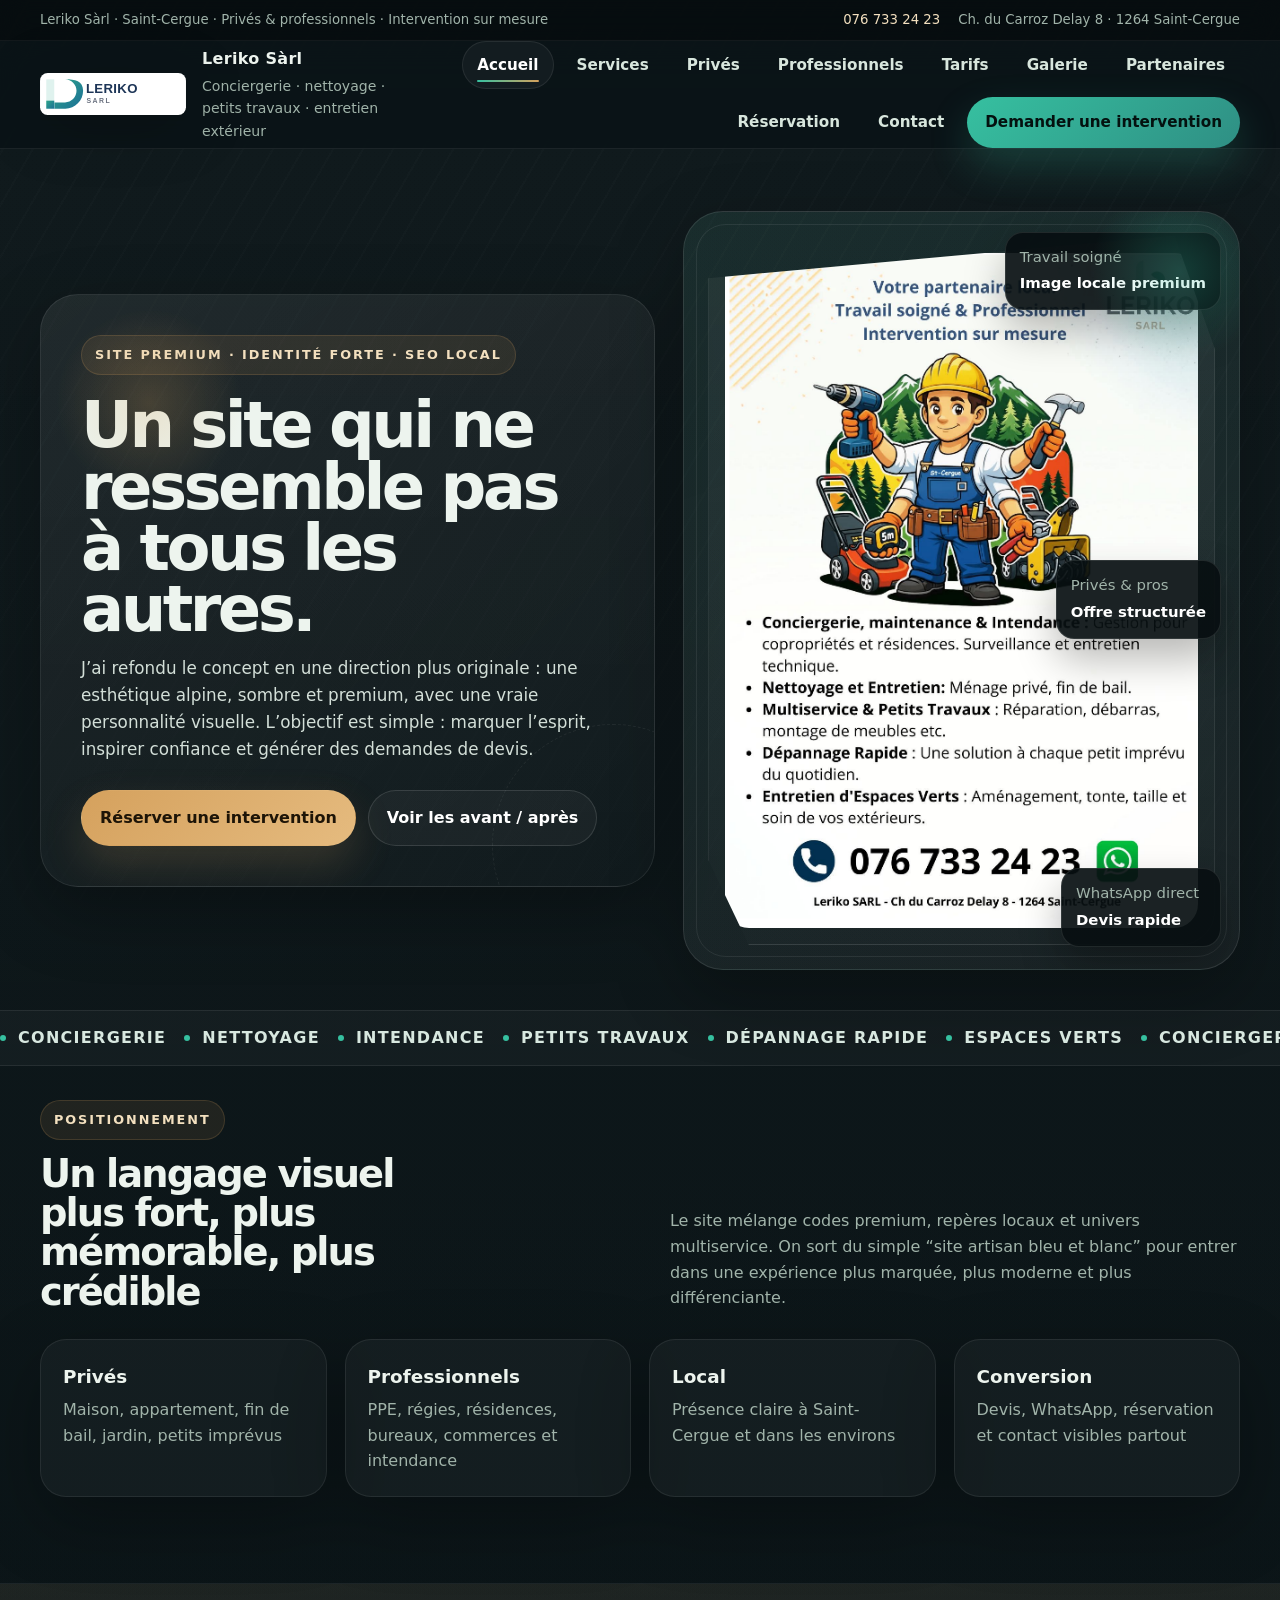
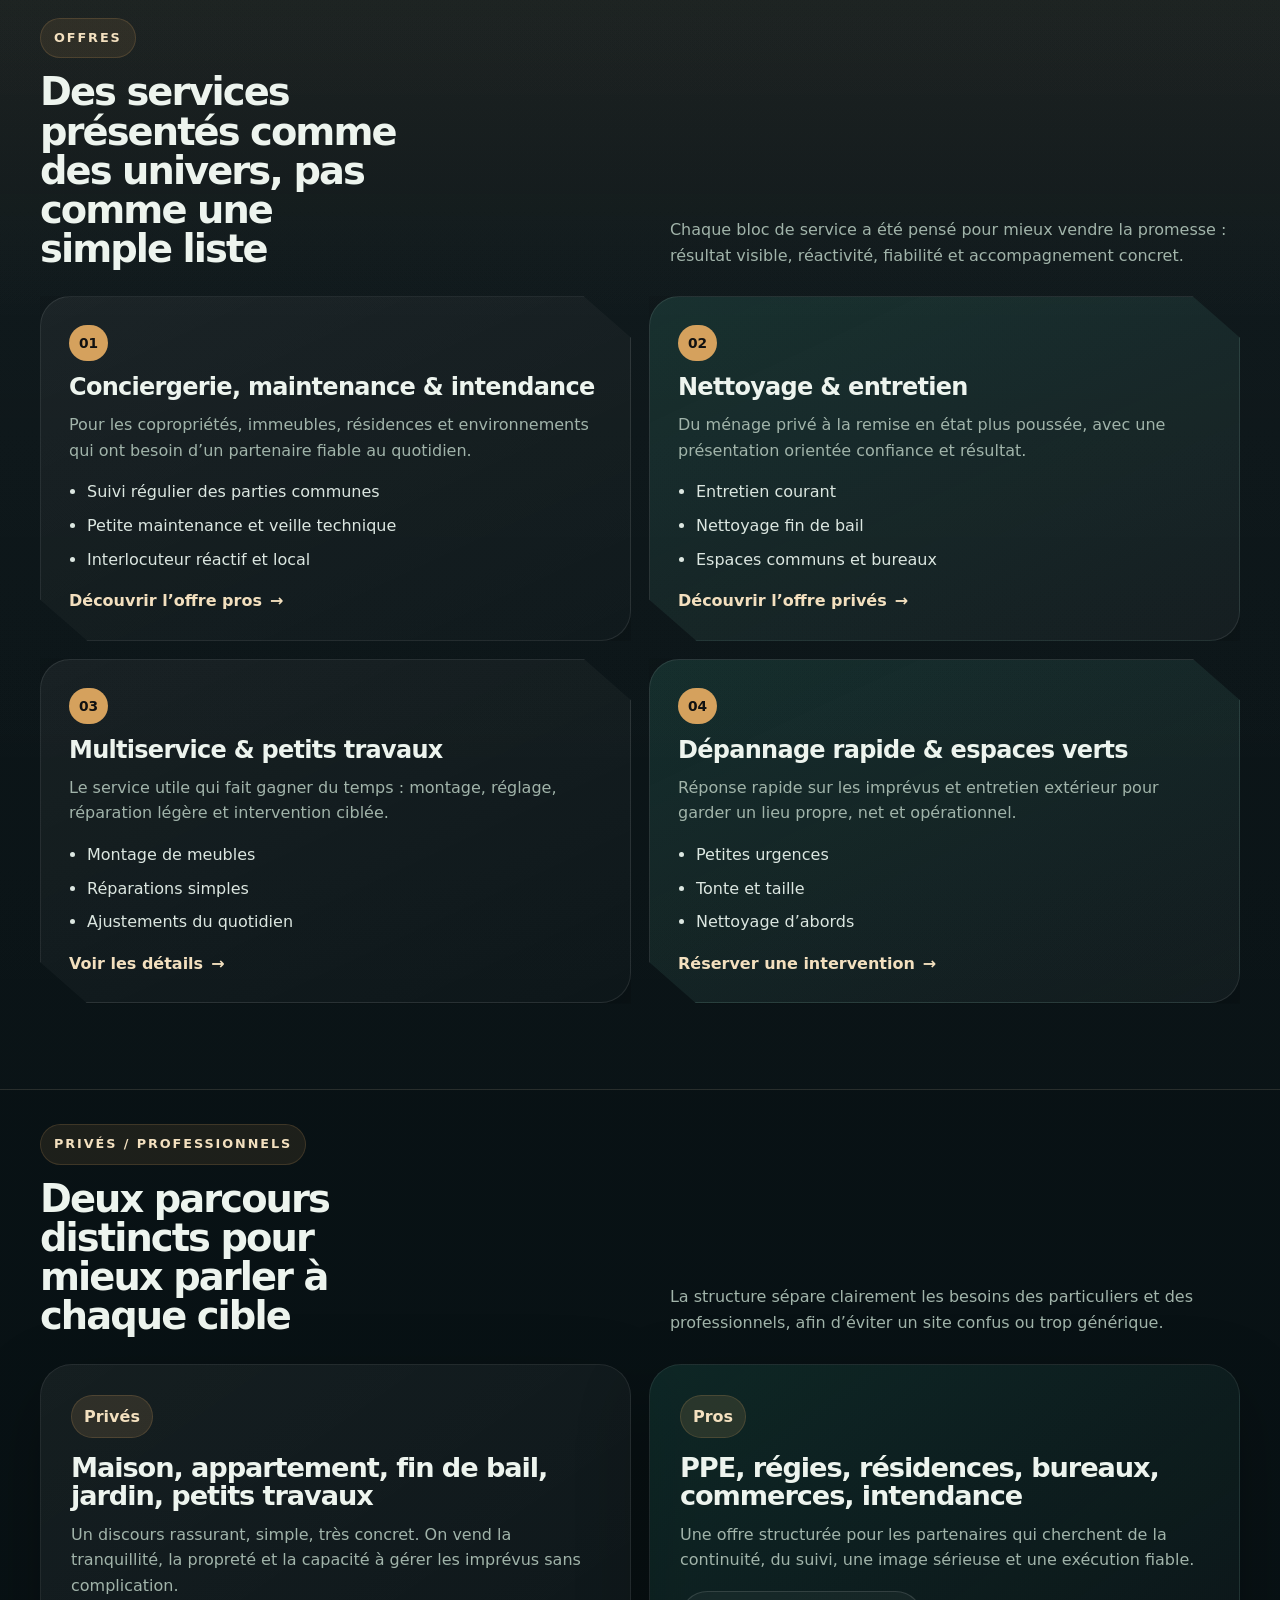
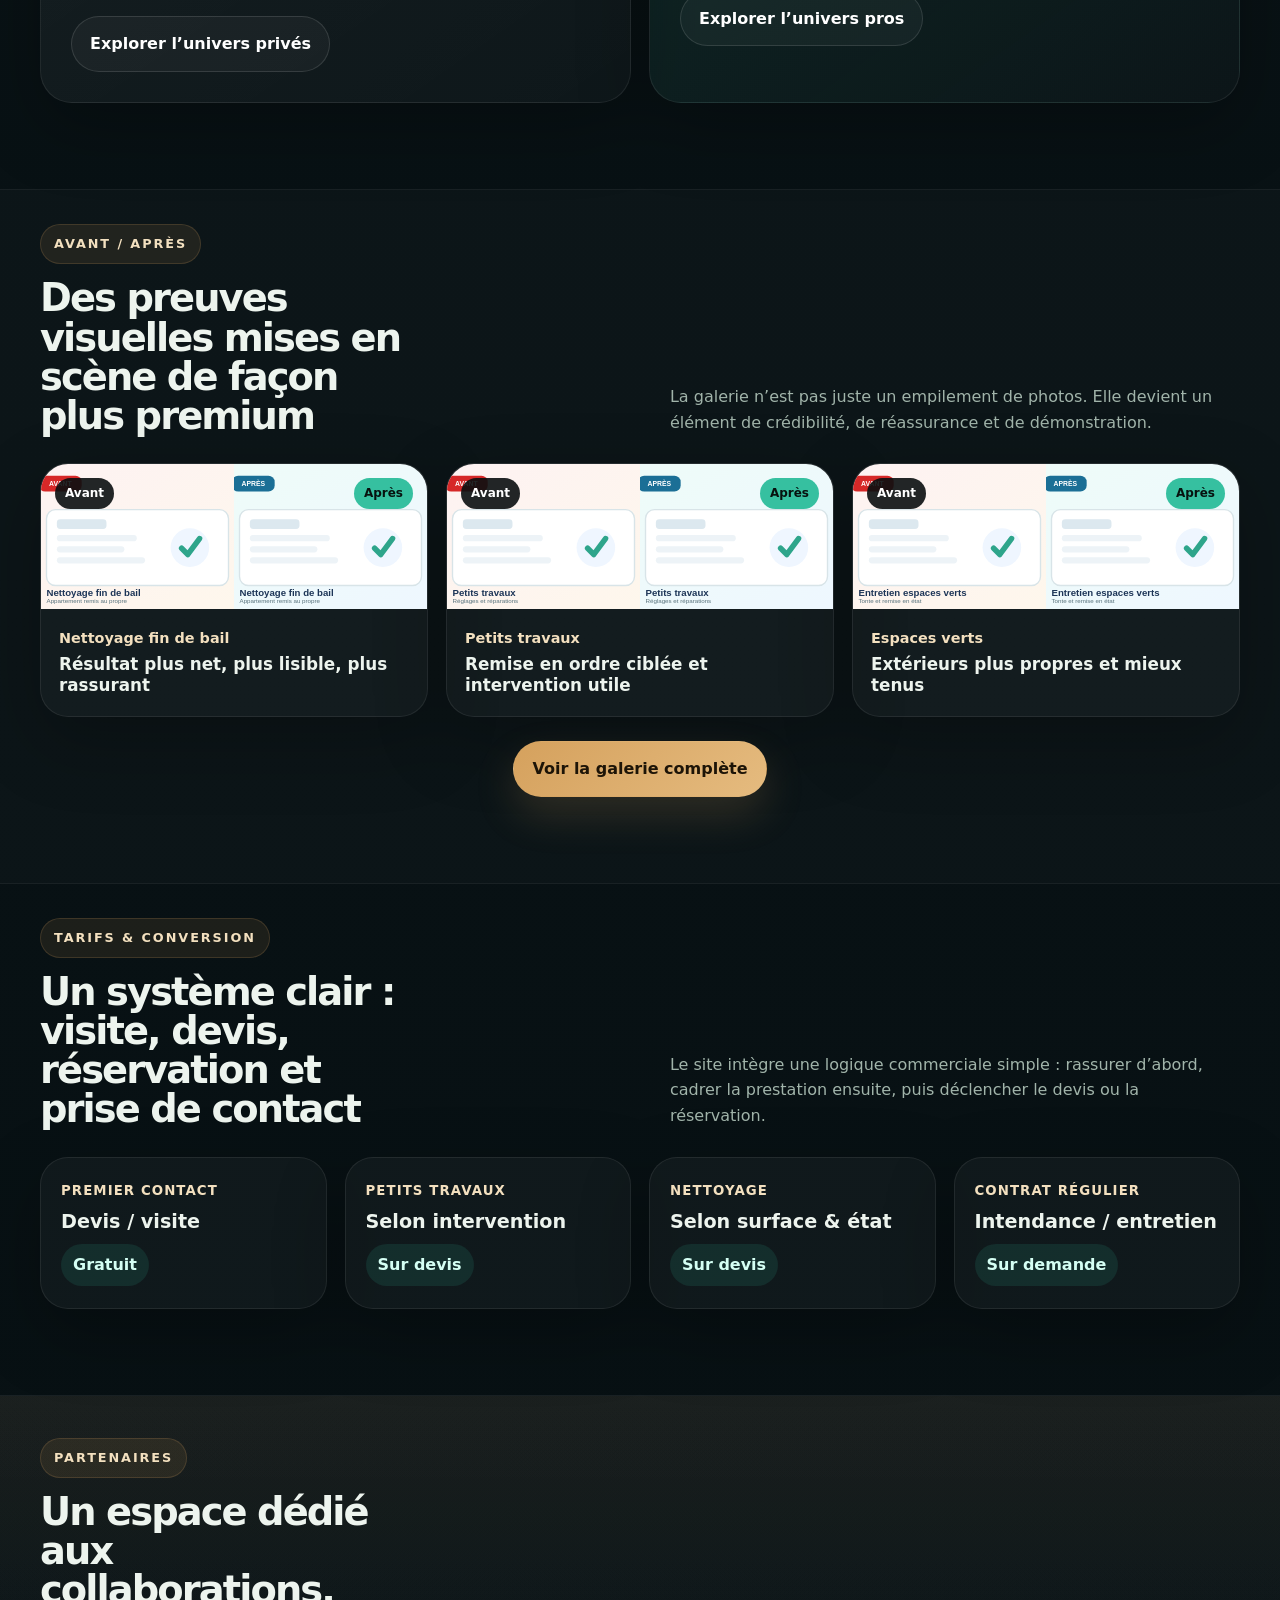
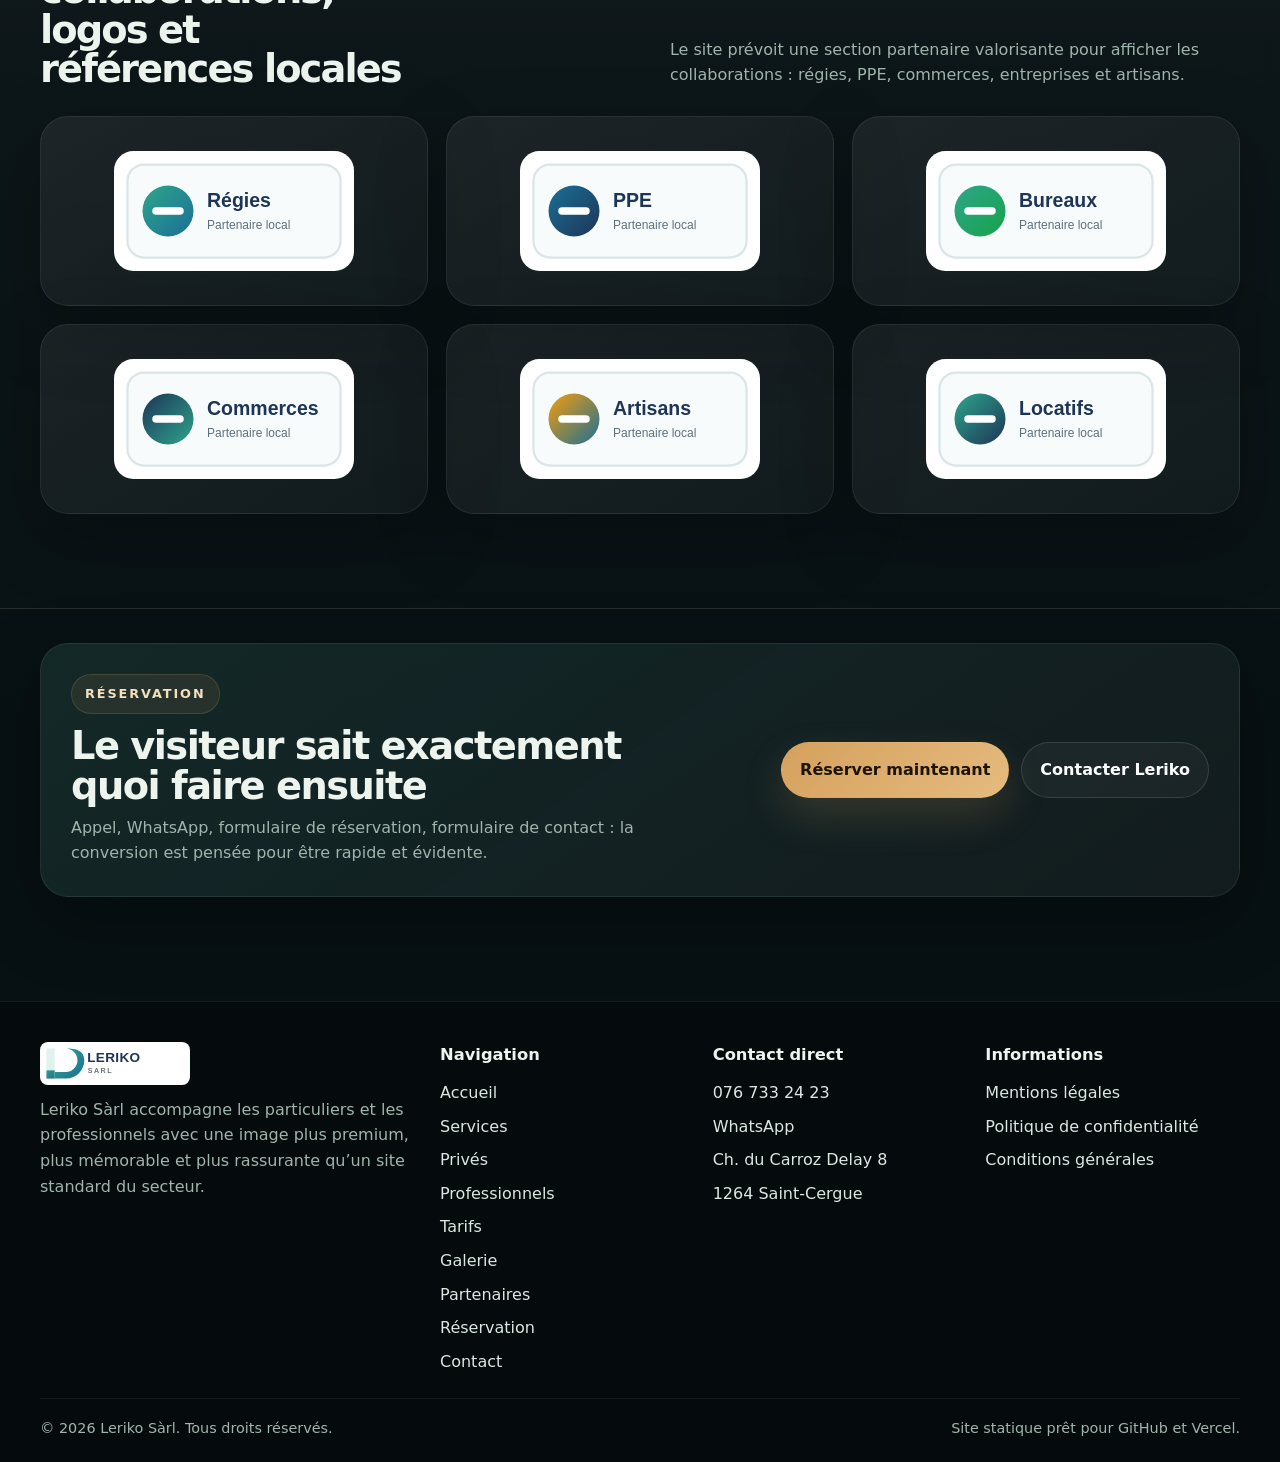
<file: index.html>
<!DOCTYPE html>
<html lang="fr">
<head>
  <meta charset="utf-8" />
  <meta name="viewport" content="width=device-width, initial-scale=1" />
  <title>Leriko Sàrl | Conciergerie, entretien, petits travaux et site premium à Saint-Cergue</title>
  <meta name="description" content="Site vitrine original pour Leriko Sàrl : conciergerie, nettoyage, petits travaux, dépannage rapide, espaces verts et offres pour privés et professionnels." />
  <meta name="theme-color" content="#091316" />
  <meta name="format-detection" content="telephone=no" />
  <meta property="og:title" content="Leriko Sàrl | Conciergerie, entretien, petits travaux et site premium à Saint-Cergue" />
  <meta property="og:description" content="Site vitrine original pour Leriko Sàrl : conciergerie, nettoyage, petits travaux, dépannage rapide, espaces verts et offres pour privés et professionnels." />
  <meta property="og:type" content="website" />
  <meta property="og:image" content="/assets/images/leriko-flyer-reference.png" />
  <link rel="icon" href="/assets/images/favicon.svg" type="image/svg+xml" />
  <link rel="preload" href="/assets/images/logo-leriko.svg" as="image" type="image/svg+xml" />
  <link rel="preload" href="/assets/images/leriko-flyer-reference.png" as="image" type="image/png" />
  <link rel="stylesheet" href="/assets/css/styles.css" />
  <script type="application/ld+json">{"@context": "https://schema.org", "@type": "LocalBusiness", "name": "Leriko Sàrl", "telephone": "076 733 24 23", "address": {"@type": "PostalAddress", "streetAddress": "Ch. du Carroz Delay 8", "postalCode": "1264", "addressLocality": "Saint-Cergue", "addressCountry": "CH"}, "areaServed": "Saint-Cergue, La Côte, Nyon et environs", "description": "Conciergerie, entretien, nettoyage, petits travaux, dépannage rapide et entretien extérieur pour privés et professionnels."}</script>
</head>
<body>
  <a class="skip-link" href="#contenu">Aller au contenu</a>
  <div class="topband">
    <div class="container topband-inner">
      <div class="topband-copy">Leriko Sàrl · Saint-Cergue · Privés & professionnels · Intervention sur mesure</div>
      <div class="topband-actions">
        <a href="tel:+41767332423">076 733 24 23</a>
        <span>Ch. du Carroz Delay 8 · 1264 Saint-Cergue</span>
      </div>
    </div>
  </div>
  <header class="site-header">
    <div class="container header-inner">
      <a class="brand" href="/">
        <img src="/assets/images/logo-leriko.svg" alt="Logo Leriko Sàrl" />
        <div class="brand-copy">
          <strong>Leriko Sàrl</strong>
          <span>Conciergerie · nettoyage · petits travaux · entretien extérieur</span>
        </div>
      </a>
      <button class="menu-toggle" type="button" aria-label="Ouvrir le menu" aria-expanded="false" data-menu-toggle>
        <span></span><span></span><span></span>
      </button>
      <nav class="nav" aria-label="Navigation principale" data-nav>
        <a href="/" aria-current="page">Accueil</a>
<a href="/services/">Services</a>
<a href="/particuliers/">Privés</a>
<a href="/professionnels/">Professionnels</a>
<a href="/tarifs/">Tarifs</a>
<a href="/galerie/">Galerie</a>
<a href="/partenaires/">Partenaires</a>
<a href="/reservation/">Réservation</a>
<a href="/contact/">Contact</a>
        <a class="nav-cta" href="/reservation/">Demander une intervention</a>
      </nav>
    </div>
  </header>
  <main id="contenu">
<section class="page-hero">
  <div class="container hero-layout">
    <div class="hero-copy">
      <span class="eyebrow">Site premium · identité forte · SEO local</span>
      <h1>Un site qui ne ressemble pas à tous les autres.</h1>
      <p class="hero-lead">J’ai refondu le concept en une direction plus originale : une esthétique alpine, sombre et premium, avec une vraie personnalité visuelle. L’objectif est simple : marquer l’esprit, inspirer confiance et générer des demandes de devis.</p>
      <div class="hero-actions"><a class="button" href="/reservation/">Réserver une intervention</a><a class="button-secondary" href="/galerie/">Voir les avant / après</a></div>
    </div>
    <div class="hero-stage">
  <div class="hero-frame">
    <img src="/assets/images/leriko-flyer-reference.png" alt="Visuel Leriko Sàrl" />
  </div>
  <div class="float-card top">Travail soigné<br><strong>Image locale premium</strong></div>
  <div class="float-card mid">Privés & pros<br><strong>Offre structurée</strong></div>
  <div class="float-card bottom">WhatsApp direct<br><strong>Devis rapide</strong></div>
</div>
  </div>
</section><section class="service-marquee">
  <div class="marquee-track">
    <span>Conciergerie</span><span>Nettoyage</span><span>Intendance</span><span>Petits travaux</span><span>Dépannage rapide</span><span>Espaces verts</span>
    <span>Conciergerie</span><span>Nettoyage</span><span>Intendance</span><span>Petits travaux</span><span>Dépannage rapide</span><span>Espaces verts</span>
  </div>
</section>

<section class="section">
  <div class="container section-head split">
    <div>
      <span class="eyebrow">Positionnement</span>
      <h2>Un langage visuel plus fort, plus mémorable, plus crédible</h2>
    </div>
    <p>Le site mélange codes premium, repères locaux et univers multiservice. On sort du simple “site artisan bleu et blanc” pour entrer dans une expérience plus marquée, plus moderne et plus différenciante.</p>
  </div>
  <div class="container metrics-grid">
    <article class="metric-card"><strong>Privés</strong><span>Maison, appartement, fin de bail, jardin, petits imprévus</span></article>
    <article class="metric-card"><strong>Professionnels</strong><span>PPE, régies, résidences, bureaux, commerces et intendance</span></article>
    <article class="metric-card"><strong>Local</strong><span>Présence claire à Saint-Cergue et dans les environs</span></article>
    <article class="metric-card"><strong>Conversion</strong><span>Devis, WhatsApp, réservation et contact visibles partout</span></article>
  </div>
</section>

<section class="section section-dark">
  <div class="container section-head split">
    <div>
      <span class="eyebrow">Offres</span>
      <h2>Des services présentés comme des univers, pas comme une simple liste</h2>
    </div>
    <p>Chaque bloc de service a été pensé pour mieux vendre la promesse : résultat visible, réactivité, fiabilité et accompagnement concret.</p>
  </div>
  <div class="container service-showcase">
    <article class="cut-card">
      <span class="card-tag">01</span>
      <h3>Conciergerie, maintenance & intendance</h3>
      <p>Pour les copropriétés, immeubles, résidences et environnements qui ont besoin d’un partenaire fiable au quotidien.</p>
      <ul class="styled-list">
        <li>Suivi régulier des parties communes</li>
        <li>Petite maintenance et veille technique</li>
        <li>Interlocuteur réactif et local</li>
      </ul>
      <a class="inline-link" href="/professionnels/">Découvrir l’offre pros</a>
    </article>
    <article class="cut-card accent">
      <span class="card-tag">02</span>
      <h3>Nettoyage & entretien</h3>
      <p>Du ménage privé à la remise en état plus poussée, avec une présentation orientée confiance et résultat.</p>
      <ul class="styled-list">
        <li>Entretien courant</li>
        <li>Nettoyage fin de bail</li>
        <li>Espaces communs et bureaux</li>
      </ul>
      <a class="inline-link" href="/particuliers/">Découvrir l’offre privés</a>
    </article>
    <article class="cut-card">
      <span class="card-tag">03</span>
      <h3>Multiservice & petits travaux</h3>
      <p>Le service utile qui fait gagner du temps : montage, réglage, réparation légère et intervention ciblée.</p>
      <ul class="styled-list">
        <li>Montage de meubles</li>
        <li>Réparations simples</li>
        <li>Ajustements du quotidien</li>
      </ul>
      <a class="inline-link" href="/services/">Voir les détails</a>
    </article>
    <article class="cut-card accent">
      <span class="card-tag">04</span>
      <h3>Dépannage rapide & espaces verts</h3>
      <p>Réponse rapide sur les imprévus et entretien extérieur pour garder un lieu propre, net et opérationnel.</p>
      <ul class="styled-list">
        <li>Petites urgences</li>
        <li>Tonte et taille</li>
        <li>Nettoyage d’abords</li>
      </ul>
      <a class="inline-link" href="/reservation/">Réserver une intervention</a>
    </article>
  </div>
</section>

<section class="section">
  <div class="container section-head split">
    <div>
      <span class="eyebrow">Privés / Professionnels</span>
      <h2>Deux parcours distincts pour mieux parler à chaque cible</h2>
    </div>
    <p>La structure sépare clairement les besoins des particuliers et des professionnels, afin d’éviter un site confus ou trop générique.</p>
  </div>
  <div class="container audience-grid">
    <article class="audience-card">
      <div class="audience-no">Privés</div>
      <h3>Maison, appartement, fin de bail, jardin, petits travaux</h3>
      <p>Un discours rassurant, simple, très concret. On vend la tranquillité, la propreté et la capacité à gérer les imprévus sans complication.</p>
      <a class="button-secondary" href="/particuliers/">Explorer l’univers privés</a>
    </article>
    <article class="audience-card pro">
      <div class="audience-no">Pros</div>
      <h3>PPE, régies, résidences, bureaux, commerces, intendance</h3>
      <p>Une offre structurée pour les partenaires qui cherchent de la continuité, du suivi, une image sérieuse et une exécution fiable.</p>
      <a class="button-secondary" href="/professionnels/">Explorer l’univers pros</a>
    </article>
  </div>
</section>

<section class="section section-tinted">
  <div class="container section-head split">
    <div>
      <span class="eyebrow">Avant / Après</span>
      <h2>Des preuves visuelles mises en scène de façon plus premium</h2>
    </div>
    <p>La galerie n’est pas juste un empilement de photos. Elle devient un élément de crédibilité, de réassurance et de démonstration.</p>
  </div>
  <div class="container gallery-showcase">
    <article class="beforeafter-card">
      <div class="ba-grid">
        <img src="/assets/images/gallery/before-1.svg" alt="Avant nettoyage" />
        <img src="/assets/images/gallery/after-1.svg" alt="Après nettoyage" />
      </div>
      <div class="ba-meta"><span>Nettoyage fin de bail</span><strong>Résultat plus net, plus lisible, plus rassurant</strong></div>
    </article>
    <article class="beforeafter-card">
      <div class="ba-grid">
        <img src="/assets/images/gallery/before-2.svg" alt="Avant petits travaux" />
        <img src="/assets/images/gallery/after-2.svg" alt="Après petits travaux" />
      </div>
      <div class="ba-meta"><span>Petits travaux</span><strong>Remise en ordre ciblée et intervention utile</strong></div>
    </article>
    <article class="beforeafter-card">
      <div class="ba-grid">
        <img src="/assets/images/gallery/before-3.svg" alt="Avant espaces verts" />
        <img src="/assets/images/gallery/after-3.svg" alt="Après espaces verts" />
      </div>
      <div class="ba-meta"><span>Espaces verts</span><strong>Extérieurs plus propres et mieux tenus</strong></div>
    </article>
  </div>
  <div class="container center-row">
    <a class="button" href="/galerie/">Voir la galerie complète</a>
  </div>
</section>

<section class="section">
  <div class="container section-head split">
    <div>
      <span class="eyebrow">Tarifs & conversion</span>
      <h2>Un système clair : visite, devis, réservation et prise de contact</h2>
    </div>
    <p>Le site intègre une logique commerciale simple : rassurer d’abord, cadrer la prestation ensuite, puis déclencher le devis ou la réservation.</p>
  </div>
  <div class="container tariff-strip">
    <article class="tariff-card"><small>Premier contact</small><strong>Devis / visite</strong><span>Gratuit</span></article>
    <article class="tariff-card"><small>Petits travaux</small><strong>Selon intervention</strong><span>Sur devis</span></article>
    <article class="tariff-card"><small>Nettoyage</small><strong>Selon surface & état</strong><span>Sur devis</span></article>
    <article class="tariff-card"><small>Contrat régulier</small><strong>Intendance / entretien</strong><span>Sur demande</span></article>
  </div>
</section>

<section class="section section-dark">
  <div class="container partner-shell">
    <div class="section-head split">
      <div>
        <span class="eyebrow">Partenaires</span>
        <h2>Un espace dédié aux collaborations, logos et références locales</h2>
      </div>
      <p>Le site prévoit une section partenaire valorisante pour afficher les collaborations : régies, PPE, commerces, entreprises et artisans.</p>
    </div>
    <div class="partner-grid">
      <article class="partner-card"><img src="/assets/images/partners/partner-1.svg" alt="Logo partenaire régie" /></article>
      <article class="partner-card"><img src="/assets/images/partners/partner-2.svg" alt="Logo partenaire PPE" /></article>
      <article class="partner-card"><img src="/assets/images/partners/partner-3.svg" alt="Logo partenaire bureau" /></article>
      <article class="partner-card"><img src="/assets/images/partners/partner-4.svg" alt="Logo partenaire commerce" /></article>
      <article class="partner-card"><img src="/assets/images/partners/partner-5.svg" alt="Logo partenaire artisan" /></article>
      <article class="partner-card"><img src="/assets/images/partners/partner-6.svg" alt="Logo partenaire résidence" /></article>
    </div>
  </div>
</section>

<section class="section">
  <div class="container cta-panel">
    <div>
      <span class="eyebrow">Réservation</span>
      <h2>Le visiteur sait exactement quoi faire ensuite</h2>
      <p>Appel, WhatsApp, formulaire de réservation, formulaire de contact : la conversion est pensée pour être rapide et évidente.</p>
    </div>
    <div class="cta-actions">
      <a class="button" href="/reservation/">Réserver maintenant</a>
      <a class="button-secondary" href="/contact/">Contacter Leriko</a>
    </div>
  </div>
</section>

  </main>
  <footer class="site-footer">
    <div class="container footer-grid">
      <div class="footer-brand">
        <img src="/assets/images/logo-leriko.svg" alt="Logo Leriko Sàrl" />
        <p>Leriko Sàrl accompagne les particuliers et les professionnels avec une image plus premium, plus mémorable et plus rassurante qu’un site standard du secteur.</p>
      </div>
      <div>
        <h3>Navigation</h3>
        <ul class="footer-list">
          <li><a href="/">Accueil</a></li>
<li><a href="/services/">Services</a></li>
<li><a href="/particuliers/">Privés</a></li>
<li><a href="/professionnels/">Professionnels</a></li>
<li><a href="/tarifs/">Tarifs</a></li>
<li><a href="/galerie/">Galerie</a></li>
<li><a href="/partenaires/">Partenaires</a></li>
<li><a href="/reservation/">Réservation</a></li>
<li><a href="/contact/">Contact</a></li>
        </ul>
      </div>
      <div>
        <h3>Contact direct</h3>
        <ul class="footer-list">
          <li><a href="tel:+41767332423">076 733 24 23</a></li>
          <li><a href="https://wa.me/41767332423" target="_blank" rel="noopener noreferrer">WhatsApp</a></li>
          <li>Ch. du Carroz Delay 8</li>
          <li>1264 Saint-Cergue</li>
        </ul>
      </div>
      <div>
        <h3>Informations</h3>
        <ul class="footer-list">
          <li><a href="/mentions-legales/">Mentions légales</a></li>
          <li><a href="/politique-confidentialite/">Politique de confidentialité</a></li>
          <li><a href="/conditions-generales/">Conditions générales</a></li>
        </ul>
      </div>
    </div>
    <div class="container footer-bottom">
      <span>© <span data-year></span> Leriko Sàrl. Tous droits réservés.</span>
      <span>Site statique prêt pour GitHub et Vercel.</span>
    </div>
  </footer>
  <script src="/assets/js/main.js"></script>
  <script src="/assets/js/forms.js"></script>
</body>
</html>
</file>
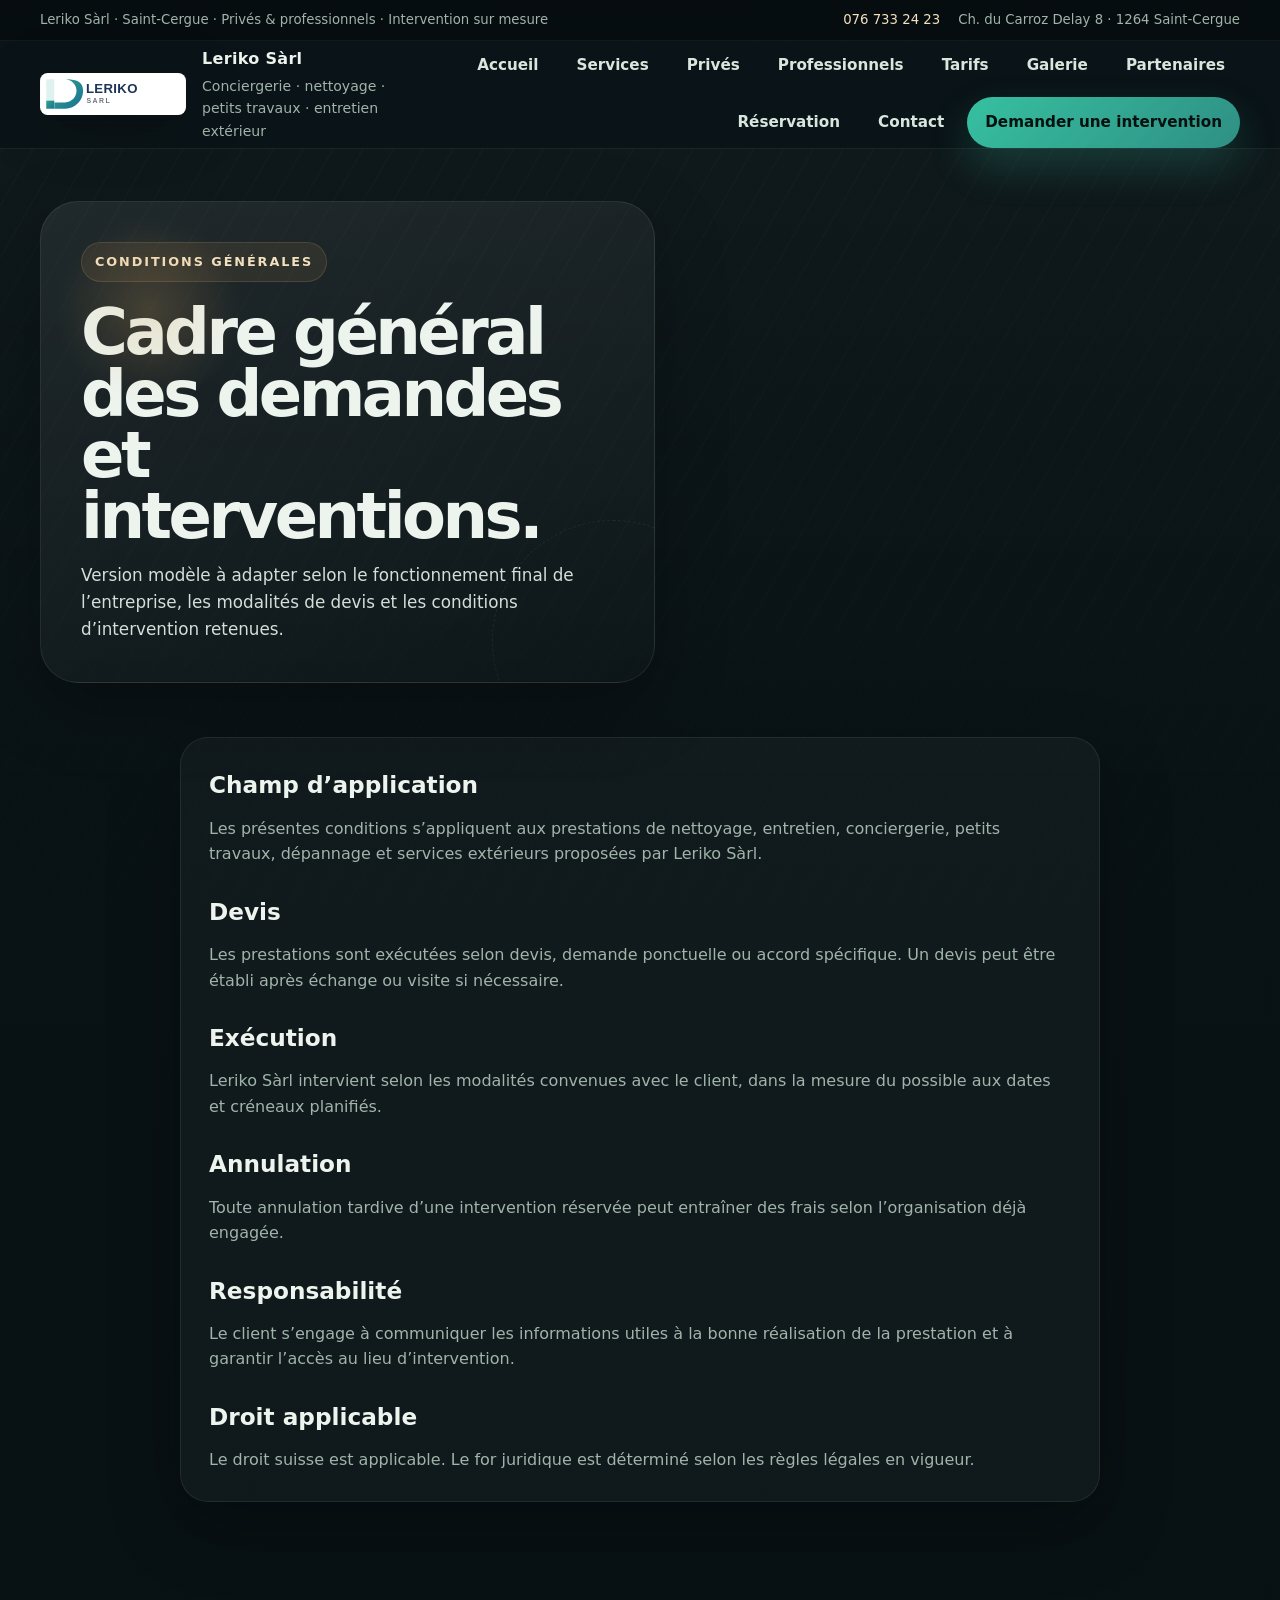
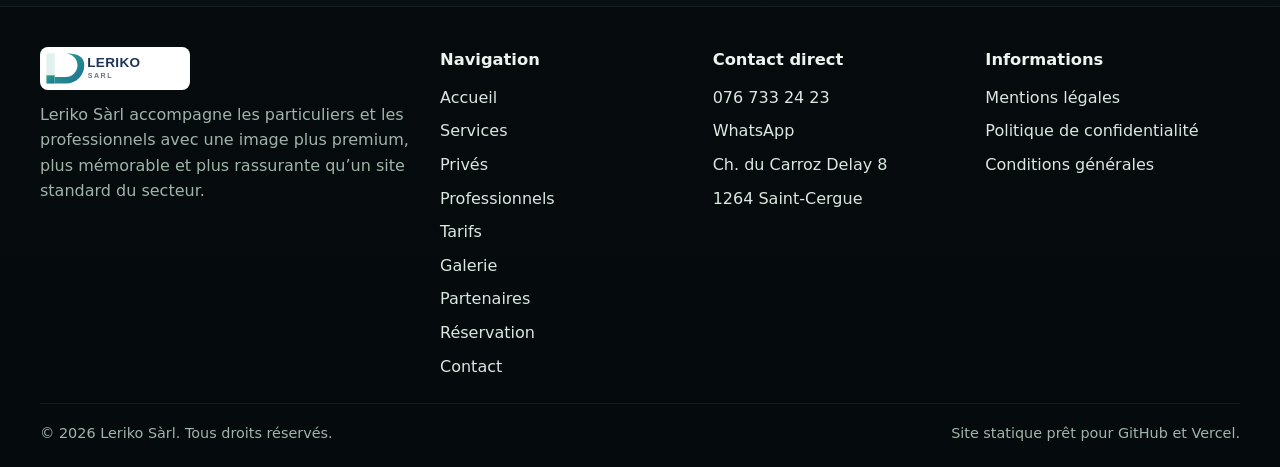
<file: conditions-generales/index.html>
<!DOCTYPE html>
<html lang="fr">
<head>
  <meta charset="utf-8" />
  <meta name="viewport" content="width=device-width, initial-scale=1" />
  <title>Conditions générales | Leriko Sàrl</title>
  <meta name="description" content="Conditions générales de Leriko Sàrl." />
  <meta name="theme-color" content="#091316" />
  <meta name="format-detection" content="telephone=no" />
  <meta property="og:title" content="Conditions générales | Leriko Sàrl" />
  <meta property="og:description" content="Conditions générales de Leriko Sàrl." />
  <meta property="og:type" content="website" />
  <meta property="og:image" content="/assets/images/leriko-flyer-reference.png" />
  <link rel="icon" href="/assets/images/favicon.svg" type="image/svg+xml" />
  <link rel="preload" href="/assets/images/logo-leriko.svg" as="image" type="image/svg+xml" />
  <link rel="preload" href="/assets/images/leriko-flyer-reference.png" as="image" type="image/png" />
  <link rel="stylesheet" href="/assets/css/styles.css" />
  <script type="application/ld+json">{"@context": "https://schema.org", "@type": "LocalBusiness", "name": "Leriko Sàrl", "telephone": "076 733 24 23", "address": {"@type": "PostalAddress", "streetAddress": "Ch. du Carroz Delay 8", "postalCode": "1264", "addressLocality": "Saint-Cergue", "addressCountry": "CH"}, "areaServed": "Saint-Cergue, La Côte, Nyon et environs", "description": "Conciergerie, entretien, nettoyage, petits travaux, dépannage rapide et entretien extérieur pour privés et professionnels."}</script>
</head>
<body>
  <a class="skip-link" href="#contenu">Aller au contenu</a>
  <div class="topband">
    <div class="container topband-inner">
      <div class="topband-copy">Leriko Sàrl · Saint-Cergue · Privés & professionnels · Intervention sur mesure</div>
      <div class="topband-actions">
        <a href="tel:+41767332423">076 733 24 23</a>
        <span>Ch. du Carroz Delay 8 · 1264 Saint-Cergue</span>
      </div>
    </div>
  </div>
  <header class="site-header">
    <div class="container header-inner">
      <a class="brand" href="/">
        <img src="/assets/images/logo-leriko.svg" alt="Logo Leriko Sàrl" />
        <div class="brand-copy">
          <strong>Leriko Sàrl</strong>
          <span>Conciergerie · nettoyage · petits travaux · entretien extérieur</span>
        </div>
      </a>
      <button class="menu-toggle" type="button" aria-label="Ouvrir le menu" aria-expanded="false" data-menu-toggle>
        <span></span><span></span><span></span>
      </button>
      <nav class="nav" aria-label="Navigation principale" data-nav>
        <a href="/">Accueil</a>
<a href="/services/">Services</a>
<a href="/particuliers/">Privés</a>
<a href="/professionnels/">Professionnels</a>
<a href="/tarifs/">Tarifs</a>
<a href="/galerie/">Galerie</a>
<a href="/partenaires/">Partenaires</a>
<a href="/reservation/">Réservation</a>
<a href="/contact/">Contact</a>
        <a class="nav-cta" href="/reservation/">Demander une intervention</a>
      </nav>
    </div>
  </header>
  <main id="contenu">
<section class="page-hero compact">
  <div class="container hero-layout">
    <div class="hero-copy">
      <span class="eyebrow">Conditions générales</span>
      <h1>Cadre général des demandes et interventions.</h1>
      <p class="hero-lead">Version modèle à adapter selon le fonctionnement final de l’entreprise, les modalités de devis et les conditions d’intervention retenues.</p>
      
    </div>
    
  </div>
</section><section class="section">
  <div class="container legal-panel">
    <h2>Champ d’application</h2>
    <p>Les présentes conditions s’appliquent aux prestations de nettoyage, entretien, conciergerie, petits travaux, dépannage et services extérieurs proposées par Leriko Sàrl.</p>
    <h2>Devis</h2>
    <p>Les prestations sont exécutées selon devis, demande ponctuelle ou accord spécifique. Un devis peut être établi après échange ou visite si nécessaire.</p>
    <h2>Exécution</h2>
    <p>Leriko Sàrl intervient selon les modalités convenues avec le client, dans la mesure du possible aux dates et créneaux planifiés.</p>
    <h2>Annulation</h2>
    <p>Toute annulation tardive d’une intervention réservée peut entraîner des frais selon l’organisation déjà engagée.</p>
    <h2>Responsabilité</h2>
    <p>Le client s’engage à communiquer les informations utiles à la bonne réalisation de la prestation et à garantir l’accès au lieu d’intervention.</p>
    <h2>Droit applicable</h2>
    <p>Le droit suisse est applicable. Le for juridique est déterminé selon les règles légales en vigueur.</p>
  </div>
</section>

  </main>
  <footer class="site-footer">
    <div class="container footer-grid">
      <div class="footer-brand">
        <img src="/assets/images/logo-leriko.svg" alt="Logo Leriko Sàrl" />
        <p>Leriko Sàrl accompagne les particuliers et les professionnels avec une image plus premium, plus mémorable et plus rassurante qu’un site standard du secteur.</p>
      </div>
      <div>
        <h3>Navigation</h3>
        <ul class="footer-list">
          <li><a href="/">Accueil</a></li>
<li><a href="/services/">Services</a></li>
<li><a href="/particuliers/">Privés</a></li>
<li><a href="/professionnels/">Professionnels</a></li>
<li><a href="/tarifs/">Tarifs</a></li>
<li><a href="/galerie/">Galerie</a></li>
<li><a href="/partenaires/">Partenaires</a></li>
<li><a href="/reservation/">Réservation</a></li>
<li><a href="/contact/">Contact</a></li>
        </ul>
      </div>
      <div>
        <h3>Contact direct</h3>
        <ul class="footer-list">
          <li><a href="tel:+41767332423">076 733 24 23</a></li>
          <li><a href="https://wa.me/41767332423" target="_blank" rel="noopener noreferrer">WhatsApp</a></li>
          <li>Ch. du Carroz Delay 8</li>
          <li>1264 Saint-Cergue</li>
        </ul>
      </div>
      <div>
        <h3>Informations</h3>
        <ul class="footer-list">
          <li><a href="/mentions-legales/">Mentions légales</a></li>
          <li><a href="/politique-confidentialite/">Politique de confidentialité</a></li>
          <li><a href="/conditions-generales/">Conditions générales</a></li>
        </ul>
      </div>
    </div>
    <div class="container footer-bottom">
      <span>© <span data-year></span> Leriko Sàrl. Tous droits réservés.</span>
      <span>Site statique prêt pour GitHub et Vercel.</span>
    </div>
  </footer>
  <script src="/assets/js/main.js"></script>
  <script src="/assets/js/forms.js"></script>
</body>
</html>
</file>
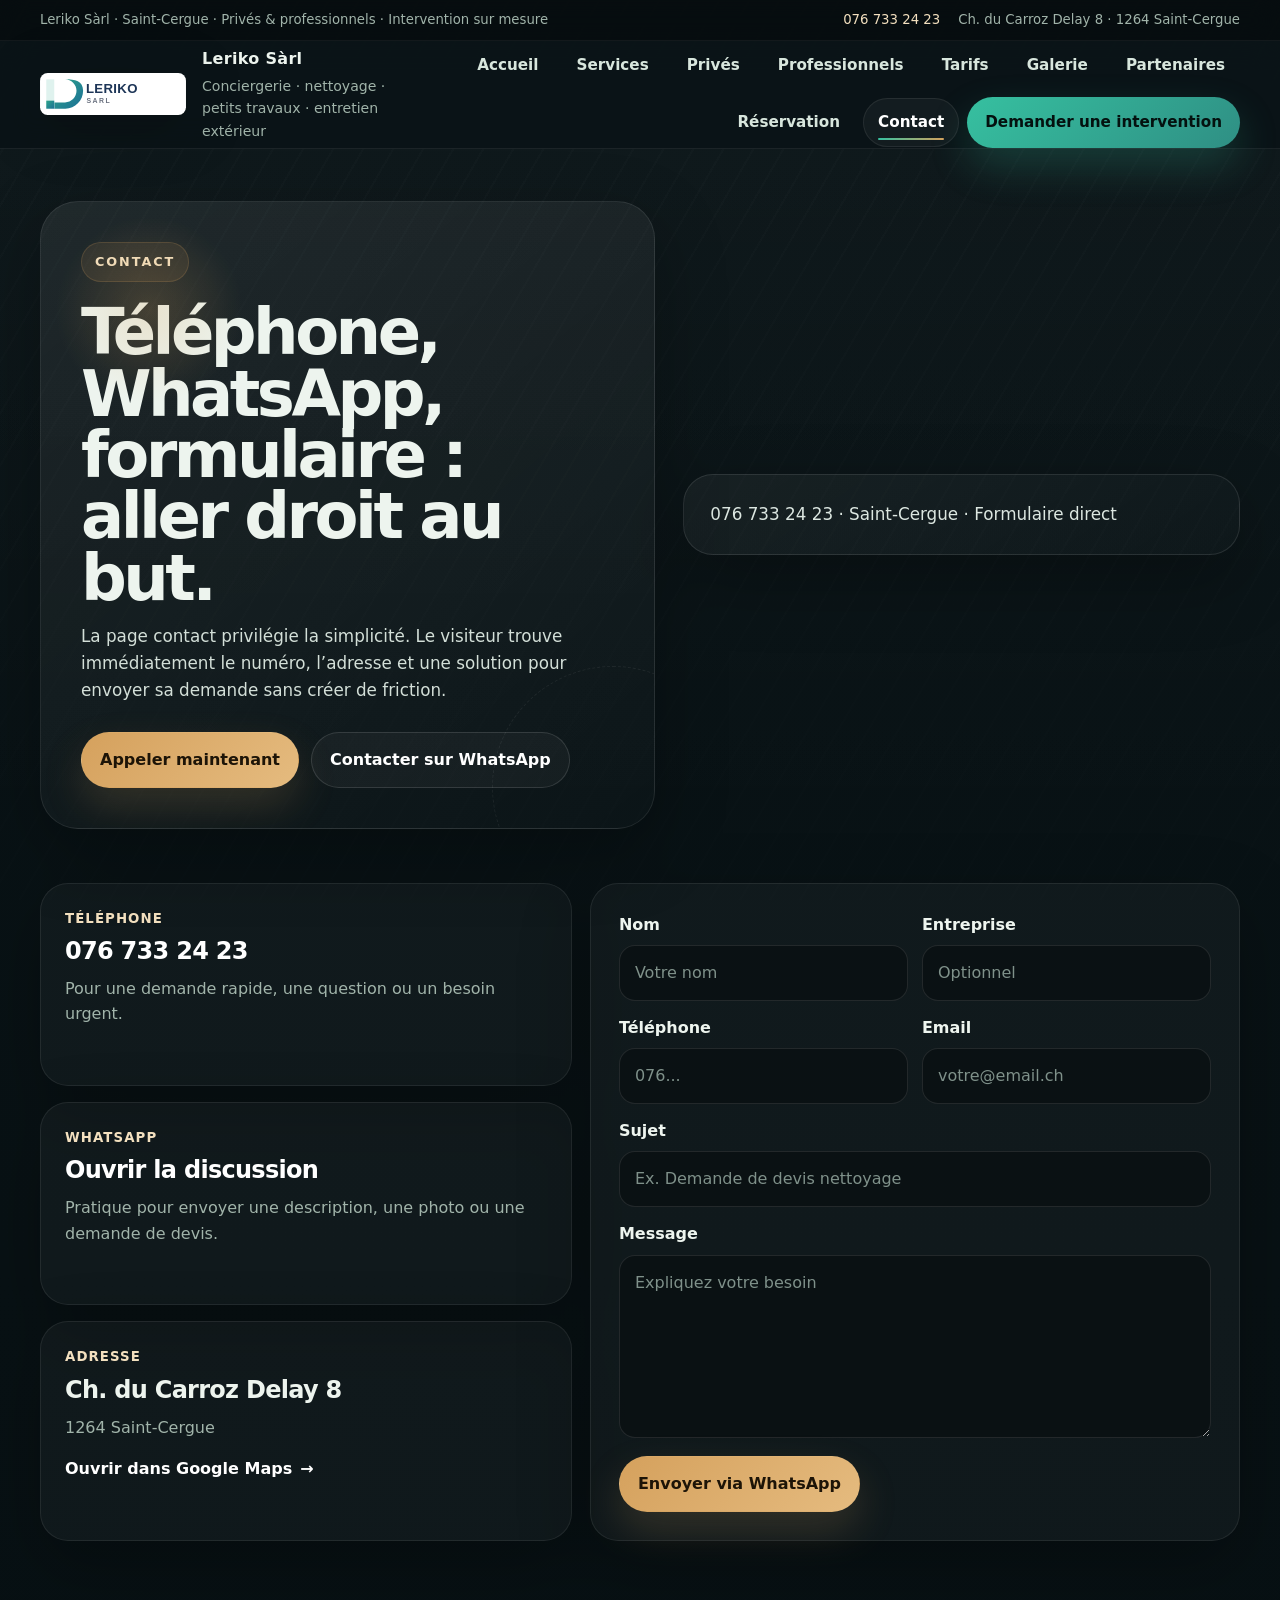
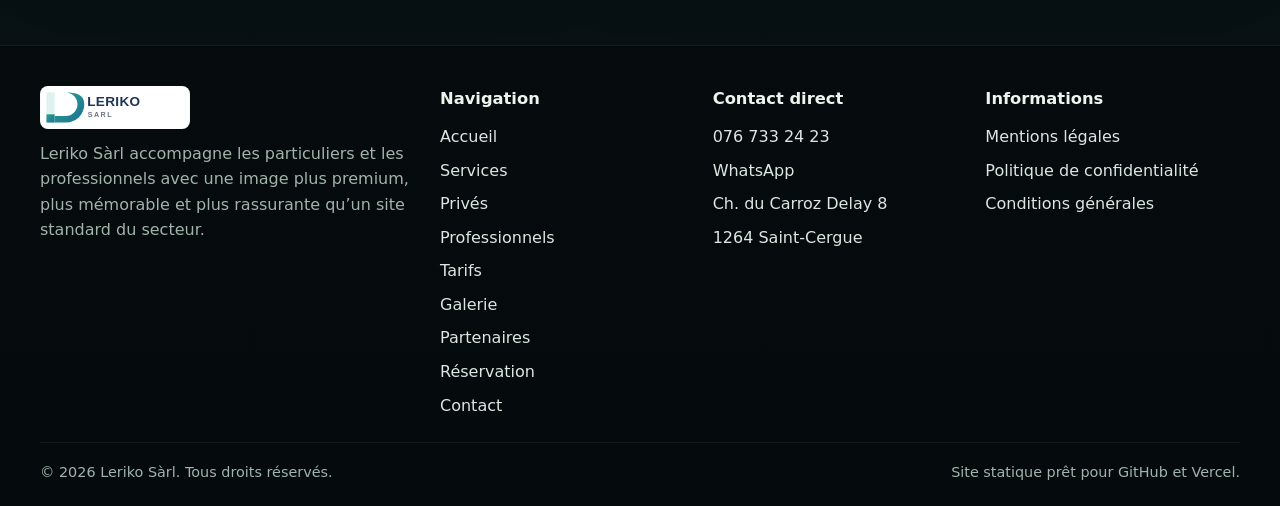
<file: contact/index.html>
<!DOCTYPE html>
<html lang="fr">
<head>
  <meta charset="utf-8" />
  <meta name="viewport" content="width=device-width, initial-scale=1" />
  <title>Contact | Leriko Sàrl</title>
  <meta name="description" content="Téléphone, WhatsApp, adresse et formulaire de contact Leriko Sàrl." />
  <meta name="theme-color" content="#091316" />
  <meta name="format-detection" content="telephone=no" />
  <meta property="og:title" content="Contact | Leriko Sàrl" />
  <meta property="og:description" content="Téléphone, WhatsApp, adresse et formulaire de contact Leriko Sàrl." />
  <meta property="og:type" content="website" />
  <meta property="og:image" content="/assets/images/leriko-flyer-reference.png" />
  <link rel="icon" href="/assets/images/favicon.svg" type="image/svg+xml" />
  <link rel="preload" href="/assets/images/logo-leriko.svg" as="image" type="image/svg+xml" />
  <link rel="preload" href="/assets/images/leriko-flyer-reference.png" as="image" type="image/png" />
  <link rel="stylesheet" href="/assets/css/styles.css" />
  <script type="application/ld+json">{"@context": "https://schema.org", "@type": "LocalBusiness", "name": "Leriko Sàrl", "telephone": "076 733 24 23", "address": {"@type": "PostalAddress", "streetAddress": "Ch. du Carroz Delay 8", "postalCode": "1264", "addressLocality": "Saint-Cergue", "addressCountry": "CH"}, "areaServed": "Saint-Cergue, La Côte, Nyon et environs", "description": "Conciergerie, entretien, nettoyage, petits travaux, dépannage rapide et entretien extérieur pour privés et professionnels."}</script>
</head>
<body>
  <a class="skip-link" href="#contenu">Aller au contenu</a>
  <div class="topband">
    <div class="container topband-inner">
      <div class="topband-copy">Leriko Sàrl · Saint-Cergue · Privés & professionnels · Intervention sur mesure</div>
      <div class="topband-actions">
        <a href="tel:+41767332423">076 733 24 23</a>
        <span>Ch. du Carroz Delay 8 · 1264 Saint-Cergue</span>
      </div>
    </div>
  </div>
  <header class="site-header">
    <div class="container header-inner">
      <a class="brand" href="/">
        <img src="/assets/images/logo-leriko.svg" alt="Logo Leriko Sàrl" />
        <div class="brand-copy">
          <strong>Leriko Sàrl</strong>
          <span>Conciergerie · nettoyage · petits travaux · entretien extérieur</span>
        </div>
      </a>
      <button class="menu-toggle" type="button" aria-label="Ouvrir le menu" aria-expanded="false" data-menu-toggle>
        <span></span><span></span><span></span>
      </button>
      <nav class="nav" aria-label="Navigation principale" data-nav>
        <a href="/">Accueil</a>
<a href="/services/">Services</a>
<a href="/particuliers/">Privés</a>
<a href="/professionnels/">Professionnels</a>
<a href="/tarifs/">Tarifs</a>
<a href="/galerie/">Galerie</a>
<a href="/partenaires/">Partenaires</a>
<a href="/reservation/">Réservation</a>
<a href="/contact/" aria-current="page">Contact</a>
        <a class="nav-cta" href="/reservation/">Demander une intervention</a>
      </nav>
    </div>
  </header>
  <main id="contenu">
<section class="page-hero compact">
  <div class="container hero-layout">
    <div class="hero-copy">
      <span class="eyebrow">Contact</span>
      <h1>Téléphone, WhatsApp, formulaire : aller droit au but.</h1>
      <p class="hero-lead">La page contact privilégie la simplicité. Le visiteur trouve immédiatement le numéro, l’adresse et une solution pour envoyer sa demande sans créer de friction.</p>
      <div class="hero-actions"><a class="button" href="tel:+41767332423">Appeler maintenant</a><a class="button-secondary" href="https://wa.me/41767332423">Contacter sur WhatsApp</a></div>
    </div>
    <div class="hero-side-card"><p>076 733 24 23 · Saint-Cergue · Formulaire direct</p></div>
  </div>
</section><section class="section">
  <div class="container contact-layout">
    <div class="contact-panel">
      <article class="contact-card">
        <small>Téléphone</small>
        <h2><a href="tel:+41767332423">076 733 24 23</a></h2>
        <p>Pour une demande rapide, une question ou un besoin urgent.</p>
      </article>
      <article class="contact-card">
        <small>WhatsApp</small>
        <h2><a href="https://wa.me/41767332423" target="_blank" rel="noopener noreferrer">Ouvrir la discussion</a></h2>
        <p>Pratique pour envoyer une description, une photo ou une demande de devis.</p>
      </article>
      <article class="contact-card">
        <small>Adresse</small>
        <h2>Ch. du Carroz Delay 8</h2>
        <p>1264 Saint-Cergue</p>
        <p><a class="inline-link" href="https://www.google.com/maps/search/?api=1&query=Ch.+du+Carroz+Delay+8%2C+1264+Saint-Cergue" target="_blank" rel="noopener noreferrer">Ouvrir dans Google Maps</a></p>
      </article>
    </div>
    <form class="form-card" data-whatsapp-form data-form-kind="contact" data-whatsapp-phone="41767332423">
      <div class="form-grid">
        <div class="field">
          <label for="contact-name">Nom</label>
          <input id="contact-name" name="name" type="text" placeholder="Votre nom" required />
        </div>
        <div class="field">
          <label for="contact-company">Entreprise</label>
          <input id="contact-company" name="company" type="text" placeholder="Optionnel" />
        </div>
        <div class="field">
          <label for="contact-phone">Téléphone</label>
          <input id="contact-phone" name="phone" type="tel" placeholder="076..." required />
        </div>
        <div class="field">
          <label for="contact-email">Email</label>
          <input id="contact-email" name="email" type="email" placeholder="votre@email.ch" />
        </div>
        <div class="field full">
          <label for="subject">Sujet</label>
          <input id="subject" name="subject" type="text" placeholder="Ex. Demande de devis nettoyage" required />
        </div>
        <div class="field full">
          <label for="contact-message">Message</label>
          <textarea id="contact-message" name="message" rows="6" placeholder="Expliquez votre besoin"></textarea>
        </div>
      </div>
      <div class="form-actions">
        <button class="button" type="submit">Envoyer via WhatsApp</button>
        <p class="form-notice" data-form-notice></p>
      </div>
    </form>
  </div>
</section>

  </main>
  <footer class="site-footer">
    <div class="container footer-grid">
      <div class="footer-brand">
        <img src="/assets/images/logo-leriko.svg" alt="Logo Leriko Sàrl" />
        <p>Leriko Sàrl accompagne les particuliers et les professionnels avec une image plus premium, plus mémorable et plus rassurante qu’un site standard du secteur.</p>
      </div>
      <div>
        <h3>Navigation</h3>
        <ul class="footer-list">
          <li><a href="/">Accueil</a></li>
<li><a href="/services/">Services</a></li>
<li><a href="/particuliers/">Privés</a></li>
<li><a href="/professionnels/">Professionnels</a></li>
<li><a href="/tarifs/">Tarifs</a></li>
<li><a href="/galerie/">Galerie</a></li>
<li><a href="/partenaires/">Partenaires</a></li>
<li><a href="/reservation/">Réservation</a></li>
<li><a href="/contact/">Contact</a></li>
        </ul>
      </div>
      <div>
        <h3>Contact direct</h3>
        <ul class="footer-list">
          <li><a href="tel:+41767332423">076 733 24 23</a></li>
          <li><a href="https://wa.me/41767332423" target="_blank" rel="noopener noreferrer">WhatsApp</a></li>
          <li>Ch. du Carroz Delay 8</li>
          <li>1264 Saint-Cergue</li>
        </ul>
      </div>
      <div>
        <h3>Informations</h3>
        <ul class="footer-list">
          <li><a href="/mentions-legales/">Mentions légales</a></li>
          <li><a href="/politique-confidentialite/">Politique de confidentialité</a></li>
          <li><a href="/conditions-generales/">Conditions générales</a></li>
        </ul>
      </div>
    </div>
    <div class="container footer-bottom">
      <span>© <span data-year></span> Leriko Sàrl. Tous droits réservés.</span>
      <span>Site statique prêt pour GitHub et Vercel.</span>
    </div>
  </footer>
  <script src="/assets/js/main.js"></script>
  <script src="/assets/js/forms.js"></script>
</body>
</html>
</file>
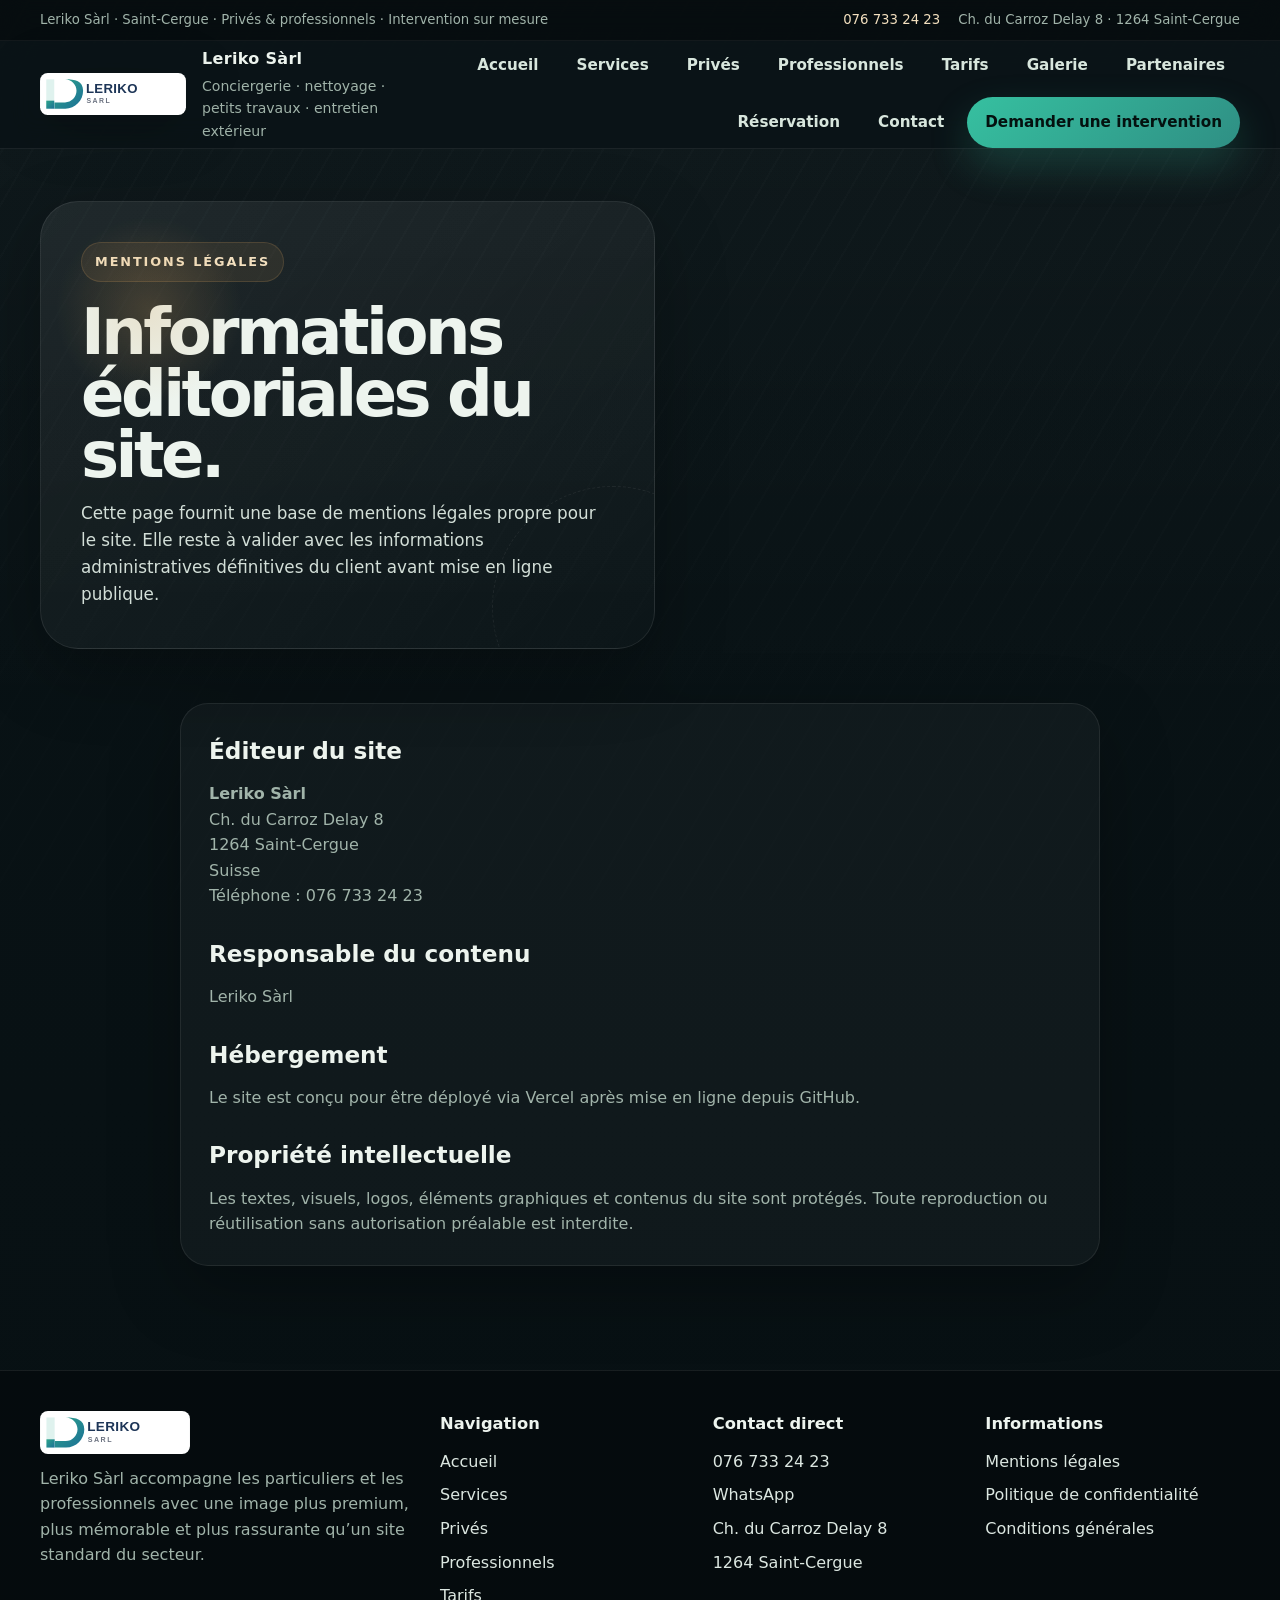
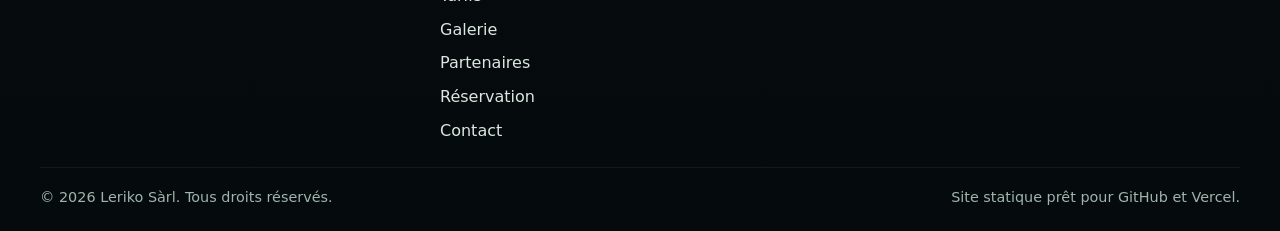
<file: mentions-legales/index.html>
<!DOCTYPE html>
<html lang="fr">
<head>
  <meta charset="utf-8" />
  <meta name="viewport" content="width=device-width, initial-scale=1" />
  <title>Mentions légales | Leriko Sàrl</title>
  <meta name="description" content="Mentions légales du site Leriko Sàrl." />
  <meta name="theme-color" content="#091316" />
  <meta name="format-detection" content="telephone=no" />
  <meta property="og:title" content="Mentions légales | Leriko Sàrl" />
  <meta property="og:description" content="Mentions légales du site Leriko Sàrl." />
  <meta property="og:type" content="website" />
  <meta property="og:image" content="/assets/images/leriko-flyer-reference.png" />
  <link rel="icon" href="/assets/images/favicon.svg" type="image/svg+xml" />
  <link rel="preload" href="/assets/images/logo-leriko.svg" as="image" type="image/svg+xml" />
  <link rel="preload" href="/assets/images/leriko-flyer-reference.png" as="image" type="image/png" />
  <link rel="stylesheet" href="/assets/css/styles.css" />
  <script type="application/ld+json">{"@context": "https://schema.org", "@type": "LocalBusiness", "name": "Leriko Sàrl", "telephone": "076 733 24 23", "address": {"@type": "PostalAddress", "streetAddress": "Ch. du Carroz Delay 8", "postalCode": "1264", "addressLocality": "Saint-Cergue", "addressCountry": "CH"}, "areaServed": "Saint-Cergue, La Côte, Nyon et environs", "description": "Conciergerie, entretien, nettoyage, petits travaux, dépannage rapide et entretien extérieur pour privés et professionnels."}</script>
</head>
<body>
  <a class="skip-link" href="#contenu">Aller au contenu</a>
  <div class="topband">
    <div class="container topband-inner">
      <div class="topband-copy">Leriko Sàrl · Saint-Cergue · Privés & professionnels · Intervention sur mesure</div>
      <div class="topband-actions">
        <a href="tel:+41767332423">076 733 24 23</a>
        <span>Ch. du Carroz Delay 8 · 1264 Saint-Cergue</span>
      </div>
    </div>
  </div>
  <header class="site-header">
    <div class="container header-inner">
      <a class="brand" href="/">
        <img src="/assets/images/logo-leriko.svg" alt="Logo Leriko Sàrl" />
        <div class="brand-copy">
          <strong>Leriko Sàrl</strong>
          <span>Conciergerie · nettoyage · petits travaux · entretien extérieur</span>
        </div>
      </a>
      <button class="menu-toggle" type="button" aria-label="Ouvrir le menu" aria-expanded="false" data-menu-toggle>
        <span></span><span></span><span></span>
      </button>
      <nav class="nav" aria-label="Navigation principale" data-nav>
        <a href="/">Accueil</a>
<a href="/services/">Services</a>
<a href="/particuliers/">Privés</a>
<a href="/professionnels/">Professionnels</a>
<a href="/tarifs/">Tarifs</a>
<a href="/galerie/">Galerie</a>
<a href="/partenaires/">Partenaires</a>
<a href="/reservation/">Réservation</a>
<a href="/contact/">Contact</a>
        <a class="nav-cta" href="/reservation/">Demander une intervention</a>
      </nav>
    </div>
  </header>
  <main id="contenu">
<section class="page-hero compact">
  <div class="container hero-layout">
    <div class="hero-copy">
      <span class="eyebrow">Mentions légales</span>
      <h1>Informations éditoriales du site.</h1>
      <p class="hero-lead">Cette page fournit une base de mentions légales propre pour le site. Elle reste à valider avec les informations administratives définitives du client avant mise en ligne publique.</p>
      
    </div>
    
  </div>
</section><section class="section">
  <div class="container legal-panel">
    <h2>Éditeur du site</h2>
    <p><strong>Leriko Sàrl</strong><br>Ch. du Carroz Delay 8<br>1264 Saint-Cergue<br>Suisse</p>
    <p>Téléphone : <a href="tel:+41767332423">076 733 24 23</a></p>
    <h2>Responsable du contenu</h2>
    <p>Leriko Sàrl</p>
    <h2>Hébergement</h2>
    <p>Le site est conçu pour être déployé via Vercel après mise en ligne depuis GitHub.</p>
    <h2>Propriété intellectuelle</h2>
    <p>Les textes, visuels, logos, éléments graphiques et contenus du site sont protégés. Toute reproduction ou réutilisation sans autorisation préalable est interdite.</p>
  </div>
</section>

  </main>
  <footer class="site-footer">
    <div class="container footer-grid">
      <div class="footer-brand">
        <img src="/assets/images/logo-leriko.svg" alt="Logo Leriko Sàrl" />
        <p>Leriko Sàrl accompagne les particuliers et les professionnels avec une image plus premium, plus mémorable et plus rassurante qu’un site standard du secteur.</p>
      </div>
      <div>
        <h3>Navigation</h3>
        <ul class="footer-list">
          <li><a href="/">Accueil</a></li>
<li><a href="/services/">Services</a></li>
<li><a href="/particuliers/">Privés</a></li>
<li><a href="/professionnels/">Professionnels</a></li>
<li><a href="/tarifs/">Tarifs</a></li>
<li><a href="/galerie/">Galerie</a></li>
<li><a href="/partenaires/">Partenaires</a></li>
<li><a href="/reservation/">Réservation</a></li>
<li><a href="/contact/">Contact</a></li>
        </ul>
      </div>
      <div>
        <h3>Contact direct</h3>
        <ul class="footer-list">
          <li><a href="tel:+41767332423">076 733 24 23</a></li>
          <li><a href="https://wa.me/41767332423" target="_blank" rel="noopener noreferrer">WhatsApp</a></li>
          <li>Ch. du Carroz Delay 8</li>
          <li>1264 Saint-Cergue</li>
        </ul>
      </div>
      <div>
        <h3>Informations</h3>
        <ul class="footer-list">
          <li><a href="/mentions-legales/">Mentions légales</a></li>
          <li><a href="/politique-confidentialite/">Politique de confidentialité</a></li>
          <li><a href="/conditions-generales/">Conditions générales</a></li>
        </ul>
      </div>
    </div>
    <div class="container footer-bottom">
      <span>© <span data-year></span> Leriko Sàrl. Tous droits réservés.</span>
      <span>Site statique prêt pour GitHub et Vercel.</span>
    </div>
  </footer>
  <script src="/assets/js/main.js"></script>
  <script src="/assets/js/forms.js"></script>
</body>
</html>
</file>
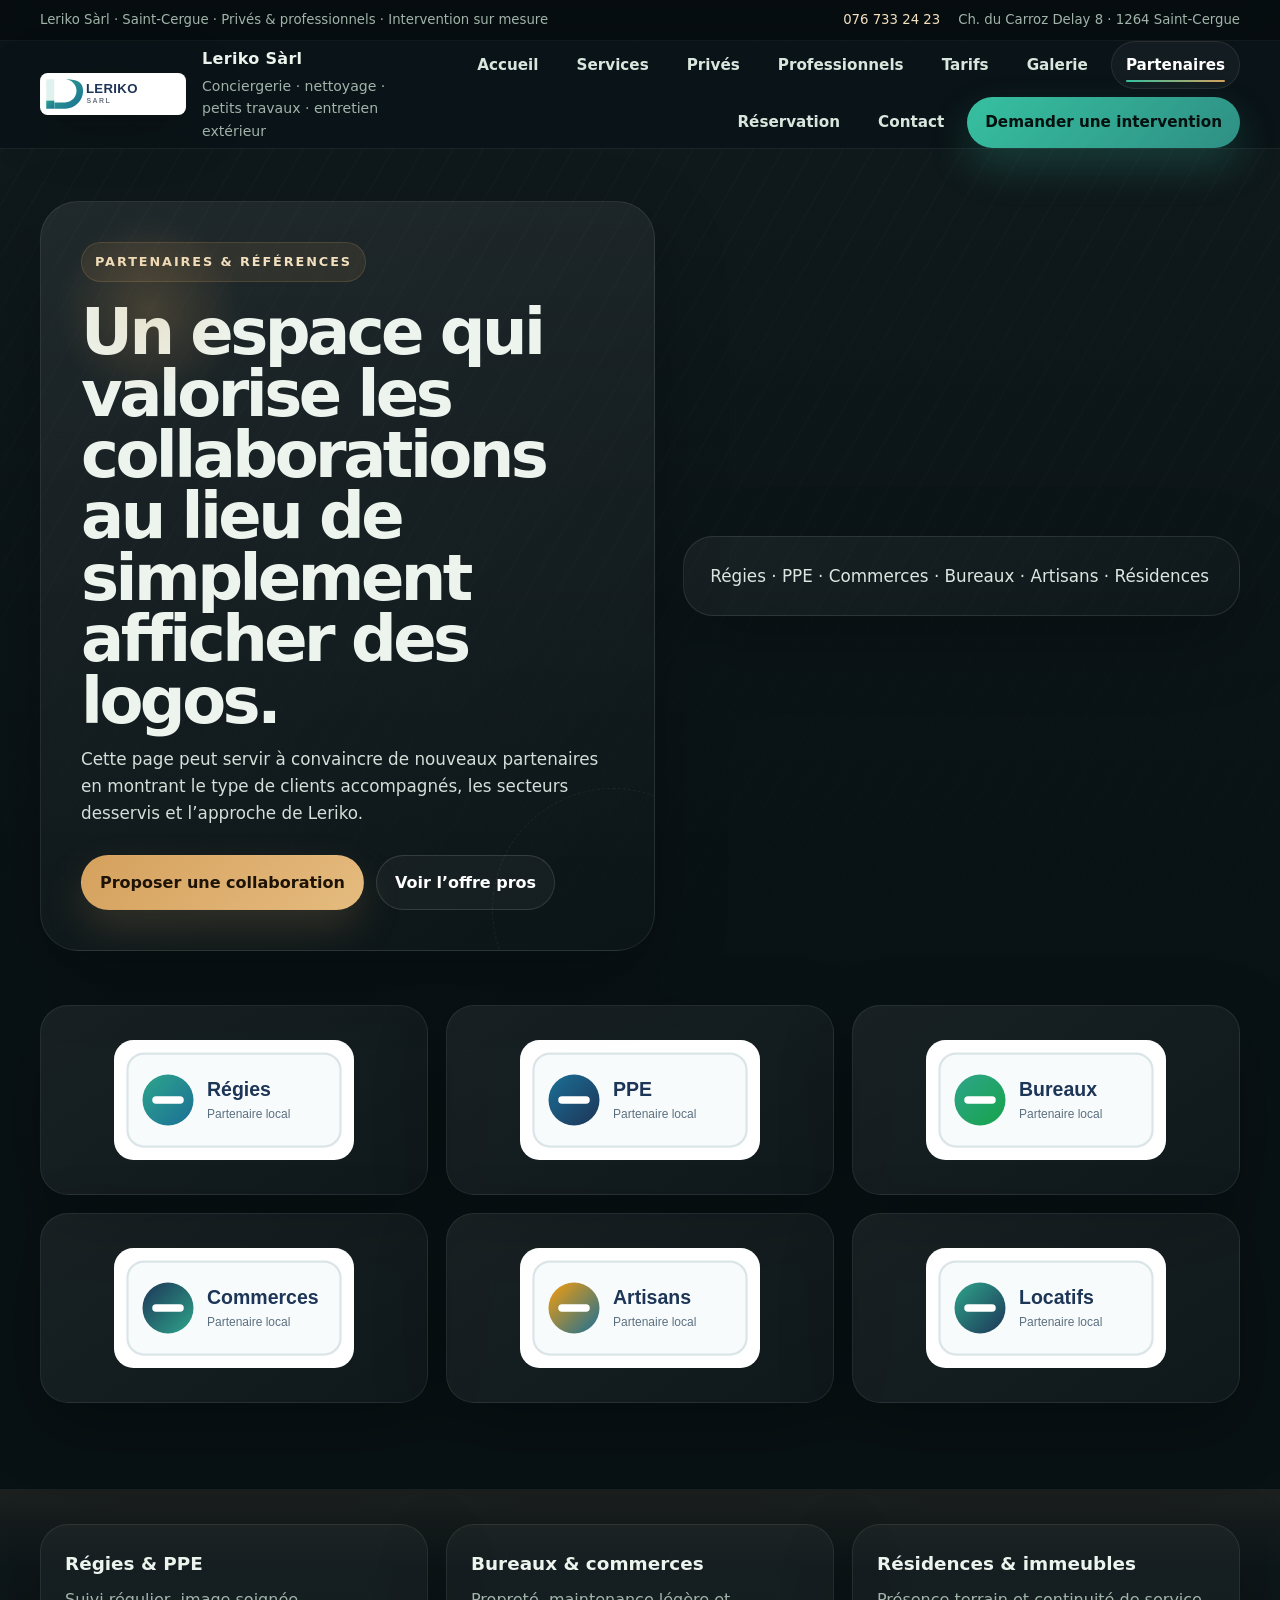
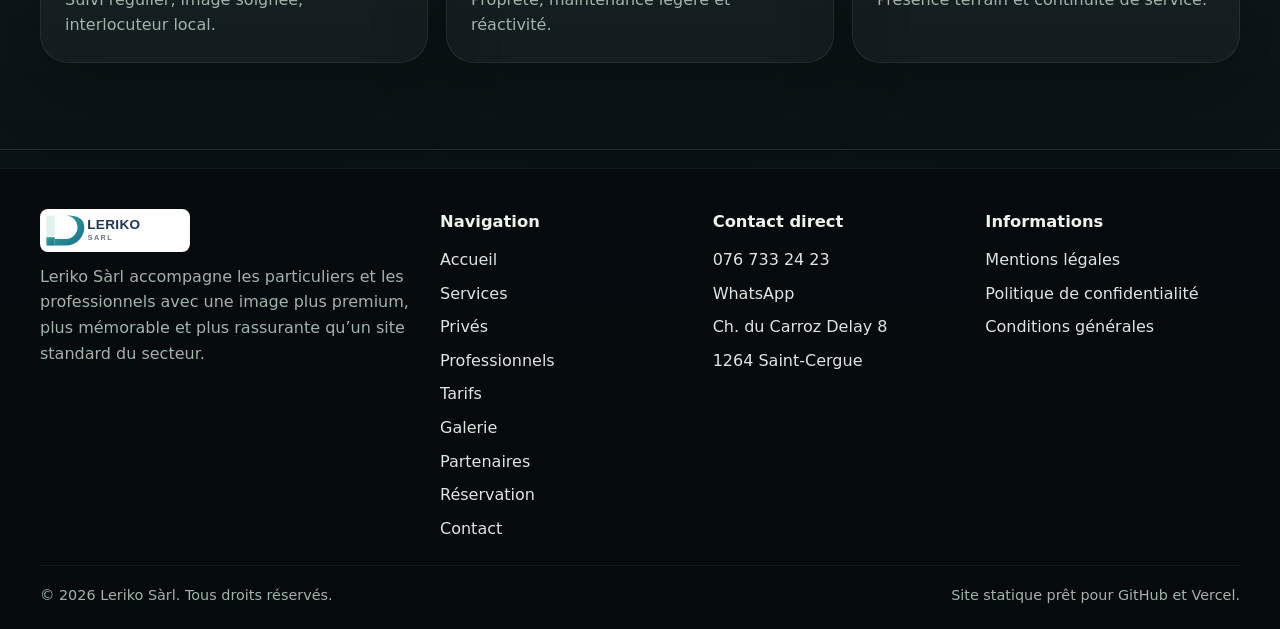
<file: partenaires/index.html>
<!DOCTYPE html>
<html lang="fr">
<head>
  <meta charset="utf-8" />
  <meta name="viewport" content="width=device-width, initial-scale=1" />
  <title>Partenaires | Leriko Sàrl</title>
  <meta name="description" content="Espace partenaires, références et collaborations de Leriko Sàrl." />
  <meta name="theme-color" content="#091316" />
  <meta name="format-detection" content="telephone=no" />
  <meta property="og:title" content="Partenaires | Leriko Sàrl" />
  <meta property="og:description" content="Espace partenaires, références et collaborations de Leriko Sàrl." />
  <meta property="og:type" content="website" />
  <meta property="og:image" content="/assets/images/leriko-flyer-reference.png" />
  <link rel="icon" href="/assets/images/favicon.svg" type="image/svg+xml" />
  <link rel="preload" href="/assets/images/logo-leriko.svg" as="image" type="image/svg+xml" />
  <link rel="preload" href="/assets/images/leriko-flyer-reference.png" as="image" type="image/png" />
  <link rel="stylesheet" href="/assets/css/styles.css" />
  <script type="application/ld+json">{"@context": "https://schema.org", "@type": "LocalBusiness", "name": "Leriko Sàrl", "telephone": "076 733 24 23", "address": {"@type": "PostalAddress", "streetAddress": "Ch. du Carroz Delay 8", "postalCode": "1264", "addressLocality": "Saint-Cergue", "addressCountry": "CH"}, "areaServed": "Saint-Cergue, La Côte, Nyon et environs", "description": "Conciergerie, entretien, nettoyage, petits travaux, dépannage rapide et entretien extérieur pour privés et professionnels."}</script>
</head>
<body>
  <a class="skip-link" href="#contenu">Aller au contenu</a>
  <div class="topband">
    <div class="container topband-inner">
      <div class="topband-copy">Leriko Sàrl · Saint-Cergue · Privés & professionnels · Intervention sur mesure</div>
      <div class="topband-actions">
        <a href="tel:+41767332423">076 733 24 23</a>
        <span>Ch. du Carroz Delay 8 · 1264 Saint-Cergue</span>
      </div>
    </div>
  </div>
  <header class="site-header">
    <div class="container header-inner">
      <a class="brand" href="/">
        <img src="/assets/images/logo-leriko.svg" alt="Logo Leriko Sàrl" />
        <div class="brand-copy">
          <strong>Leriko Sàrl</strong>
          <span>Conciergerie · nettoyage · petits travaux · entretien extérieur</span>
        </div>
      </a>
      <button class="menu-toggle" type="button" aria-label="Ouvrir le menu" aria-expanded="false" data-menu-toggle>
        <span></span><span></span><span></span>
      </button>
      <nav class="nav" aria-label="Navigation principale" data-nav>
        <a href="/">Accueil</a>
<a href="/services/">Services</a>
<a href="/particuliers/">Privés</a>
<a href="/professionnels/">Professionnels</a>
<a href="/tarifs/">Tarifs</a>
<a href="/galerie/">Galerie</a>
<a href="/partenaires/" aria-current="page">Partenaires</a>
<a href="/reservation/">Réservation</a>
<a href="/contact/">Contact</a>
        <a class="nav-cta" href="/reservation/">Demander une intervention</a>
      </nav>
    </div>
  </header>
  <main id="contenu">
<section class="page-hero compact">
  <div class="container hero-layout">
    <div class="hero-copy">
      <span class="eyebrow">Partenaires & références</span>
      <h1>Un espace qui valorise les collaborations au lieu de simplement afficher des logos.</h1>
      <p class="hero-lead">Cette page peut servir à convaincre de nouveaux partenaires en montrant le type de clients accompagnés, les secteurs desservis et l’approche de Leriko.</p>
      <div class="hero-actions"><a class="button" href="/contact/">Proposer une collaboration</a><a class="button-secondary" href="/professionnels/">Voir l’offre pros</a></div>
    </div>
    <div class="hero-side-card"><p>Régies · PPE · Commerces · Bureaux · Artisans · Résidences</p></div>
  </div>
</section><section class="section">
  <div class="container partner-grid large-grid">
    <article class="partner-card"><img src="/assets/images/partners/partner-1.svg" alt="Logo partenaire 1" /></article>
    <article class="partner-card"><img src="/assets/images/partners/partner-2.svg" alt="Logo partenaire 2" /></article>
    <article class="partner-card"><img src="/assets/images/partners/partner-3.svg" alt="Logo partenaire 3" /></article>
    <article class="partner-card"><img src="/assets/images/partners/partner-4.svg" alt="Logo partenaire 4" /></article>
    <article class="partner-card"><img src="/assets/images/partners/partner-5.svg" alt="Logo partenaire 5" /></article>
    <article class="partner-card"><img src="/assets/images/partners/partner-6.svg" alt="Logo partenaire 6" /></article>
  </div>
</section>

<section class="section section-dark">
  <div class="container relation-grid">
    <article class="relation-card"><strong>Régies & PPE</strong><span>Suivi régulier, image soignée, interlocuteur local.</span></article>
    <article class="relation-card"><strong>Bureaux & commerces</strong><span>Propreté, maintenance légère et réactivité.</span></article>
    <article class="relation-card"><strong>Résidences & immeubles</strong><span>Présence terrain et continuité de service.</span></article>
  </div>
</section>

  </main>
  <footer class="site-footer">
    <div class="container footer-grid">
      <div class="footer-brand">
        <img src="/assets/images/logo-leriko.svg" alt="Logo Leriko Sàrl" />
        <p>Leriko Sàrl accompagne les particuliers et les professionnels avec une image plus premium, plus mémorable et plus rassurante qu’un site standard du secteur.</p>
      </div>
      <div>
        <h3>Navigation</h3>
        <ul class="footer-list">
          <li><a href="/">Accueil</a></li>
<li><a href="/services/">Services</a></li>
<li><a href="/particuliers/">Privés</a></li>
<li><a href="/professionnels/">Professionnels</a></li>
<li><a href="/tarifs/">Tarifs</a></li>
<li><a href="/galerie/">Galerie</a></li>
<li><a href="/partenaires/">Partenaires</a></li>
<li><a href="/reservation/">Réservation</a></li>
<li><a href="/contact/">Contact</a></li>
        </ul>
      </div>
      <div>
        <h3>Contact direct</h3>
        <ul class="footer-list">
          <li><a href="tel:+41767332423">076 733 24 23</a></li>
          <li><a href="https://wa.me/41767332423" target="_blank" rel="noopener noreferrer">WhatsApp</a></li>
          <li>Ch. du Carroz Delay 8</li>
          <li>1264 Saint-Cergue</li>
        </ul>
      </div>
      <div>
        <h3>Informations</h3>
        <ul class="footer-list">
          <li><a href="/mentions-legales/">Mentions légales</a></li>
          <li><a href="/politique-confidentialite/">Politique de confidentialité</a></li>
          <li><a href="/conditions-generales/">Conditions générales</a></li>
        </ul>
      </div>
    </div>
    <div class="container footer-bottom">
      <span>© <span data-year></span> Leriko Sàrl. Tous droits réservés.</span>
      <span>Site statique prêt pour GitHub et Vercel.</span>
    </div>
  </footer>
  <script src="/assets/js/main.js"></script>
  <script src="/assets/js/forms.js"></script>
</body>
</html>
</file>
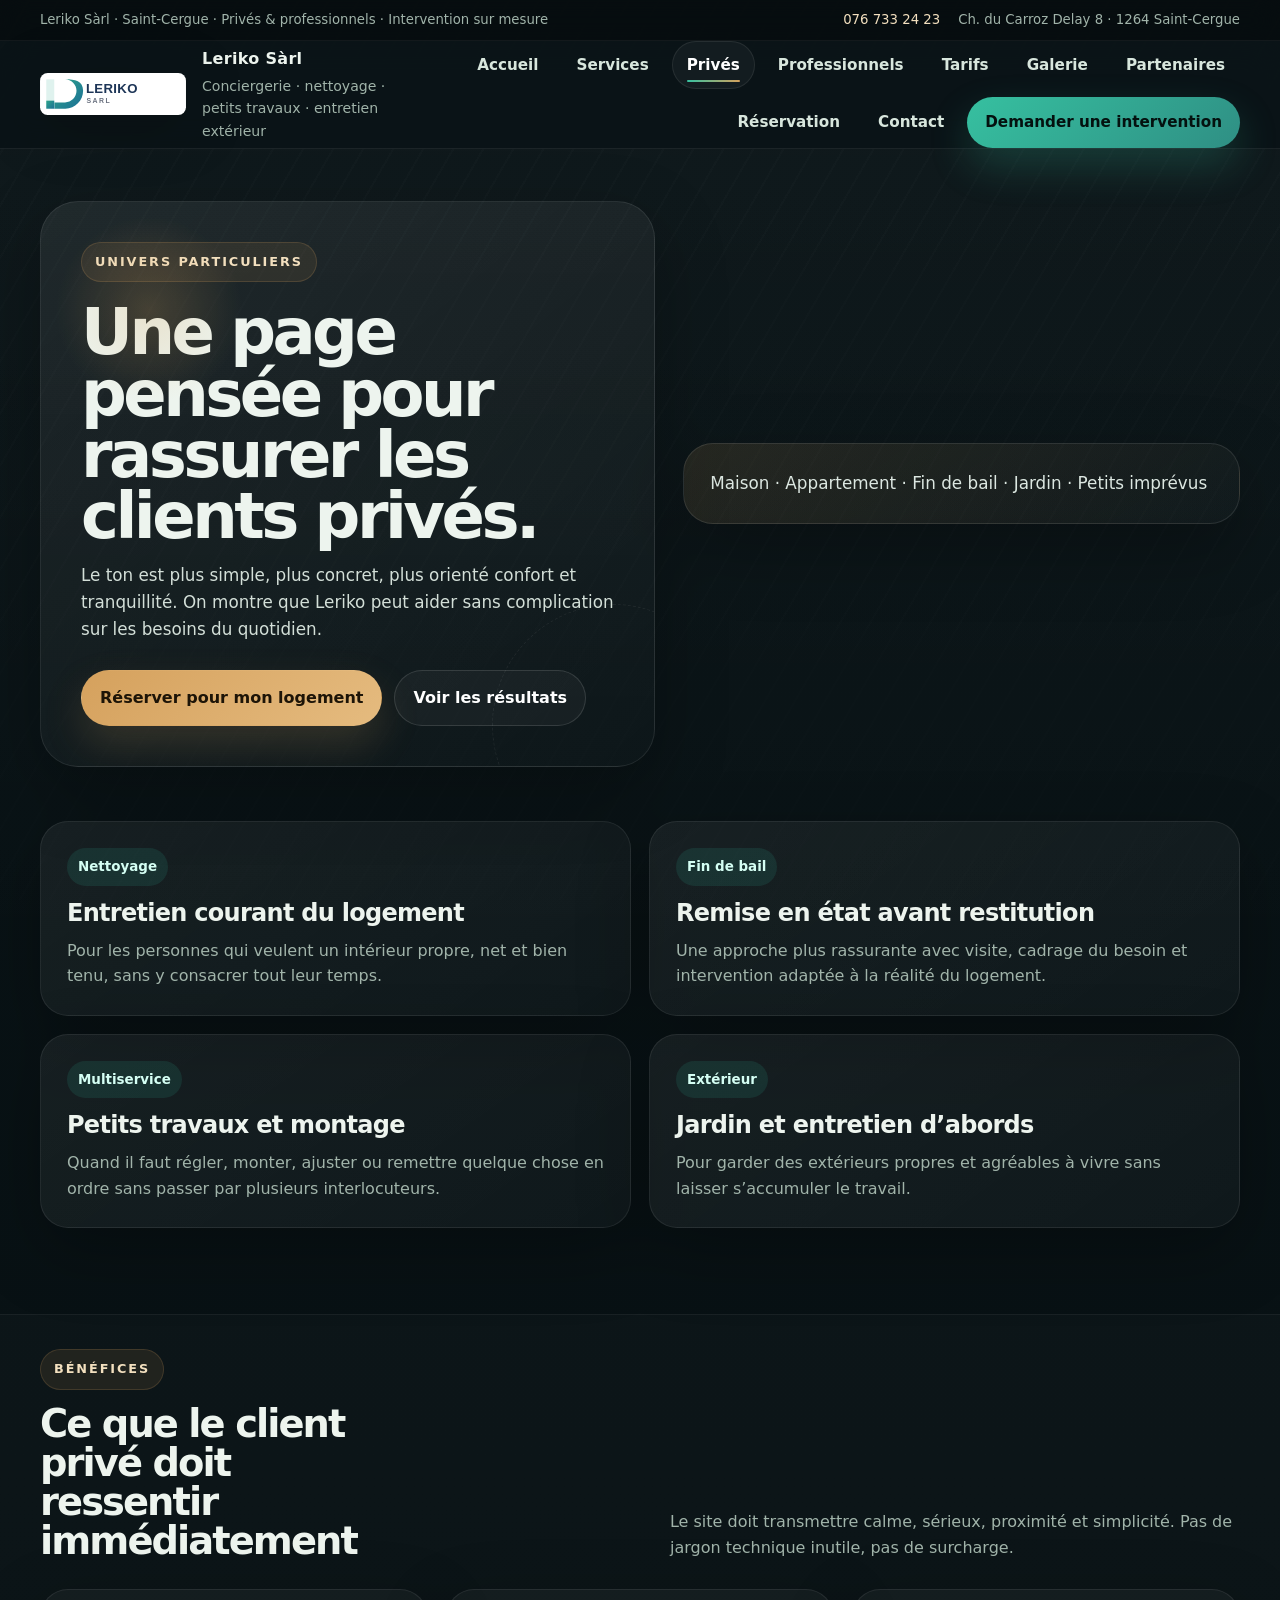
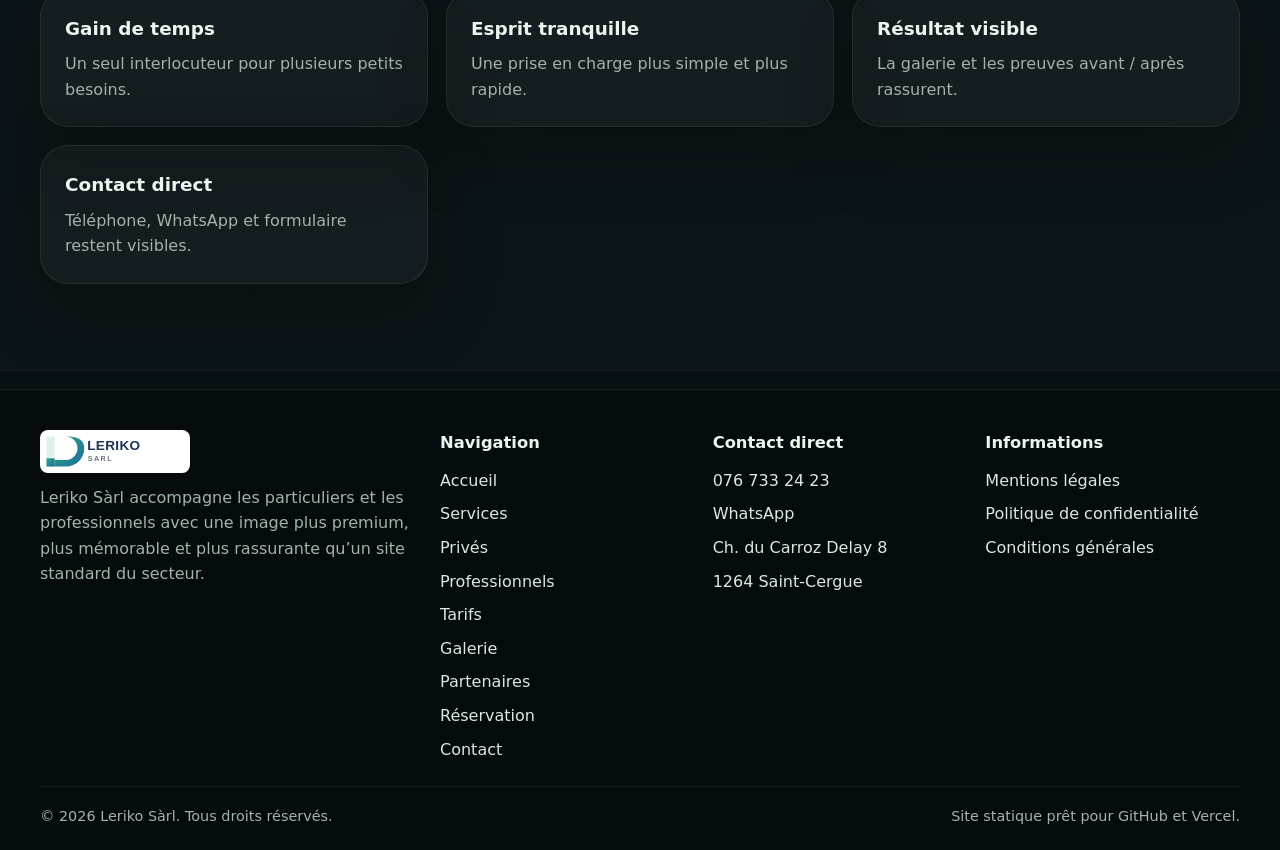
<file: particuliers/index.html>
<!DOCTYPE html>
<html lang="fr">
<head>
  <meta charset="utf-8" />
  <meta name="viewport" content="width=device-width, initial-scale=1" />
  <title>Privés | Leriko Sàrl</title>
  <meta name="description" content="Offres Leriko Sàrl pour les particuliers : entretien du logement, fin de bail, petits travaux et entretien extérieur." />
  <meta name="theme-color" content="#091316" />
  <meta name="format-detection" content="telephone=no" />
  <meta property="og:title" content="Privés | Leriko Sàrl" />
  <meta property="og:description" content="Offres Leriko Sàrl pour les particuliers : entretien du logement, fin de bail, petits travaux et entretien extérieur." />
  <meta property="og:type" content="website" />
  <meta property="og:image" content="/assets/images/leriko-flyer-reference.png" />
  <link rel="icon" href="/assets/images/favicon.svg" type="image/svg+xml" />
  <link rel="preload" href="/assets/images/logo-leriko.svg" as="image" type="image/svg+xml" />
  <link rel="preload" href="/assets/images/leriko-flyer-reference.png" as="image" type="image/png" />
  <link rel="stylesheet" href="/assets/css/styles.css" />
  <script type="application/ld+json">{"@context": "https://schema.org", "@type": "LocalBusiness", "name": "Leriko Sàrl", "telephone": "076 733 24 23", "address": {"@type": "PostalAddress", "streetAddress": "Ch. du Carroz Delay 8", "postalCode": "1264", "addressLocality": "Saint-Cergue", "addressCountry": "CH"}, "areaServed": "Saint-Cergue, La Côte, Nyon et environs", "description": "Conciergerie, entretien, nettoyage, petits travaux, dépannage rapide et entretien extérieur pour privés et professionnels."}</script>
</head>
<body>
  <a class="skip-link" href="#contenu">Aller au contenu</a>
  <div class="topband">
    <div class="container topband-inner">
      <div class="topband-copy">Leriko Sàrl · Saint-Cergue · Privés & professionnels · Intervention sur mesure</div>
      <div class="topband-actions">
        <a href="tel:+41767332423">076 733 24 23</a>
        <span>Ch. du Carroz Delay 8 · 1264 Saint-Cergue</span>
      </div>
    </div>
  </div>
  <header class="site-header">
    <div class="container header-inner">
      <a class="brand" href="/">
        <img src="/assets/images/logo-leriko.svg" alt="Logo Leriko Sàrl" />
        <div class="brand-copy">
          <strong>Leriko Sàrl</strong>
          <span>Conciergerie · nettoyage · petits travaux · entretien extérieur</span>
        </div>
      </a>
      <button class="menu-toggle" type="button" aria-label="Ouvrir le menu" aria-expanded="false" data-menu-toggle>
        <span></span><span></span><span></span>
      </button>
      <nav class="nav" aria-label="Navigation principale" data-nav>
        <a href="/">Accueil</a>
<a href="/services/">Services</a>
<a href="/particuliers/" aria-current="page">Privés</a>
<a href="/professionnels/">Professionnels</a>
<a href="/tarifs/">Tarifs</a>
<a href="/galerie/">Galerie</a>
<a href="/partenaires/">Partenaires</a>
<a href="/reservation/">Réservation</a>
<a href="/contact/">Contact</a>
        <a class="nav-cta" href="/reservation/">Demander une intervention</a>
      </nav>
    </div>
  </header>
  <main id="contenu">
<section class="page-hero compact">
  <div class="container hero-layout">
    <div class="hero-copy">
      <span class="eyebrow">Univers particuliers</span>
      <h1>Une page pensée pour rassurer les clients privés.</h1>
      <p class="hero-lead">Le ton est plus simple, plus concret, plus orienté confort et tranquillité. On montre que Leriko peut aider sans complication sur les besoins du quotidien.</p>
      <div class="hero-actions"><a class="button" href="/reservation/">Réserver pour mon logement</a><a class="button-secondary" href="/galerie/">Voir les résultats</a></div>
    </div>
    <div class="hero-side-card soft-tone"><p>Maison · Appartement · Fin de bail · Jardin · Petits imprévus</p></div>
  </div>
</section><section class="section">
  <div class="container audience-detail-grid">
    <article class="scene-card">
      <span class="scene-tag">Nettoyage</span>
      <h2>Entretien courant du logement</h2>
      <p>Pour les personnes qui veulent un intérieur propre, net et bien tenu, sans y consacrer tout leur temps.</p>
    </article>
    <article class="scene-card">
      <span class="scene-tag">Fin de bail</span>
      <h2>Remise en état avant restitution</h2>
      <p>Une approche plus rassurante avec visite, cadrage du besoin et intervention adaptée à la réalité du logement.</p>
    </article>
    <article class="scene-card">
      <span class="scene-tag">Multiservice</span>
      <h2>Petits travaux et montage</h2>
      <p>Quand il faut régler, monter, ajuster ou remettre quelque chose en ordre sans passer par plusieurs interlocuteurs.</p>
    </article>
    <article class="scene-card">
      <span class="scene-tag">Extérieur</span>
      <h2>Jardin et entretien d’abords</h2>
      <p>Pour garder des extérieurs propres et agréables à vivre sans laisser s’accumuler le travail.</p>
    </article>
  </div>
</section>

<section class="section section-tinted">
  <div class="container section-head split">
    <div>
      <span class="eyebrow">Bénéfices</span>
      <h2>Ce que le client privé doit ressentir immédiatement</h2>
    </div>
    <p>Le site doit transmettre calme, sérieux, proximité et simplicité. Pas de jargon technique inutile, pas de surcharge.</p>
  </div>
  <div class="container benefit-grid">
    <article class="benefit-card"><strong>Gain de temps</strong><span>Un seul interlocuteur pour plusieurs petits besoins.</span></article>
    <article class="benefit-card"><strong>Esprit tranquille</strong><span>Une prise en charge plus simple et plus rapide.</span></article>
    <article class="benefit-card"><strong>Résultat visible</strong><span>La galerie et les preuves avant / après rassurent.</span></article>
    <article class="benefit-card"><strong>Contact direct</strong><span>Téléphone, WhatsApp et formulaire restent visibles.</span></article>
  </div>
</section>

  </main>
  <footer class="site-footer">
    <div class="container footer-grid">
      <div class="footer-brand">
        <img src="/assets/images/logo-leriko.svg" alt="Logo Leriko Sàrl" />
        <p>Leriko Sàrl accompagne les particuliers et les professionnels avec une image plus premium, plus mémorable et plus rassurante qu’un site standard du secteur.</p>
      </div>
      <div>
        <h3>Navigation</h3>
        <ul class="footer-list">
          <li><a href="/">Accueil</a></li>
<li><a href="/services/">Services</a></li>
<li><a href="/particuliers/">Privés</a></li>
<li><a href="/professionnels/">Professionnels</a></li>
<li><a href="/tarifs/">Tarifs</a></li>
<li><a href="/galerie/">Galerie</a></li>
<li><a href="/partenaires/">Partenaires</a></li>
<li><a href="/reservation/">Réservation</a></li>
<li><a href="/contact/">Contact</a></li>
        </ul>
      </div>
      <div>
        <h3>Contact direct</h3>
        <ul class="footer-list">
          <li><a href="tel:+41767332423">076 733 24 23</a></li>
          <li><a href="https://wa.me/41767332423" target="_blank" rel="noopener noreferrer">WhatsApp</a></li>
          <li>Ch. du Carroz Delay 8</li>
          <li>1264 Saint-Cergue</li>
        </ul>
      </div>
      <div>
        <h3>Informations</h3>
        <ul class="footer-list">
          <li><a href="/mentions-legales/">Mentions légales</a></li>
          <li><a href="/politique-confidentialite/">Politique de confidentialité</a></li>
          <li><a href="/conditions-generales/">Conditions générales</a></li>
        </ul>
      </div>
    </div>
    <div class="container footer-bottom">
      <span>© <span data-year></span> Leriko Sàrl. Tous droits réservés.</span>
      <span>Site statique prêt pour GitHub et Vercel.</span>
    </div>
  </footer>
  <script src="/assets/js/main.js"></script>
  <script src="/assets/js/forms.js"></script>
</body>
</html>
</file>
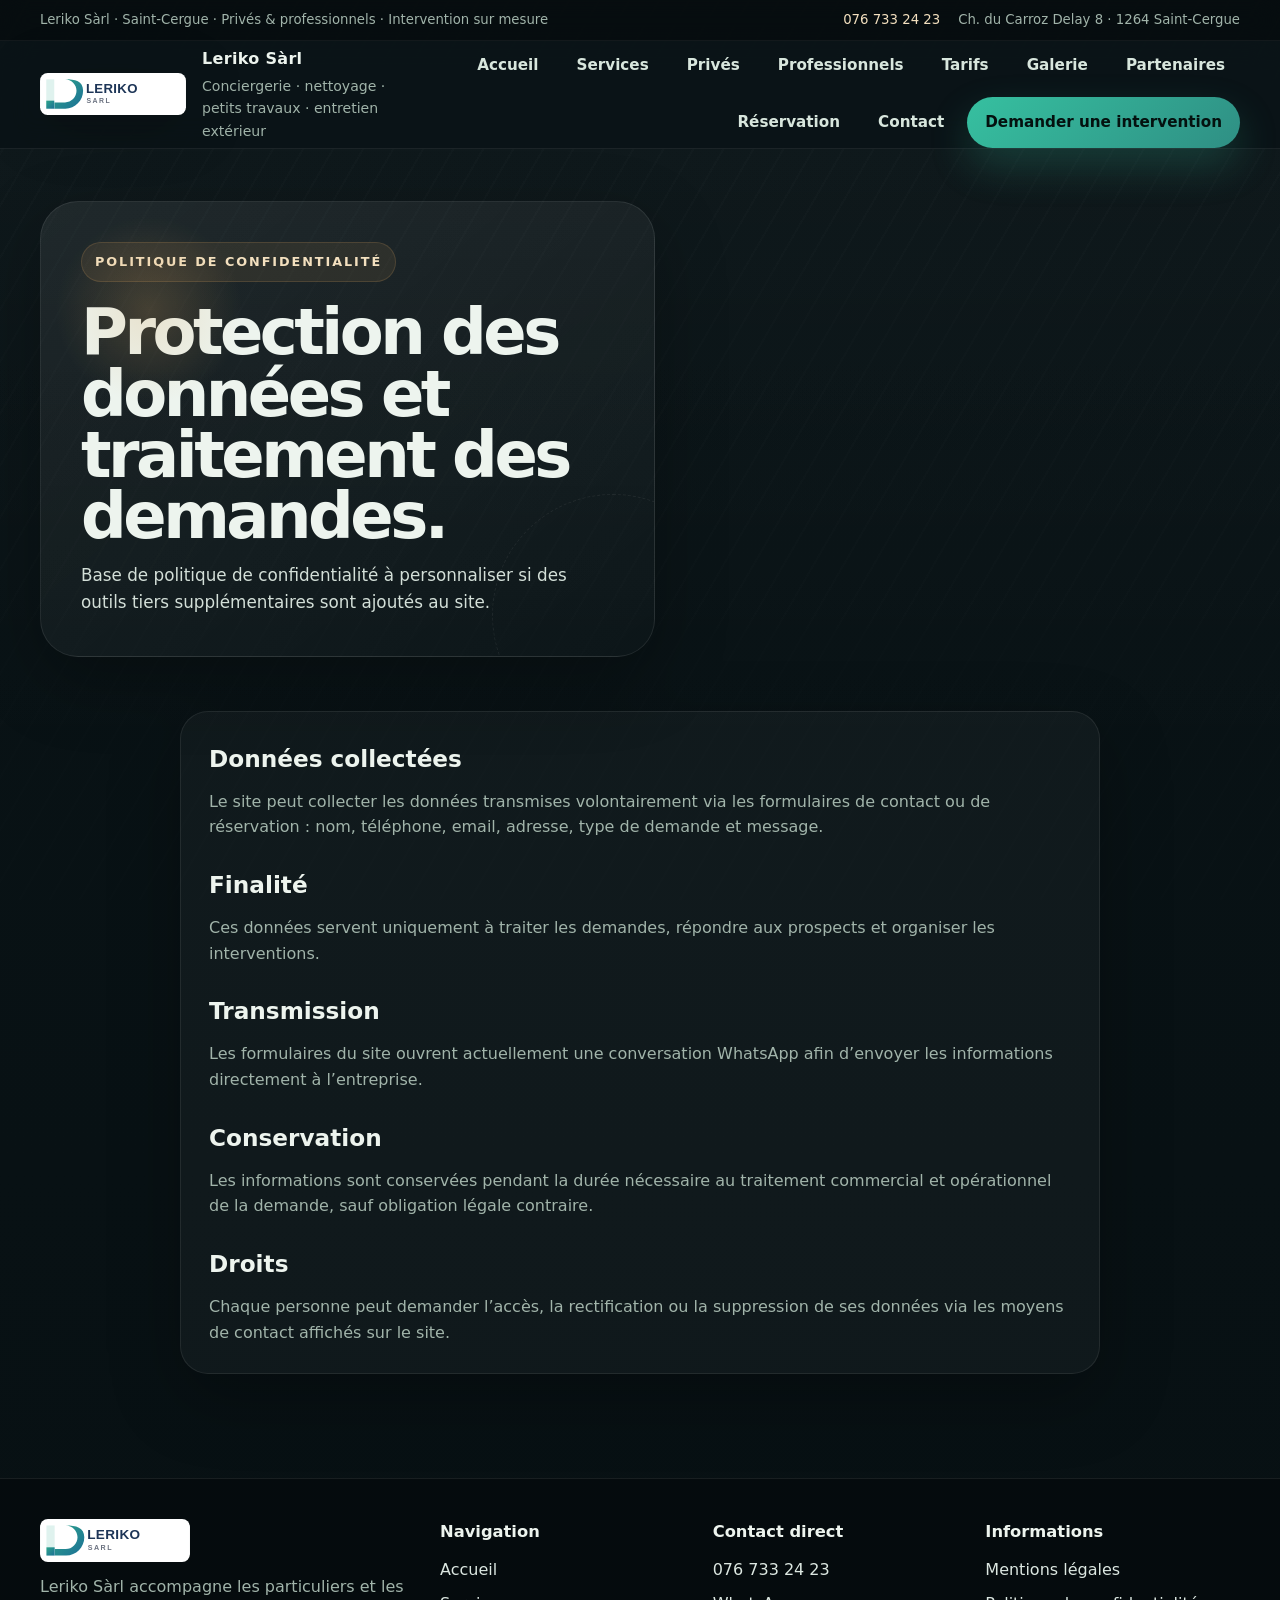
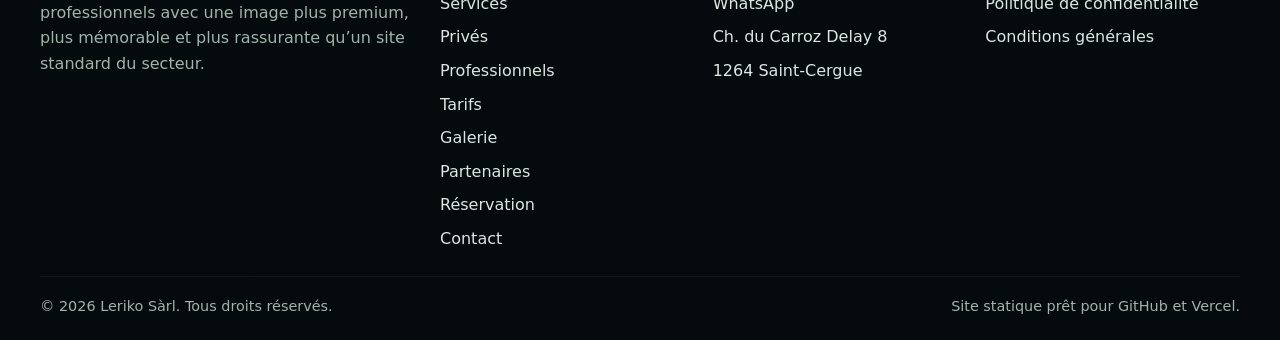
<file: politique-confidentialite/index.html>
<!DOCTYPE html>
<html lang="fr">
<head>
  <meta charset="utf-8" />
  <meta name="viewport" content="width=device-width, initial-scale=1" />
  <title>Politique de confidentialité | Leriko Sàrl</title>
  <meta name="description" content="Politique de confidentialité du site Leriko Sàrl." />
  <meta name="theme-color" content="#091316" />
  <meta name="format-detection" content="telephone=no" />
  <meta property="og:title" content="Politique de confidentialité | Leriko Sàrl" />
  <meta property="og:description" content="Politique de confidentialité du site Leriko Sàrl." />
  <meta property="og:type" content="website" />
  <meta property="og:image" content="/assets/images/leriko-flyer-reference.png" />
  <link rel="icon" href="/assets/images/favicon.svg" type="image/svg+xml" />
  <link rel="preload" href="/assets/images/logo-leriko.svg" as="image" type="image/svg+xml" />
  <link rel="preload" href="/assets/images/leriko-flyer-reference.png" as="image" type="image/png" />
  <link rel="stylesheet" href="/assets/css/styles.css" />
  <script type="application/ld+json">{"@context": "https://schema.org", "@type": "LocalBusiness", "name": "Leriko Sàrl", "telephone": "076 733 24 23", "address": {"@type": "PostalAddress", "streetAddress": "Ch. du Carroz Delay 8", "postalCode": "1264", "addressLocality": "Saint-Cergue", "addressCountry": "CH"}, "areaServed": "Saint-Cergue, La Côte, Nyon et environs", "description": "Conciergerie, entretien, nettoyage, petits travaux, dépannage rapide et entretien extérieur pour privés et professionnels."}</script>
</head>
<body>
  <a class="skip-link" href="#contenu">Aller au contenu</a>
  <div class="topband">
    <div class="container topband-inner">
      <div class="topband-copy">Leriko Sàrl · Saint-Cergue · Privés & professionnels · Intervention sur mesure</div>
      <div class="topband-actions">
        <a href="tel:+41767332423">076 733 24 23</a>
        <span>Ch. du Carroz Delay 8 · 1264 Saint-Cergue</span>
      </div>
    </div>
  </div>
  <header class="site-header">
    <div class="container header-inner">
      <a class="brand" href="/">
        <img src="/assets/images/logo-leriko.svg" alt="Logo Leriko Sàrl" />
        <div class="brand-copy">
          <strong>Leriko Sàrl</strong>
          <span>Conciergerie · nettoyage · petits travaux · entretien extérieur</span>
        </div>
      </a>
      <button class="menu-toggle" type="button" aria-label="Ouvrir le menu" aria-expanded="false" data-menu-toggle>
        <span></span><span></span><span></span>
      </button>
      <nav class="nav" aria-label="Navigation principale" data-nav>
        <a href="/">Accueil</a>
<a href="/services/">Services</a>
<a href="/particuliers/">Privés</a>
<a href="/professionnels/">Professionnels</a>
<a href="/tarifs/">Tarifs</a>
<a href="/galerie/">Galerie</a>
<a href="/partenaires/">Partenaires</a>
<a href="/reservation/">Réservation</a>
<a href="/contact/">Contact</a>
        <a class="nav-cta" href="/reservation/">Demander une intervention</a>
      </nav>
    </div>
  </header>
  <main id="contenu">
<section class="page-hero compact">
  <div class="container hero-layout">
    <div class="hero-copy">
      <span class="eyebrow">Politique de confidentialité</span>
      <h1>Protection des données et traitement des demandes.</h1>
      <p class="hero-lead">Base de politique de confidentialité à personnaliser si des outils tiers supplémentaires sont ajoutés au site.</p>
      
    </div>
    
  </div>
</section><section class="section">
  <div class="container legal-panel">
    <h2>Données collectées</h2>
    <p>Le site peut collecter les données transmises volontairement via les formulaires de contact ou de réservation : nom, téléphone, email, adresse, type de demande et message.</p>
    <h2>Finalité</h2>
    <p>Ces données servent uniquement à traiter les demandes, répondre aux prospects et organiser les interventions.</p>
    <h2>Transmission</h2>
    <p>Les formulaires du site ouvrent actuellement une conversation WhatsApp afin d’envoyer les informations directement à l’entreprise.</p>
    <h2>Conservation</h2>
    <p>Les informations sont conservées pendant la durée nécessaire au traitement commercial et opérationnel de la demande, sauf obligation légale contraire.</p>
    <h2>Droits</h2>
    <p>Chaque personne peut demander l’accès, la rectification ou la suppression de ses données via les moyens de contact affichés sur le site.</p>
  </div>
</section>

  </main>
  <footer class="site-footer">
    <div class="container footer-grid">
      <div class="footer-brand">
        <img src="/assets/images/logo-leriko.svg" alt="Logo Leriko Sàrl" />
        <p>Leriko Sàrl accompagne les particuliers et les professionnels avec une image plus premium, plus mémorable et plus rassurante qu’un site standard du secteur.</p>
      </div>
      <div>
        <h3>Navigation</h3>
        <ul class="footer-list">
          <li><a href="/">Accueil</a></li>
<li><a href="/services/">Services</a></li>
<li><a href="/particuliers/">Privés</a></li>
<li><a href="/professionnels/">Professionnels</a></li>
<li><a href="/tarifs/">Tarifs</a></li>
<li><a href="/galerie/">Galerie</a></li>
<li><a href="/partenaires/">Partenaires</a></li>
<li><a href="/reservation/">Réservation</a></li>
<li><a href="/contact/">Contact</a></li>
        </ul>
      </div>
      <div>
        <h3>Contact direct</h3>
        <ul class="footer-list">
          <li><a href="tel:+41767332423">076 733 24 23</a></li>
          <li><a href="https://wa.me/41767332423" target="_blank" rel="noopener noreferrer">WhatsApp</a></li>
          <li>Ch. du Carroz Delay 8</li>
          <li>1264 Saint-Cergue</li>
        </ul>
      </div>
      <div>
        <h3>Informations</h3>
        <ul class="footer-list">
          <li><a href="/mentions-legales/">Mentions légales</a></li>
          <li><a href="/politique-confidentialite/">Politique de confidentialité</a></li>
          <li><a href="/conditions-generales/">Conditions générales</a></li>
        </ul>
      </div>
    </div>
    <div class="container footer-bottom">
      <span>© <span data-year></span> Leriko Sàrl. Tous droits réservés.</span>
      <span>Site statique prêt pour GitHub et Vercel.</span>
    </div>
  </footer>
  <script src="/assets/js/main.js"></script>
  <script src="/assets/js/forms.js"></script>
</body>
</html>
</file>
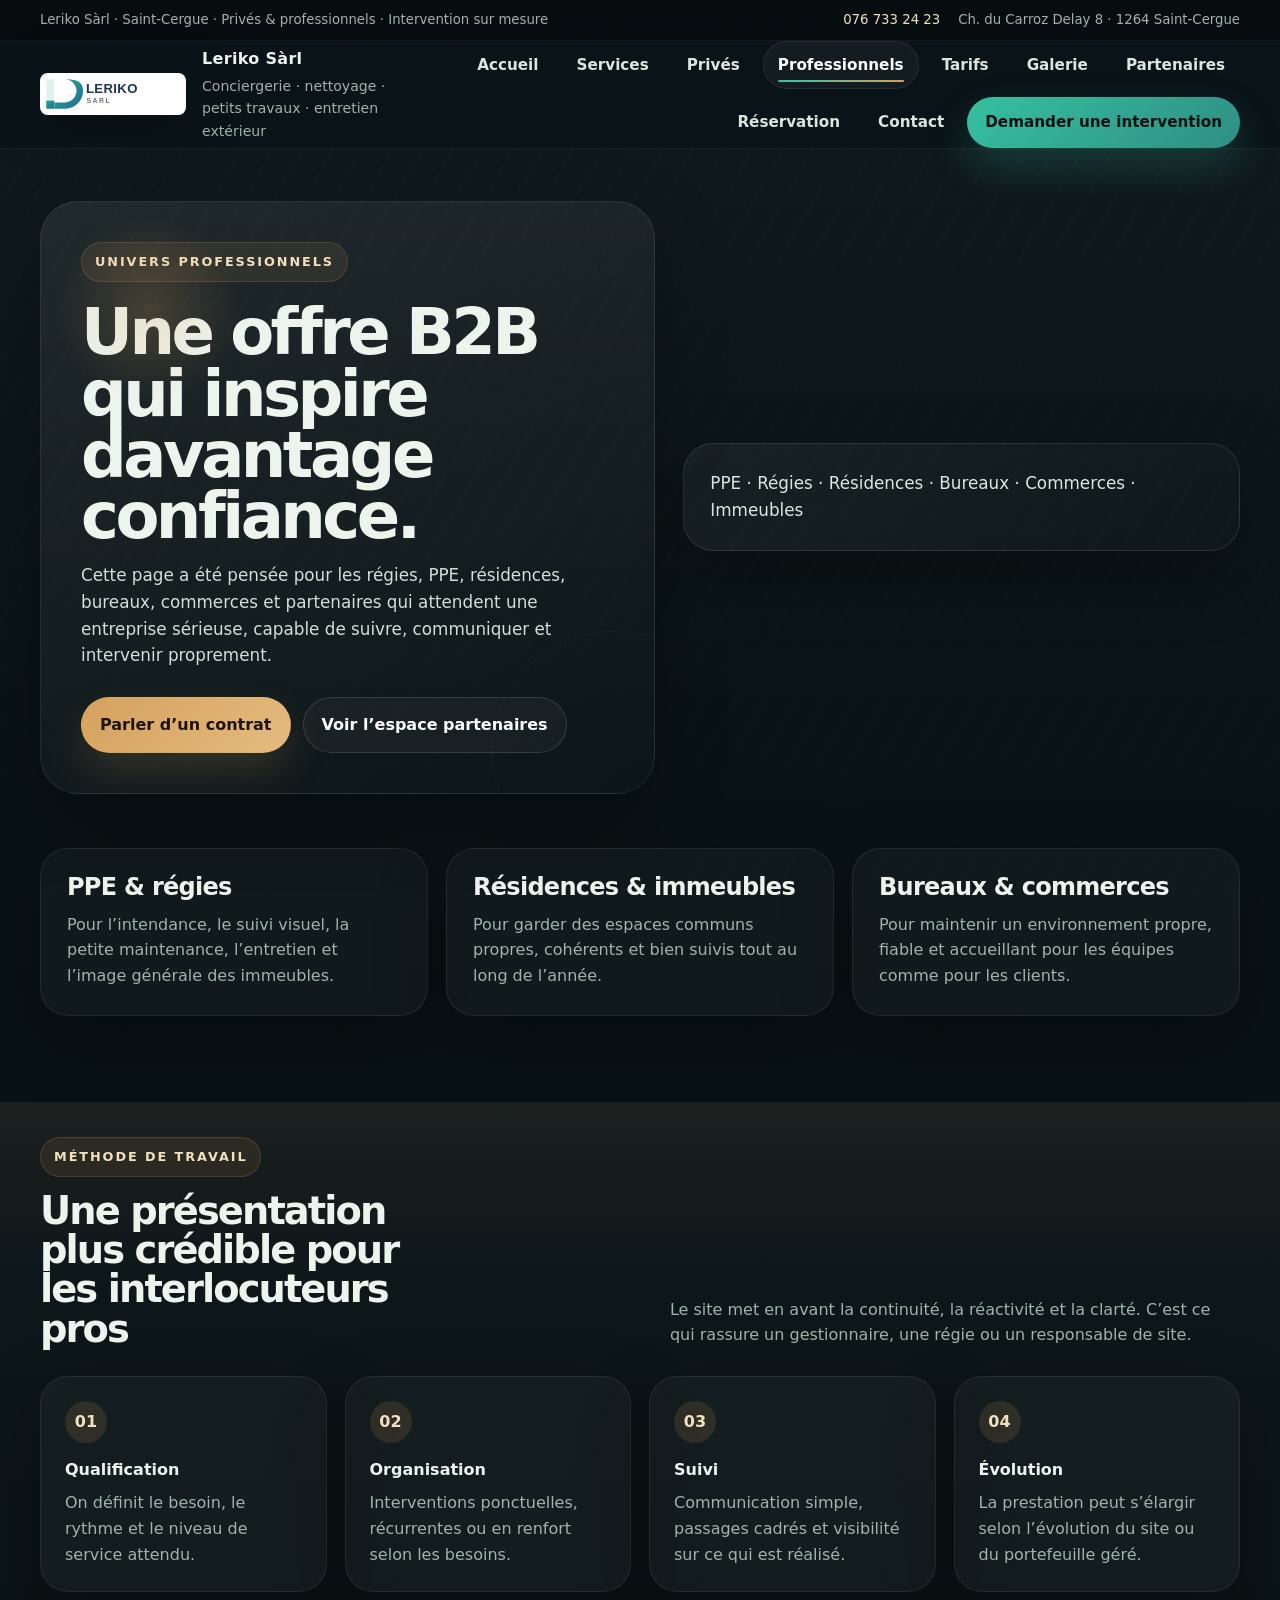
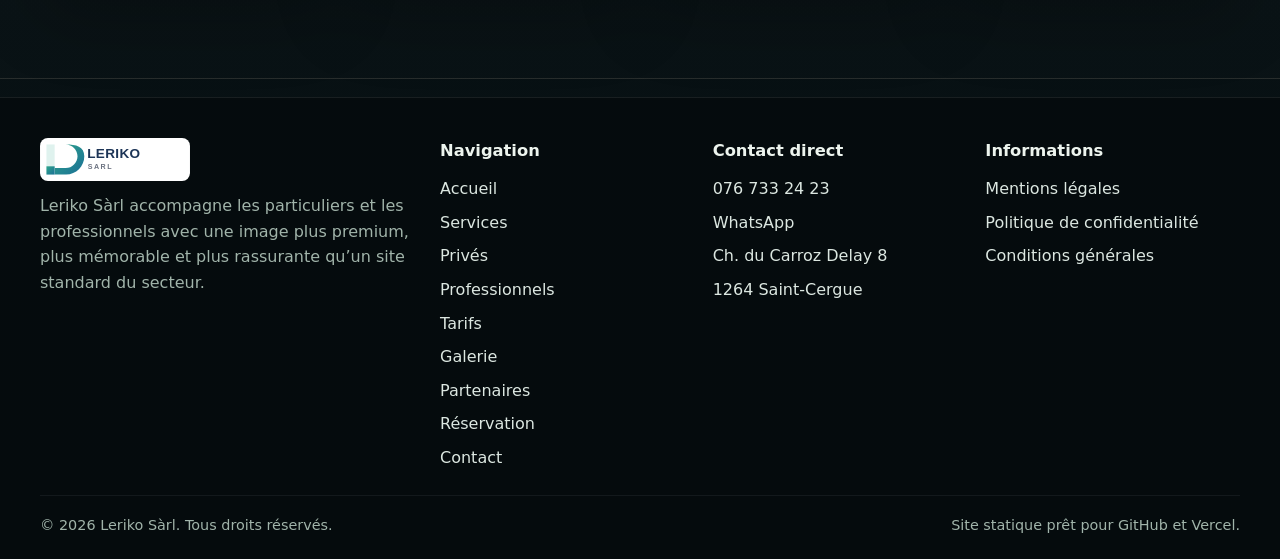
<file: professionnels/index.html>
<!DOCTYPE html>
<html lang="fr">
<head>
  <meta charset="utf-8" />
  <meta name="viewport" content="width=device-width, initial-scale=1" />
  <title>Professionnels | Leriko Sàrl</title>
  <meta name="description" content="Offres Leriko Sàrl pour les professionnels, PPE, régies, résidences, bureaux et commerces." />
  <meta name="theme-color" content="#091316" />
  <meta name="format-detection" content="telephone=no" />
  <meta property="og:title" content="Professionnels | Leriko Sàrl" />
  <meta property="og:description" content="Offres Leriko Sàrl pour les professionnels, PPE, régies, résidences, bureaux et commerces." />
  <meta property="og:type" content="website" />
  <meta property="og:image" content="/assets/images/leriko-flyer-reference.png" />
  <link rel="icon" href="/assets/images/favicon.svg" type="image/svg+xml" />
  <link rel="preload" href="/assets/images/logo-leriko.svg" as="image" type="image/svg+xml" />
  <link rel="preload" href="/assets/images/leriko-flyer-reference.png" as="image" type="image/png" />
  <link rel="stylesheet" href="/assets/css/styles.css" />
  <script type="application/ld+json">{"@context": "https://schema.org", "@type": "LocalBusiness", "name": "Leriko Sàrl", "telephone": "076 733 24 23", "address": {"@type": "PostalAddress", "streetAddress": "Ch. du Carroz Delay 8", "postalCode": "1264", "addressLocality": "Saint-Cergue", "addressCountry": "CH"}, "areaServed": "Saint-Cergue, La Côte, Nyon et environs", "description": "Conciergerie, entretien, nettoyage, petits travaux, dépannage rapide et entretien extérieur pour privés et professionnels."}</script>
</head>
<body>
  <a class="skip-link" href="#contenu">Aller au contenu</a>
  <div class="topband">
    <div class="container topband-inner">
      <div class="topband-copy">Leriko Sàrl · Saint-Cergue · Privés & professionnels · Intervention sur mesure</div>
      <div class="topband-actions">
        <a href="tel:+41767332423">076 733 24 23</a>
        <span>Ch. du Carroz Delay 8 · 1264 Saint-Cergue</span>
      </div>
    </div>
  </div>
  <header class="site-header">
    <div class="container header-inner">
      <a class="brand" href="/">
        <img src="/assets/images/logo-leriko.svg" alt="Logo Leriko Sàrl" />
        <div class="brand-copy">
          <strong>Leriko Sàrl</strong>
          <span>Conciergerie · nettoyage · petits travaux · entretien extérieur</span>
        </div>
      </a>
      <button class="menu-toggle" type="button" aria-label="Ouvrir le menu" aria-expanded="false" data-menu-toggle>
        <span></span><span></span><span></span>
      </button>
      <nav class="nav" aria-label="Navigation principale" data-nav>
        <a href="/">Accueil</a>
<a href="/services/">Services</a>
<a href="/particuliers/">Privés</a>
<a href="/professionnels/" aria-current="page">Professionnels</a>
<a href="/tarifs/">Tarifs</a>
<a href="/galerie/">Galerie</a>
<a href="/partenaires/">Partenaires</a>
<a href="/reservation/">Réservation</a>
<a href="/contact/">Contact</a>
        <a class="nav-cta" href="/reservation/">Demander une intervention</a>
      </nav>
    </div>
  </header>
  <main id="contenu">
<section class="page-hero compact">
  <div class="container hero-layout">
    <div class="hero-copy">
      <span class="eyebrow">Univers professionnels</span>
      <h1>Une offre B2B qui inspire davantage confiance.</h1>
      <p class="hero-lead">Cette page a été pensée pour les régies, PPE, résidences, bureaux, commerces et partenaires qui attendent une entreprise sérieuse, capable de suivre, communiquer et intervenir proprement.</p>
      <div class="hero-actions"><a class="button" href="/contact/">Parler d’un contrat</a><a class="button-secondary" href="/partenaires/">Voir l’espace partenaires</a></div>
    </div>
    <div class="hero-side-card"><p>PPE · Régies · Résidences · Bureaux · Commerces · Immeubles</p></div>
  </div>
</section><section class="section">
  <div class="container pro-grid">
    <article class="pro-card">
      <h2>PPE & régies</h2>
      <p>Pour l’intendance, le suivi visuel, la petite maintenance, l’entretien et l’image générale des immeubles.</p>
    </article>
    <article class="pro-card">
      <h2>Résidences & immeubles</h2>
      <p>Pour garder des espaces communs propres, cohérents et bien suivis tout au long de l’année.</p>
    </article>
    <article class="pro-card">
      <h2>Bureaux & commerces</h2>
      <p>Pour maintenir un environnement propre, fiable et accueillant pour les équipes comme pour les clients.</p>
    </article>
  </div>
</section>

<section class="section section-dark">
  <div class="container section-head split">
    <div>
      <span class="eyebrow">Méthode de travail</span>
      <h2>Une présentation plus crédible pour les interlocuteurs pros</h2>
    </div>
    <p>Le site met en avant la continuité, la réactivité et la clarté. C’est ce qui rassure un gestionnaire, une régie ou un responsable de site.</p>
  </div>
  <div class="container process-grid">
    <article class="process-card"><span>01</span><strong>Qualification</strong><p>On définit le besoin, le rythme et le niveau de service attendu.</p></article>
    <article class="process-card"><span>02</span><strong>Organisation</strong><p>Interventions ponctuelles, récurrentes ou en renfort selon les besoins.</p></article>
    <article class="process-card"><span>03</span><strong>Suivi</strong><p>Communication simple, passages cadrés et visibilité sur ce qui est réalisé.</p></article>
    <article class="process-card"><span>04</span><strong>Évolution</strong><p>La prestation peut s’élargir selon l’évolution du site ou du portefeuille géré.</p></article>
  </div>
</section>

  </main>
  <footer class="site-footer">
    <div class="container footer-grid">
      <div class="footer-brand">
        <img src="/assets/images/logo-leriko.svg" alt="Logo Leriko Sàrl" />
        <p>Leriko Sàrl accompagne les particuliers et les professionnels avec une image plus premium, plus mémorable et plus rassurante qu’un site standard du secteur.</p>
      </div>
      <div>
        <h3>Navigation</h3>
        <ul class="footer-list">
          <li><a href="/">Accueil</a></li>
<li><a href="/services/">Services</a></li>
<li><a href="/particuliers/">Privés</a></li>
<li><a href="/professionnels/">Professionnels</a></li>
<li><a href="/tarifs/">Tarifs</a></li>
<li><a href="/galerie/">Galerie</a></li>
<li><a href="/partenaires/">Partenaires</a></li>
<li><a href="/reservation/">Réservation</a></li>
<li><a href="/contact/">Contact</a></li>
        </ul>
      </div>
      <div>
        <h3>Contact direct</h3>
        <ul class="footer-list">
          <li><a href="tel:+41767332423">076 733 24 23</a></li>
          <li><a href="https://wa.me/41767332423" target="_blank" rel="noopener noreferrer">WhatsApp</a></li>
          <li>Ch. du Carroz Delay 8</li>
          <li>1264 Saint-Cergue</li>
        </ul>
      </div>
      <div>
        <h3>Informations</h3>
        <ul class="footer-list">
          <li><a href="/mentions-legales/">Mentions légales</a></li>
          <li><a href="/politique-confidentialite/">Politique de confidentialité</a></li>
          <li><a href="/conditions-generales/">Conditions générales</a></li>
        </ul>
      </div>
    </div>
    <div class="container footer-bottom">
      <span>© <span data-year></span> Leriko Sàrl. Tous droits réservés.</span>
      <span>Site statique prêt pour GitHub et Vercel.</span>
    </div>
  </footer>
  <script src="/assets/js/main.js"></script>
  <script src="/assets/js/forms.js"></script>
</body>
</html>
</file>
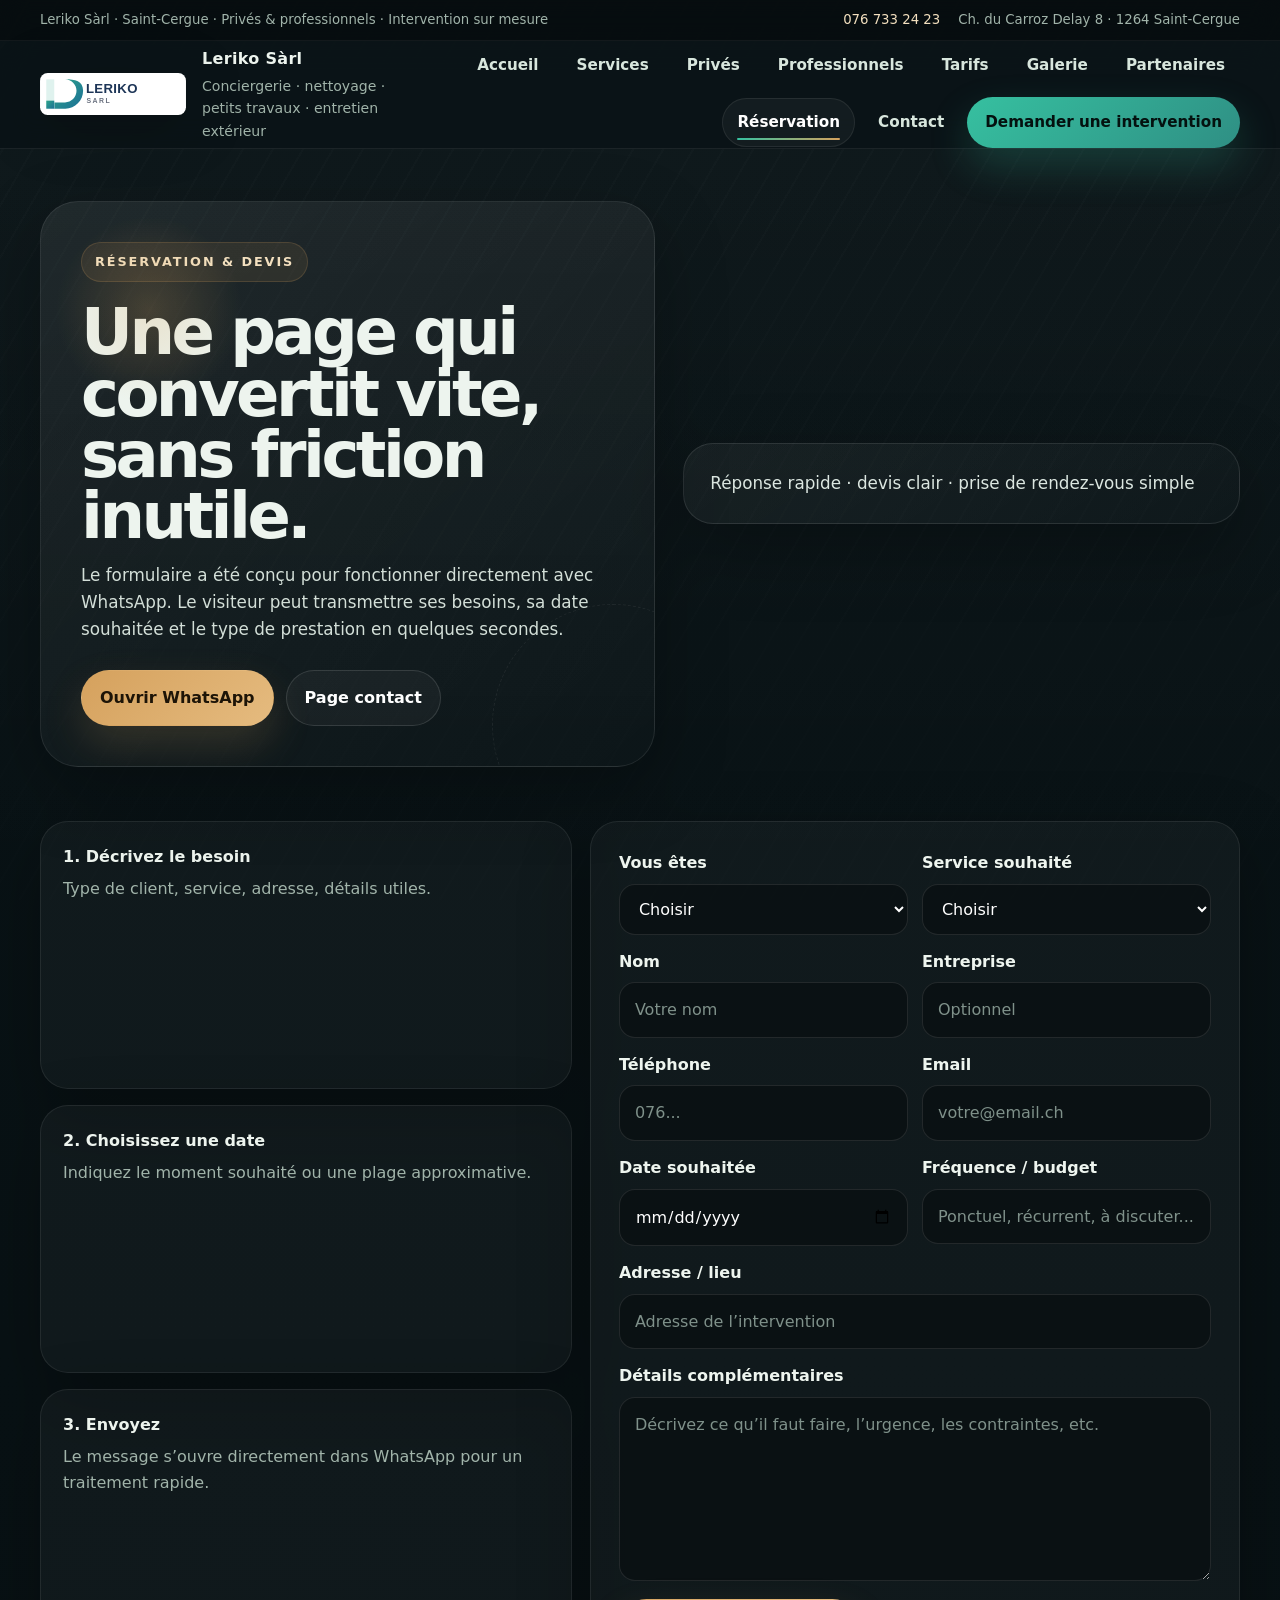
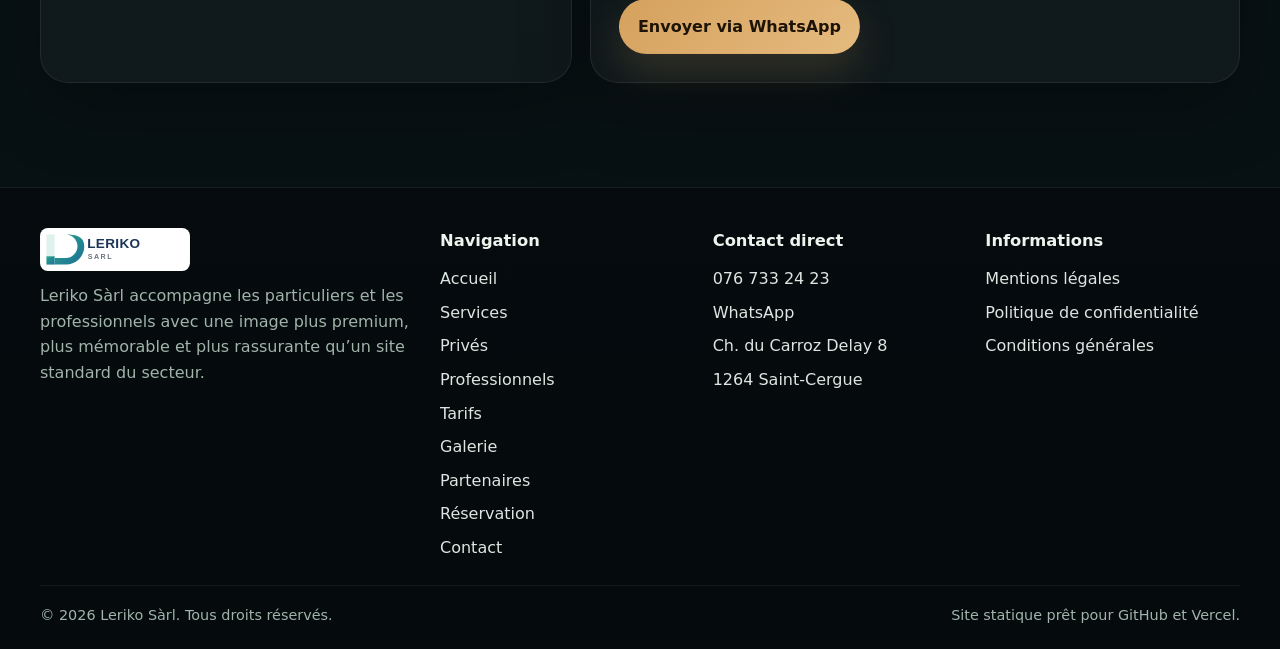
<file: reservation/index.html>
<!DOCTYPE html>
<html lang="fr">
<head>
  <meta charset="utf-8" />
  <meta name="viewport" content="width=device-width, initial-scale=1" />
  <title>Réservation | Leriko Sàrl</title>
  <meta name="description" content="Formulaire de réservation et demande de devis Leriko Sàrl via WhatsApp." />
  <meta name="theme-color" content="#091316" />
  <meta name="format-detection" content="telephone=no" />
  <meta property="og:title" content="Réservation | Leriko Sàrl" />
  <meta property="og:description" content="Formulaire de réservation et demande de devis Leriko Sàrl via WhatsApp." />
  <meta property="og:type" content="website" />
  <meta property="og:image" content="/assets/images/leriko-flyer-reference.png" />
  <link rel="icon" href="/assets/images/favicon.svg" type="image/svg+xml" />
  <link rel="preload" href="/assets/images/logo-leriko.svg" as="image" type="image/svg+xml" />
  <link rel="preload" href="/assets/images/leriko-flyer-reference.png" as="image" type="image/png" />
  <link rel="stylesheet" href="/assets/css/styles.css" />
  <script type="application/ld+json">{"@context": "https://schema.org", "@type": "LocalBusiness", "name": "Leriko Sàrl", "telephone": "076 733 24 23", "address": {"@type": "PostalAddress", "streetAddress": "Ch. du Carroz Delay 8", "postalCode": "1264", "addressLocality": "Saint-Cergue", "addressCountry": "CH"}, "areaServed": "Saint-Cergue, La Côte, Nyon et environs", "description": "Conciergerie, entretien, nettoyage, petits travaux, dépannage rapide et entretien extérieur pour privés et professionnels."}</script>
</head>
<body>
  <a class="skip-link" href="#contenu">Aller au contenu</a>
  <div class="topband">
    <div class="container topband-inner">
      <div class="topband-copy">Leriko Sàrl · Saint-Cergue · Privés & professionnels · Intervention sur mesure</div>
      <div class="topband-actions">
        <a href="tel:+41767332423">076 733 24 23</a>
        <span>Ch. du Carroz Delay 8 · 1264 Saint-Cergue</span>
      </div>
    </div>
  </div>
  <header class="site-header">
    <div class="container header-inner">
      <a class="brand" href="/">
        <img src="/assets/images/logo-leriko.svg" alt="Logo Leriko Sàrl" />
        <div class="brand-copy">
          <strong>Leriko Sàrl</strong>
          <span>Conciergerie · nettoyage · petits travaux · entretien extérieur</span>
        </div>
      </a>
      <button class="menu-toggle" type="button" aria-label="Ouvrir le menu" aria-expanded="false" data-menu-toggle>
        <span></span><span></span><span></span>
      </button>
      <nav class="nav" aria-label="Navigation principale" data-nav>
        <a href="/">Accueil</a>
<a href="/services/">Services</a>
<a href="/particuliers/">Privés</a>
<a href="/professionnels/">Professionnels</a>
<a href="/tarifs/">Tarifs</a>
<a href="/galerie/">Galerie</a>
<a href="/partenaires/">Partenaires</a>
<a href="/reservation/" aria-current="page">Réservation</a>
<a href="/contact/">Contact</a>
        <a class="nav-cta" href="/reservation/">Demander une intervention</a>
      </nav>
    </div>
  </header>
  <main id="contenu">
<section class="page-hero compact">
  <div class="container hero-layout">
    <div class="hero-copy">
      <span class="eyebrow">Réservation & devis</span>
      <h1>Une page qui convertit vite, sans friction inutile.</h1>
      <p class="hero-lead">Le formulaire a été conçu pour fonctionner directement avec WhatsApp. Le visiteur peut transmettre ses besoins, sa date souhaitée et le type de prestation en quelques secondes.</p>
      <div class="hero-actions"><a class="button" href="https://wa.me/41767332423">Ouvrir WhatsApp</a><a class="button-secondary" href="/contact/">Page contact</a></div>
    </div>
    <div class="hero-side-card"><p>Réponse rapide · devis clair · prise de rendez-vous simple</p></div>
  </div>
</section><section class="section">
  <div class="container reservation-grid">
    <article class="info-stack">
      <div class="info-card"><strong>1. Décrivez le besoin</strong><span>Type de client, service, adresse, détails utiles.</span></div>
      <div class="info-card"><strong>2. Choisissez une date</strong><span>Indiquez le moment souhaité ou une plage approximative.</span></div>
      <div class="info-card"><strong>3. Envoyez</strong><span>Le message s’ouvre directement dans WhatsApp pour un traitement rapide.</span></div>
    </article>
    <form class="form-card" data-whatsapp-form data-form-kind="reservation" data-whatsapp-phone="41767332423">
      <div class="form-grid">
        <div class="field">
          <label for="clientType">Vous êtes</label>
          <select id="clientType" name="clientType" required>
            <option value="">Choisir</option>
            <option>Particulier</option>
            <option>Professionnel</option>
          </select>
        </div>
        <div class="field">
          <label for="service">Service souhaité</label>
          <select id="service" name="service" required>
            <option value="">Choisir</option>
            <option>Conciergerie, maintenance & intendance</option>
            <option>Nettoyage & entretien</option>
            <option>Multiservice & petits travaux</option>
            <option>Dépannage rapide</option>
            <option>Entretien d'espaces verts</option>
          </select>
        </div>
        <div class="field">
          <label for="name">Nom</label>
          <input id="name" name="name" type="text" placeholder="Votre nom" required />
        </div>
        <div class="field">
          <label for="company">Entreprise</label>
          <input id="company" name="company" type="text" placeholder="Optionnel" />
        </div>
        <div class="field">
          <label for="phone">Téléphone</label>
          <input id="phone" name="phone" type="tel" placeholder="076..." required />
        </div>
        <div class="field">
          <label for="email">Email</label>
          <input id="email" name="email" type="email" placeholder="votre@email.ch" />
        </div>
        <div class="field">
          <label for="date">Date souhaitée</label>
          <input id="date" name="date" type="date" />
        </div>
        <div class="field">
          <label for="frequency">Fréquence / budget</label>
          <input id="frequency" name="frequency" type="text" placeholder="Ponctuel, récurrent, à discuter..." />
        </div>
        <div class="field full">
          <label for="location">Adresse / lieu</label>
          <input id="location" name="location" type="text" placeholder="Adresse de l’intervention" />
        </div>
        <div class="field full">
          <label for="message">Détails complémentaires</label>
          <textarea id="message" name="message" rows="6" placeholder="Décrivez ce qu’il faut faire, l’urgence, les contraintes, etc."></textarea>
        </div>
      </div>
      <div class="form-actions">
        <button class="button" type="submit">Envoyer via WhatsApp</button>
        <p class="form-notice" data-form-notice></p>
      </div>
    </form>
  </div>
</section>

  </main>
  <footer class="site-footer">
    <div class="container footer-grid">
      <div class="footer-brand">
        <img src="/assets/images/logo-leriko.svg" alt="Logo Leriko Sàrl" />
        <p>Leriko Sàrl accompagne les particuliers et les professionnels avec une image plus premium, plus mémorable et plus rassurante qu’un site standard du secteur.</p>
      </div>
      <div>
        <h3>Navigation</h3>
        <ul class="footer-list">
          <li><a href="/">Accueil</a></li>
<li><a href="/services/">Services</a></li>
<li><a href="/particuliers/">Privés</a></li>
<li><a href="/professionnels/">Professionnels</a></li>
<li><a href="/tarifs/">Tarifs</a></li>
<li><a href="/galerie/">Galerie</a></li>
<li><a href="/partenaires/">Partenaires</a></li>
<li><a href="/reservation/">Réservation</a></li>
<li><a href="/contact/">Contact</a></li>
        </ul>
      </div>
      <div>
        <h3>Contact direct</h3>
        <ul class="footer-list">
          <li><a href="tel:+41767332423">076 733 24 23</a></li>
          <li><a href="https://wa.me/41767332423" target="_blank" rel="noopener noreferrer">WhatsApp</a></li>
          <li>Ch. du Carroz Delay 8</li>
          <li>1264 Saint-Cergue</li>
        </ul>
      </div>
      <div>
        <h3>Informations</h3>
        <ul class="footer-list">
          <li><a href="/mentions-legales/">Mentions légales</a></li>
          <li><a href="/politique-confidentialite/">Politique de confidentialité</a></li>
          <li><a href="/conditions-generales/">Conditions générales</a></li>
        </ul>
      </div>
    </div>
    <div class="container footer-bottom">
      <span>© <span data-year></span> Leriko Sàrl. Tous droits réservés.</span>
      <span>Site statique prêt pour GitHub et Vercel.</span>
    </div>
  </footer>
  <script src="/assets/js/main.js"></script>
  <script src="/assets/js/forms.js"></script>
</body>
</html>
</file>
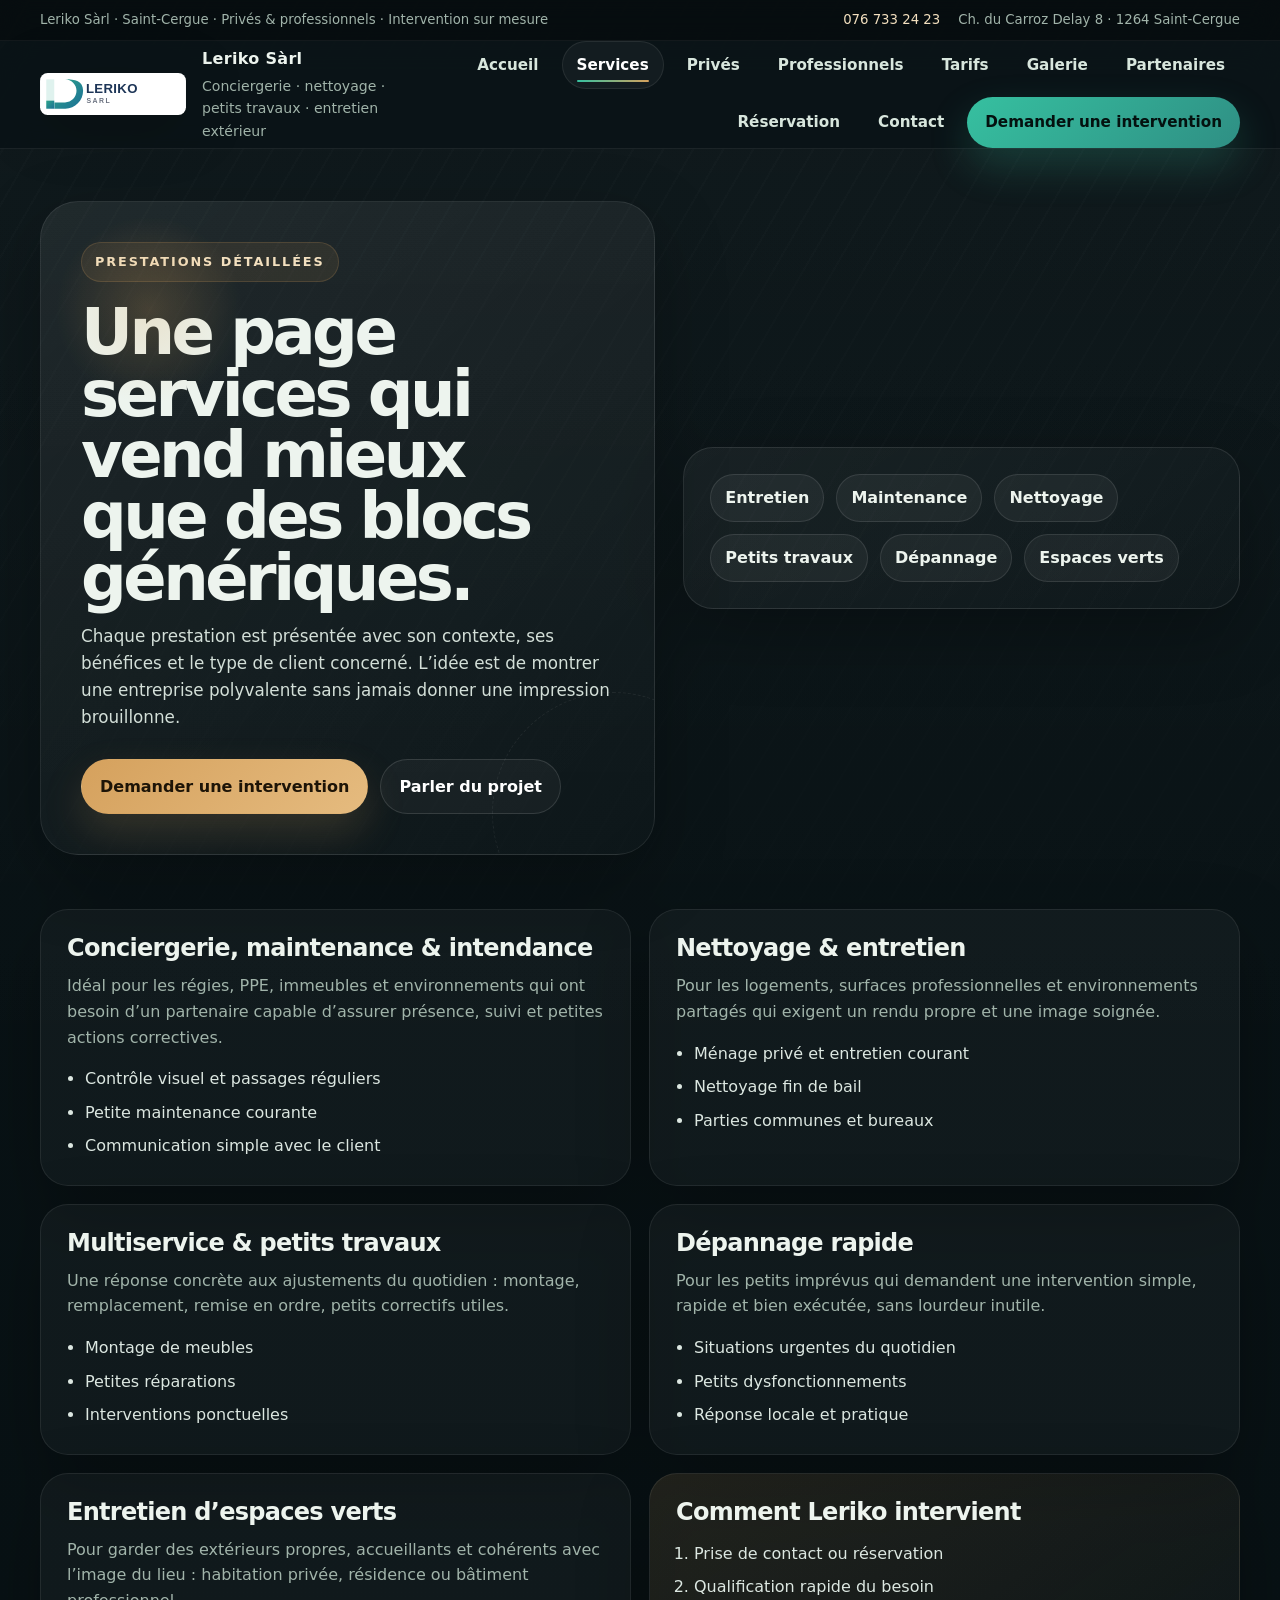
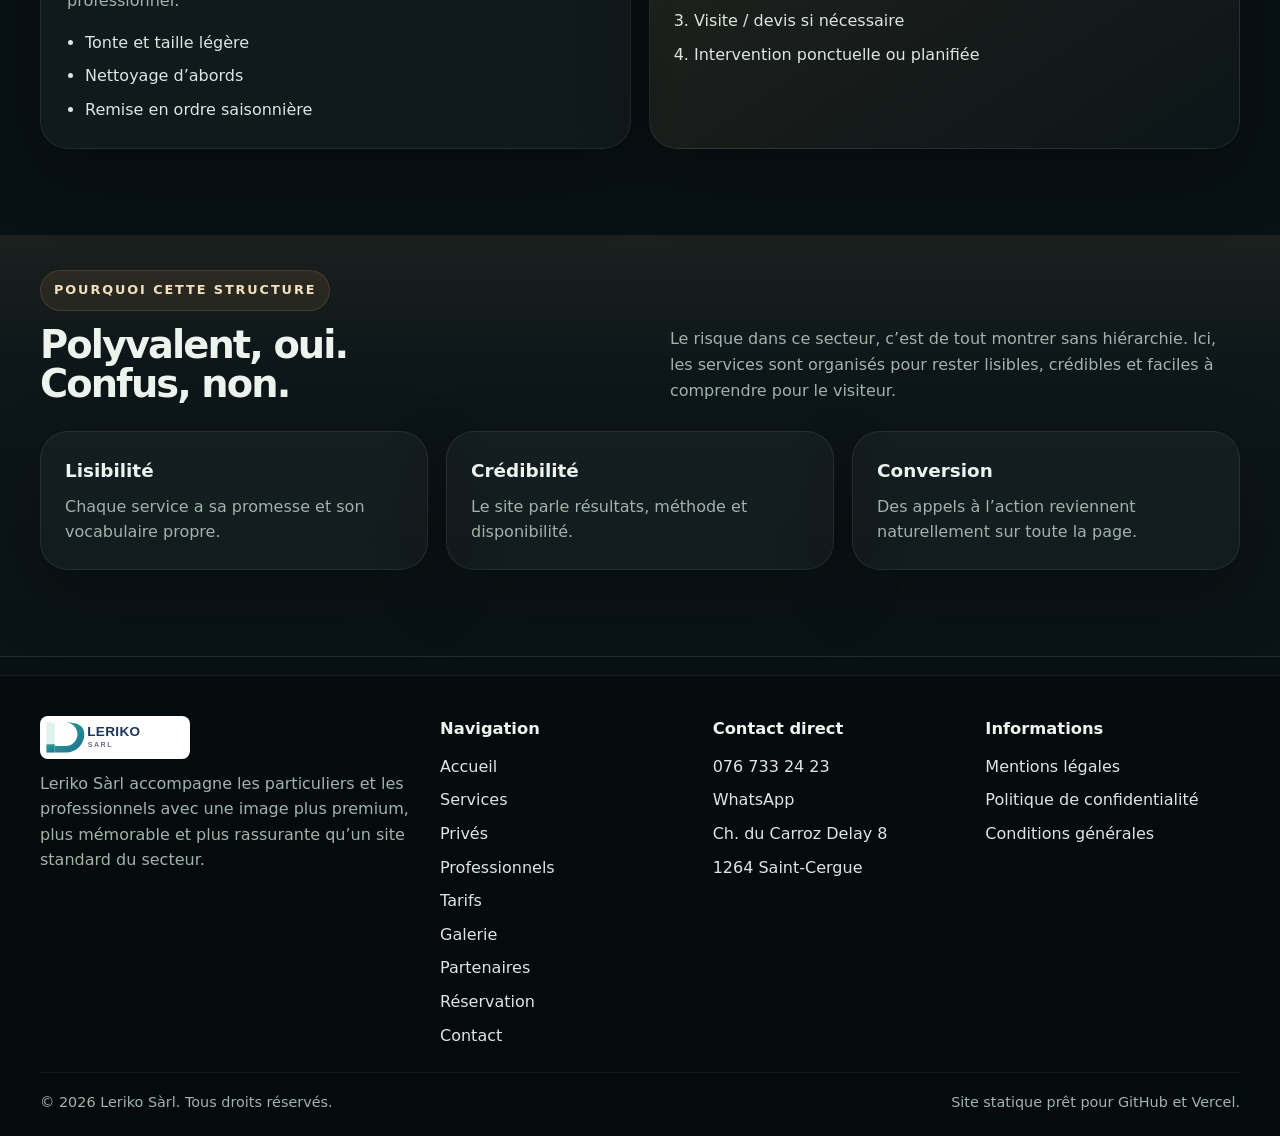
<file: services/index.html>
<!DOCTYPE html>
<html lang="fr">
<head>
  <meta charset="utf-8" />
  <meta name="viewport" content="width=device-width, initial-scale=1" />
  <title>Services | Leriko Sàrl</title>
  <meta name="description" content="Découvrez les services Leriko Sàrl : conciergerie, entretien, nettoyage, petits travaux, dépannage rapide et espaces verts." />
  <meta name="theme-color" content="#091316" />
  <meta name="format-detection" content="telephone=no" />
  <meta property="og:title" content="Services | Leriko Sàrl" />
  <meta property="og:description" content="Découvrez les services Leriko Sàrl : conciergerie, entretien, nettoyage, petits travaux, dépannage rapide et espaces verts." />
  <meta property="og:type" content="website" />
  <meta property="og:image" content="/assets/images/leriko-flyer-reference.png" />
  <link rel="icon" href="/assets/images/favicon.svg" type="image/svg+xml" />
  <link rel="preload" href="/assets/images/logo-leriko.svg" as="image" type="image/svg+xml" />
  <link rel="preload" href="/assets/images/leriko-flyer-reference.png" as="image" type="image/png" />
  <link rel="stylesheet" href="/assets/css/styles.css" />
  <script type="application/ld+json">{"@context": "https://schema.org", "@type": "LocalBusiness", "name": "Leriko Sàrl", "telephone": "076 733 24 23", "address": {"@type": "PostalAddress", "streetAddress": "Ch. du Carroz Delay 8", "postalCode": "1264", "addressLocality": "Saint-Cergue", "addressCountry": "CH"}, "areaServed": "Saint-Cergue, La Côte, Nyon et environs", "description": "Conciergerie, entretien, nettoyage, petits travaux, dépannage rapide et entretien extérieur pour privés et professionnels."}</script>
</head>
<body>
  <a class="skip-link" href="#contenu">Aller au contenu</a>
  <div class="topband">
    <div class="container topband-inner">
      <div class="topband-copy">Leriko Sàrl · Saint-Cergue · Privés & professionnels · Intervention sur mesure</div>
      <div class="topband-actions">
        <a href="tel:+41767332423">076 733 24 23</a>
        <span>Ch. du Carroz Delay 8 · 1264 Saint-Cergue</span>
      </div>
    </div>
  </div>
  <header class="site-header">
    <div class="container header-inner">
      <a class="brand" href="/">
        <img src="/assets/images/logo-leriko.svg" alt="Logo Leriko Sàrl" />
        <div class="brand-copy">
          <strong>Leriko Sàrl</strong>
          <span>Conciergerie · nettoyage · petits travaux · entretien extérieur</span>
        </div>
      </a>
      <button class="menu-toggle" type="button" aria-label="Ouvrir le menu" aria-expanded="false" data-menu-toggle>
        <span></span><span></span><span></span>
      </button>
      <nav class="nav" aria-label="Navigation principale" data-nav>
        <a href="/">Accueil</a>
<a href="/services/" aria-current="page">Services</a>
<a href="/particuliers/">Privés</a>
<a href="/professionnels/">Professionnels</a>
<a href="/tarifs/">Tarifs</a>
<a href="/galerie/">Galerie</a>
<a href="/partenaires/">Partenaires</a>
<a href="/reservation/">Réservation</a>
<a href="/contact/">Contact</a>
        <a class="nav-cta" href="/reservation/">Demander une intervention</a>
      </nav>
    </div>
  </header>
  <main id="contenu">
<section class="page-hero compact">
  <div class="container hero-layout">
    <div class="hero-copy">
      <span class="eyebrow">Prestations détaillées</span>
      <h1>Une page services qui vend mieux que des blocs génériques.</h1>
      <p class="hero-lead">Chaque prestation est présentée avec son contexte, ses bénéfices et le type de client concerné. L’idée est de montrer une entreprise polyvalente sans jamais donner une impression brouillonne.</p>
      <div class="hero-actions"><a class="button" href="/reservation/">Demander une intervention</a><a class="button-secondary" href="/contact/">Parler du projet</a></div>
    </div>
    <div class="hero-side-card"><div class="side-stack"><span>Entretien</span><span>Maintenance</span><span>Nettoyage</span><span>Petits travaux</span><span>Dépannage</span><span>Espaces verts</span></div></div>
  </div>
</section><section class="section">
  <div class="container service-detail-grid">
    <article class="detail-card">
      <h2>Conciergerie, maintenance & intendance</h2>
      <p>Idéal pour les régies, PPE, immeubles et environnements qui ont besoin d’un partenaire capable d’assurer présence, suivi et petites actions correctives.</p>
      <ul class="styled-list">
        <li>Contrôle visuel et passages réguliers</li>
        <li>Petite maintenance courante</li>
        <li>Communication simple avec le client</li>
      </ul>
    </article>
    <article class="detail-card">
      <h2>Nettoyage & entretien</h2>
      <p>Pour les logements, surfaces professionnelles et environnements partagés qui exigent un rendu propre et une image soignée.</p>
      <ul class="styled-list">
        <li>Ménage privé et entretien courant</li>
        <li>Nettoyage fin de bail</li>
        <li>Parties communes et bureaux</li>
      </ul>
    </article>
    <article class="detail-card">
      <h2>Multiservice & petits travaux</h2>
      <p>Une réponse concrète aux ajustements du quotidien : montage, remplacement, remise en ordre, petits correctifs utiles.</p>
      <ul class="styled-list">
        <li>Montage de meubles</li>
        <li>Petites réparations</li>
        <li>Interventions ponctuelles</li>
      </ul>
    </article>
    <article class="detail-card">
      <h2>Dépannage rapide</h2>
      <p>Pour les petits imprévus qui demandent une intervention simple, rapide et bien exécutée, sans lourdeur inutile.</p>
      <ul class="styled-list">
        <li>Situations urgentes du quotidien</li>
        <li>Petits dysfonctionnements</li>
        <li>Réponse locale et pratique</li>
      </ul>
    </article>
    <article class="detail-card">
      <h2>Entretien d’espaces verts</h2>
      <p>Pour garder des extérieurs propres, accueillants et cohérents avec l’image du lieu : habitation privée, résidence ou bâtiment professionnel.</p>
      <ul class="styled-list">
        <li>Tonte et taille légère</li>
        <li>Nettoyage d’abords</li>
        <li>Remise en ordre saisonnière</li>
      </ul>
    </article>
    <article class="detail-card contrast">
      <h2>Comment Leriko intervient</h2>
      <ol class="number-list">
        <li>Prise de contact ou réservation</li>
        <li>Qualification rapide du besoin</li>
        <li>Visite / devis si nécessaire</li>
        <li>Intervention ponctuelle ou planifiée</li>
      </ol>
    </article>
  </div>
</section>

<section class="section section-dark">
  <div class="container section-head split">
    <div>
      <span class="eyebrow">Pourquoi cette structure</span>
      <h2>Polyvalent, oui. Confus, non.</h2>
    </div>
    <p>Le risque dans ce secteur, c’est de tout montrer sans hiérarchie. Ici, les services sont organisés pour rester lisibles, crédibles et faciles à comprendre pour le visiteur.</p>
  </div>
  <div class="container reason-grid">
    <article class="reason-card"><strong>Lisibilité</strong><span>Chaque service a sa promesse et son vocabulaire propre.</span></article>
    <article class="reason-card"><strong>Crédibilité</strong><span>Le site parle résultats, méthode et disponibilité.</span></article>
    <article class="reason-card"><strong>Conversion</strong><span>Des appels à l’action reviennent naturellement sur toute la page.</span></article>
  </div>
</section>

  </main>
  <footer class="site-footer">
    <div class="container footer-grid">
      <div class="footer-brand">
        <img src="/assets/images/logo-leriko.svg" alt="Logo Leriko Sàrl" />
        <p>Leriko Sàrl accompagne les particuliers et les professionnels avec une image plus premium, plus mémorable et plus rassurante qu’un site standard du secteur.</p>
      </div>
      <div>
        <h3>Navigation</h3>
        <ul class="footer-list">
          <li><a href="/">Accueil</a></li>
<li><a href="/services/">Services</a></li>
<li><a href="/particuliers/">Privés</a></li>
<li><a href="/professionnels/">Professionnels</a></li>
<li><a href="/tarifs/">Tarifs</a></li>
<li><a href="/galerie/">Galerie</a></li>
<li><a href="/partenaires/">Partenaires</a></li>
<li><a href="/reservation/">Réservation</a></li>
<li><a href="/contact/">Contact</a></li>
        </ul>
      </div>
      <div>
        <h3>Contact direct</h3>
        <ul class="footer-list">
          <li><a href="tel:+41767332423">076 733 24 23</a></li>
          <li><a href="https://wa.me/41767332423" target="_blank" rel="noopener noreferrer">WhatsApp</a></li>
          <li>Ch. du Carroz Delay 8</li>
          <li>1264 Saint-Cergue</li>
        </ul>
      </div>
      <div>
        <h3>Informations</h3>
        <ul class="footer-list">
          <li><a href="/mentions-legales/">Mentions légales</a></li>
          <li><a href="/politique-confidentialite/">Politique de confidentialité</a></li>
          <li><a href="/conditions-generales/">Conditions générales</a></li>
        </ul>
      </div>
    </div>
    <div class="container footer-bottom">
      <span>© <span data-year></span> Leriko Sàrl. Tous droits réservés.</span>
      <span>Site statique prêt pour GitHub et Vercel.</span>
    </div>
  </footer>
  <script src="/assets/js/main.js"></script>
  <script src="/assets/js/forms.js"></script>
</body>
</html>
</file>
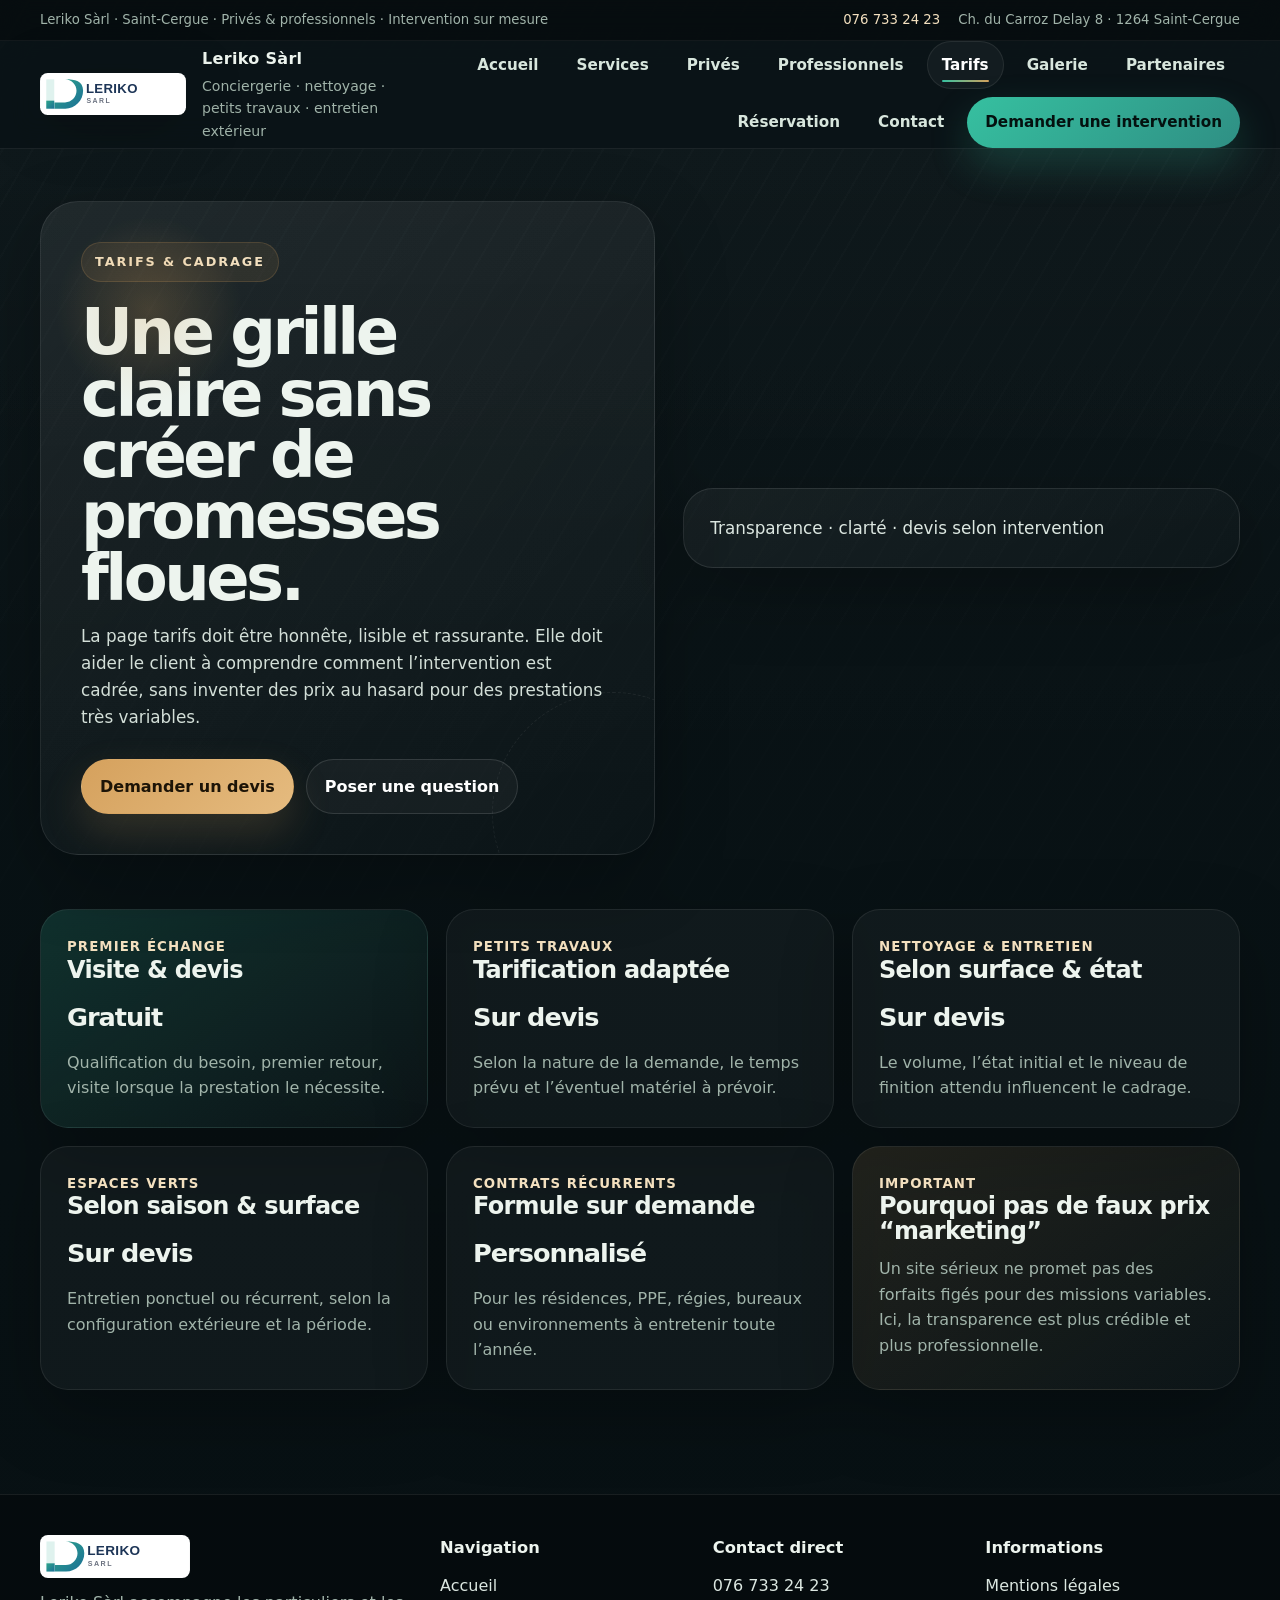
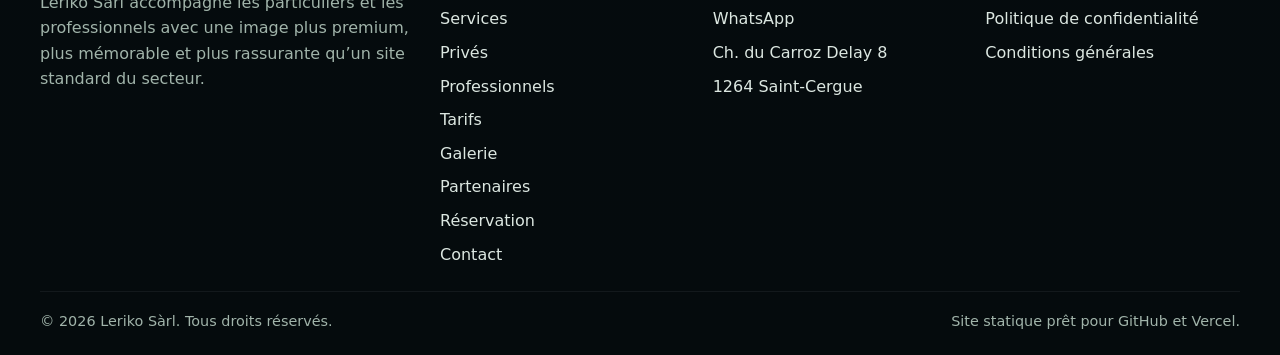
<file: tarifs/index.html>
<!DOCTYPE html>
<html lang="fr">
<head>
  <meta charset="utf-8" />
  <meta name="viewport" content="width=device-width, initial-scale=1" />
  <title>Tarifs | Leriko Sàrl</title>
  <meta name="description" content="Grille tarifaire claire et cadrage des devis pour les prestations Leriko Sàrl." />
  <meta name="theme-color" content="#091316" />
  <meta name="format-detection" content="telephone=no" />
  <meta property="og:title" content="Tarifs | Leriko Sàrl" />
  <meta property="og:description" content="Grille tarifaire claire et cadrage des devis pour les prestations Leriko Sàrl." />
  <meta property="og:type" content="website" />
  <meta property="og:image" content="/assets/images/leriko-flyer-reference.png" />
  <link rel="icon" href="/assets/images/favicon.svg" type="image/svg+xml" />
  <link rel="preload" href="/assets/images/logo-leriko.svg" as="image" type="image/svg+xml" />
  <link rel="preload" href="/assets/images/leriko-flyer-reference.png" as="image" type="image/png" />
  <link rel="stylesheet" href="/assets/css/styles.css" />
  <script type="application/ld+json">{"@context": "https://schema.org", "@type": "LocalBusiness", "name": "Leriko Sàrl", "telephone": "076 733 24 23", "address": {"@type": "PostalAddress", "streetAddress": "Ch. du Carroz Delay 8", "postalCode": "1264", "addressLocality": "Saint-Cergue", "addressCountry": "CH"}, "areaServed": "Saint-Cergue, La Côte, Nyon et environs", "description": "Conciergerie, entretien, nettoyage, petits travaux, dépannage rapide et entretien extérieur pour privés et professionnels."}</script>
</head>
<body>
  <a class="skip-link" href="#contenu">Aller au contenu</a>
  <div class="topband">
    <div class="container topband-inner">
      <div class="topband-copy">Leriko Sàrl · Saint-Cergue · Privés & professionnels · Intervention sur mesure</div>
      <div class="topband-actions">
        <a href="tel:+41767332423">076 733 24 23</a>
        <span>Ch. du Carroz Delay 8 · 1264 Saint-Cergue</span>
      </div>
    </div>
  </div>
  <header class="site-header">
    <div class="container header-inner">
      <a class="brand" href="/">
        <img src="/assets/images/logo-leriko.svg" alt="Logo Leriko Sàrl" />
        <div class="brand-copy">
          <strong>Leriko Sàrl</strong>
          <span>Conciergerie · nettoyage · petits travaux · entretien extérieur</span>
        </div>
      </a>
      <button class="menu-toggle" type="button" aria-label="Ouvrir le menu" aria-expanded="false" data-menu-toggle>
        <span></span><span></span><span></span>
      </button>
      <nav class="nav" aria-label="Navigation principale" data-nav>
        <a href="/">Accueil</a>
<a href="/services/">Services</a>
<a href="/particuliers/">Privés</a>
<a href="/professionnels/">Professionnels</a>
<a href="/tarifs/" aria-current="page">Tarifs</a>
<a href="/galerie/">Galerie</a>
<a href="/partenaires/">Partenaires</a>
<a href="/reservation/">Réservation</a>
<a href="/contact/">Contact</a>
        <a class="nav-cta" href="/reservation/">Demander une intervention</a>
      </nav>
    </div>
  </header>
  <main id="contenu">
<section class="page-hero compact">
  <div class="container hero-layout">
    <div class="hero-copy">
      <span class="eyebrow">Tarifs & cadrage</span>
      <h1>Une grille claire sans créer de promesses floues.</h1>
      <p class="hero-lead">La page tarifs doit être honnête, lisible et rassurante. Elle doit aider le client à comprendre comment l’intervention est cadrée, sans inventer des prix au hasard pour des prestations très variables.</p>
      <div class="hero-actions"><a class="button" href="/reservation/">Demander un devis</a><a class="button-secondary" href="/contact/">Poser une question</a></div>
    </div>
    <div class="hero-side-card"><p>Transparence · clarté · devis selon intervention</p></div>
  </div>
</section><section class="section">
  <div class="container pricing-layout">
    <article class="price-panel standout">
      <small>Premier échange</small>
      <h2>Visite & devis</h2>
      <div class="price-line">Gratuit</div>
      <p>Qualification du besoin, premier retour, visite lorsque la prestation le nécessite.</p>
    </article>
    <article class="price-panel">
      <small>Petits travaux</small>
      <h2>Tarification adaptée</h2>
      <div class="price-line">Sur devis</div>
      <p>Selon la nature de la demande, le temps prévu et l’éventuel matériel à prévoir.</p>
    </article>
    <article class="price-panel">
      <small>Nettoyage & entretien</small>
      <h2>Selon surface & état</h2>
      <div class="price-line">Sur devis</div>
      <p>Le volume, l’état initial et le niveau de finition attendu influencent le cadrage.</p>
    </article>
    <article class="price-panel">
      <small>Espaces verts</small>
      <h2>Selon saison & surface</h2>
      <div class="price-line">Sur devis</div>
      <p>Entretien ponctuel ou récurrent, selon la configuration extérieure et la période.</p>
    </article>
    <article class="price-panel">
      <small>Contrats récurrents</small>
      <h2>Formule sur demande</h2>
      <div class="price-line">Personnalisé</div>
      <p>Pour les résidences, PPE, régies, bureaux ou environnements à entretenir toute l’année.</p>
    </article>
    <article class="price-panel contrast">
      <small>Important</small>
      <h2>Pourquoi pas de faux prix “marketing”</h2>
      <p>Un site sérieux ne promet pas des forfaits figés pour des missions variables. Ici, la transparence est plus crédible et plus professionnelle.</p>
    </article>
  </div>
</section>

  </main>
  <footer class="site-footer">
    <div class="container footer-grid">
      <div class="footer-brand">
        <img src="/assets/images/logo-leriko.svg" alt="Logo Leriko Sàrl" />
        <p>Leriko Sàrl accompagne les particuliers et les professionnels avec une image plus premium, plus mémorable et plus rassurante qu’un site standard du secteur.</p>
      </div>
      <div>
        <h3>Navigation</h3>
        <ul class="footer-list">
          <li><a href="/">Accueil</a></li>
<li><a href="/services/">Services</a></li>
<li><a href="/particuliers/">Privés</a></li>
<li><a href="/professionnels/">Professionnels</a></li>
<li><a href="/tarifs/">Tarifs</a></li>
<li><a href="/galerie/">Galerie</a></li>
<li><a href="/partenaires/">Partenaires</a></li>
<li><a href="/reservation/">Réservation</a></li>
<li><a href="/contact/">Contact</a></li>
        </ul>
      </div>
      <div>
        <h3>Contact direct</h3>
        <ul class="footer-list">
          <li><a href="tel:+41767332423">076 733 24 23</a></li>
          <li><a href="https://wa.me/41767332423" target="_blank" rel="noopener noreferrer">WhatsApp</a></li>
          <li>Ch. du Carroz Delay 8</li>
          <li>1264 Saint-Cergue</li>
        </ul>
      </div>
      <div>
        <h3>Informations</h3>
        <ul class="footer-list">
          <li><a href="/mentions-legales/">Mentions légales</a></li>
          <li><a href="/politique-confidentialite/">Politique de confidentialité</a></li>
          <li><a href="/conditions-generales/">Conditions générales</a></li>
        </ul>
      </div>
    </div>
    <div class="container footer-bottom">
      <span>© <span data-year></span> Leriko Sàrl. Tous droits réservés.</span>
      <span>Site statique prêt pour GitHub et Vercel.</span>
    </div>
  </footer>
  <script src="/assets/js/main.js"></script>
  <script src="/assets/js/forms.js"></script>
</body>
</html>
</file>
<file: assets/css/styles.css>
:root{
  --bg:#091316;
  --bg-2:#0d1a1d;
  --surface:rgba(14,24,28,0.88);
  --surface-2:rgba(16,29,34,0.96);
  --surface-3:#132329;
  --paper:#eef2ea;
  --text:#edf4ee;
  --muted:#a1b4aa;
  --line:rgba(255,255,255,.08);
  --line-strong:rgba(255,255,255,.14);
  --gold:#d5a15d;
  --gold-soft:#f3e0bf;
  --mint:#36c0a0;
  --mint-2:#2f8f84;
  --danger:#ff765f;
  --radius:28px;
  --radius-lg:34px;
  --radius-sm:18px;
  --container:1200px;
  --shadow:0 24px 70px rgba(0,0,0,.28);
}

*{box-sizing:border-box}
html{scroll-behavior:smooth}
body{
  margin:0;
  font-family:Inter,ui-sans-serif,system-ui,-apple-system,"Segoe UI",Roboto,Arial,sans-serif;
  color:var(--text);
  background:
    radial-gradient(circle at 15% 18%, rgba(54,192,160,.16), transparent 0 24%),
    radial-gradient(circle at 92% 14%, rgba(213,161,93,.16), transparent 0 20%),
    linear-gradient(180deg, rgba(255,255,255,.03), transparent 40%),
    linear-gradient(180deg, var(--bg), #081114 60%, #071013);
  line-height:1.6;
}
body::before{
  content:"";
  position:fixed;inset:0;pointer-events:none;z-index:-1;
  background:
    repeating-linear-gradient(120deg, transparent 0 24px, rgba(255,255,255,.018) 24px 26px),
    linear-gradient(180deg, rgba(255,255,255,.02), transparent);
  opacity:.45;
}
img{display:block;max-width:100%}
a{color:inherit;text-decoration:none}
button,input,select,textarea{font:inherit}
strong{font-weight:800}

.container{width:min(calc(100% - 28px),var(--container));margin-inline:auto}

.skip-link{
  position:absolute;left:-9999px;top:auto;width:1px;height:1px;overflow:hidden
}
.skip-link:focus{
  left:16px;top:16px;width:auto;height:auto;padding:12px 16px;background:#fff;color:#111;border-radius:12px;z-index:999
}

.topband{
  border-bottom:1px solid rgba(255,255,255,.05);
  background:rgba(5,10,12,.78);
  backdrop-filter:blur(14px);
}
.topband-inner{
  min-height:40px;display:flex;justify-content:space-between;align-items:center;gap:18px;
  font-size:.83rem;color:var(--muted);padding:8px 0;
}
.topband-actions{display:flex;gap:18px;flex-wrap:wrap;justify-content:flex-end}
.topband-actions a{color:var(--gold-soft)}

.site-header{
  position:sticky;top:0;z-index:40;
  background:rgba(9,19,22,.78);
  backdrop-filter:blur(16px);
  border-bottom:1px solid rgba(255,255,255,.07);
}
.header-inner{
  min-height:84px;display:flex;justify-content:space-between;align-items:center;gap:18px
}
.brand{display:flex;align-items:center;gap:16px;min-width:0}
.brand img{width:146px;height:auto;filter:drop-shadow(0 10px 30px rgba(0,0,0,.22))}
.brand-copy{display:flex;flex-direction:column;gap:3px}
.brand-copy strong{font-size:1rem;letter-spacing:.02em}
.brand-copy span{color:var(--muted);font-size:.88rem}

.nav{
  display:flex;align-items:center;justify-content:flex-end;gap:8px;flex-wrap:wrap
}
.nav a{
  position:relative;
  padding:11px 14px;border-radius:999px;color:#d8e6dd;
  font-weight:700;font-size:.95rem;transition:.24s ease;
  border:1px solid transparent;
}
.nav a:hover,
.nav a[aria-current="page"]{
  color:#fff;background:rgba(255,255,255,.04);border-color:rgba(255,255,255,.08)
}
.nav a[aria-current="page"]::after{
  content:"";position:absolute;left:14px;right:14px;bottom:6px;height:2px;border-radius:999px;
  background:linear-gradient(90deg,var(--mint),var(--gold));
}
.nav-cta{
  padding:13px 18px !important;
  background:linear-gradient(135deg,var(--mint),var(--mint-2));
  color:#04110f !important;
  border:none !important;
  box-shadow:0 18px 40px rgba(54,192,160,.22);
}
.nav-cta:hover{transform:translateY(-1px)}

.menu-toggle{
  display:none;align-items:center;justify-content:center;flex-direction:column;gap:4px;
  width:48px;height:48px;background:rgba(255,255,255,.04);border:1px solid rgba(255,255,255,.08);
  border-radius:16px;color:#fff
}
.menu-toggle span{display:block;width:18px;height:2px;background:#fff;border-radius:999px}

.page-hero{
  padding:62px 0 26px;
}
.page-hero.compact{padding:52px 0 20px}
.hero-layout{
  display:grid;grid-template-columns:minmax(0,1.05fr) minmax(320px,.95fr);gap:28px;align-items:center
}
.hero-copy{
  position:relative;
  padding:clamp(26px,4vw,40px);
  background:
    linear-gradient(140deg, rgba(255,255,255,.06), rgba(255,255,255,.015)),
    linear-gradient(180deg, rgba(255,255,255,.015), transparent);
  border:1px solid rgba(255,255,255,.09);
  border-radius:38px;
  box-shadow:var(--shadow);
  overflow:hidden;
}
.hero-copy::before{
  content:"";
  position:absolute;top:-2px;left:-2px;width:220px;height:220px;
  background:radial-gradient(circle, rgba(213,161,93,.22), transparent 60%);
  pointer-events:none;
}
.hero-copy::after{
  content:"";
  position:absolute;right:-80px;bottom:-80px;width:240px;height:240px;border-radius:50%;
  border:1px dashed rgba(255,255,255,.12);
  opacity:.55;
}
.eyebrow{
  display:inline-flex;align-items:center;gap:10px;
  padding:9px 13px;border-radius:999px;
  font-size:.8rem;font-weight:800;letter-spacing:.15em;text-transform:uppercase;
  color:var(--gold-soft);
  background:rgba(213,161,93,.10);
  border:1px solid rgba(213,161,93,.18);
}
.hero-copy h1{
  margin:20px 0 14px;
  font-size:clamp(2.45rem, 5vw, 5.35rem);
  line-height:.96;
  letter-spacing:-.055em;
  max-width:11ch;
}
.hero-lead{
  max-width:62ch;
  margin:0;
  color:#d3dfd8;
  font-size:1.05rem;
}
.hero-actions{
  display:flex;gap:12px;flex-wrap:wrap;margin-top:28px
}
.button,.button-secondary{
  display:inline-flex;align-items:center;justify-content:center;gap:10px;
  padding:14px 18px;border-radius:999px;font-weight:800;transition:.22s ease;
  border:1px solid transparent;
}
.button{
  background:linear-gradient(135deg,var(--gold),#e5bb7f);
  color:#1d1407;
  box-shadow:0 18px 40px rgba(213,161,93,.18);
}
.button-secondary{
  background:rgba(255,255,255,.04);
  color:#fff;border-color:rgba(255,255,255,.12)
}
.button:hover,.button-secondary:hover{transform:translateY(-1px)}

.hero-stage{
  position:relative;min-height:100%;padding:24px;
  background:
    linear-gradient(160deg, rgba(54,192,160,.08), rgba(255,255,255,.02)),
    rgba(255,255,255,.03);
  border:1px solid rgba(255,255,255,.10);
  border-radius:40px;
  box-shadow:var(--shadow);
  overflow:hidden;
}
.hero-stage::before{
  content:"";
  position:absolute;inset:12px;pointer-events:none;border:1px solid rgba(255,255,255,.08);
  border-radius:30px;
}
.hero-stage::after{
  content:"";position:absolute;right:-30px;top:-30px;width:180px;height:180px;border-radius:50%;
  background:radial-gradient(circle, rgba(54,192,160,.26), transparent 70%);
}
.hero-frame{
  position:relative;
  padding:16px;
  background:linear-gradient(180deg, rgba(255,255,255,.06), rgba(255,255,255,.01));
  border-radius:34px;
  clip-path:polygon(0 6%, 92% 0, 100% 16%, 100% 100%, 8% 100%, 0 88%);
  border:1px solid rgba(255,255,255,.08);
}
.hero-frame img{
  width:100%;
  border-radius:24px;
  object-fit:cover;
}
.float-card{
  position:absolute;right:18px;padding:13px 14px;min-width:160px;
  border-radius:18px;
  background:rgba(8,16,18,.92);
  border:1px solid rgba(255,255,255,.10);
  box-shadow:0 20px 40px rgba(0,0,0,.28);
  font-size:.93rem;color:var(--muted)
}
.float-card strong{display:block;margin-top:3px;color:#fff}
.float-card.top{top:20px}
.float-card.mid{top:46%}
.float-card.bottom{bottom:22px}

.hero-side-card{
  padding:26px;border-radius:30px;
  background:linear-gradient(145deg, rgba(255,255,255,.05), rgba(255,255,255,.015));
  border:1px solid rgba(255,255,255,.10);
  box-shadow:var(--shadow)
}
.hero-side-card p{margin:0;color:#dce7e1;font-size:1.05rem}
.hero-side-card.soft-tone{background:linear-gradient(145deg, rgba(213,161,93,.13), rgba(255,255,255,.02))}
.side-stack{display:flex;flex-wrap:wrap;gap:12px}
.side-stack span{
  padding:10px 14px;border-radius:999px;background:rgba(255,255,255,.05);
  border:1px solid rgba(255,255,255,.10);font-weight:700
}

.service-marquee{
  overflow:hidden;border-block:1px solid rgba(255,255,255,.08);margin-top:14px;
  background:rgba(255,255,255,.03)
}
.marquee-track{
  width:max-content;display:flex;align-items:center;gap:18px;
  padding:14px 0;font-weight:800;letter-spacing:.08em;text-transform:uppercase;
  color:#d8e8e0;animation:marquee 28s linear infinite
}
.marquee-track span{
  position:relative;padding-left:18px
}
.marquee-track span::before{
  content:"";position:absolute;left:0;top:50%;width:6px;height:6px;border-radius:50%;
  background:var(--mint);transform:translateY(-50%)
}
@keyframes marquee{
  from{transform:translateX(0)}
  to{transform:translateX(-50%)}
}

.section{padding:34px 0 86px}
.section-dark{
  background:
    linear-gradient(180deg, rgba(255,255,255,.03), rgba(255,255,255,.01)),
    linear-gradient(180deg, rgba(213,161,93,.06), transparent 30%);
  border-block:1px solid rgba(255,255,255,.06)
}
.section-tinted{
  background:
    radial-gradient(circle at 85% 18%, rgba(54,192,160,.08), transparent 0 20%),
    rgba(255,255,255,.02);
  border-block:1px solid rgba(255,255,255,.05)
}
.section-head{
  display:flex;justify-content:space-between;align-items:end;gap:24px;flex-wrap:wrap;margin-bottom:28px
}
.section-head.split > div{max-width:720px}
.section-head h2{
  margin:14px 0 0;
  font-size:clamp(1.8rem,3vw,3.2rem);
  line-height:1.02;letter-spacing:-.05em;
  max-width:14ch;
}
.section-head p{
  margin:0;max-width:56ch;color:var(--muted)
}

.metrics-grid,.service-showcase,.audience-grid,.gallery-showcase,.tariff-strip,.partner-grid,.service-detail-grid,.reason-grid,.audience-detail-grid,.benefit-grid,.pro-grid,.process-grid,.pricing-layout,.full-gallery-grid,.relation-grid,.reservation-grid,.contact-layout,.footer-grid{
  display:grid;gap:18px
}
.metrics-grid{grid-template-columns:repeat(4,minmax(0,1fr))}
.metric-card{
  padding:22px;background:rgba(255,255,255,.035);
  border:1px solid rgba(255,255,255,.08);border-radius:26px;box-shadow:var(--shadow)
}
.metric-card strong{display:block;font-size:1.15rem;margin-bottom:6px}
.metric-card span{display:block;color:var(--muted)}

.service-showcase{grid-template-columns:repeat(2,minmax(0,1fr))}
.cut-card{
  position:relative;padding:28px 28px 26px;
  background:linear-gradient(155deg, rgba(255,255,255,.05), rgba(255,255,255,.015));
  border:1px solid rgba(255,255,255,.09);
  border-radius:30px;
  clip-path:polygon(0 0, 92% 0, 100% 12%, 100% 100%, 8% 100%, 0 88%);
  box-shadow:var(--shadow)
}
.cut-card.accent{
  background:
    linear-gradient(155deg, rgba(54,192,160,.12), rgba(255,255,255,.015)),
    rgba(255,255,255,.02);
}
.card-tag{
  display:inline-flex;margin-bottom:14px;color:#111;
  background:var(--gold);padding:7px 10px;border-radius:999px;font-weight:800;font-size:.86rem
}
.cut-card h3,.detail-card h2,.scene-card h2,.pro-card h2,.price-panel h2,.contact-card h2{
  margin:0 0 12px;font-size:1.5rem;line-height:1.04;letter-spacing:-.03em
}
.cut-card p,.detail-card p,.scene-card p,.pro-card p,.price-panel p,.relation-card span,.benefit-card span,.reason-card span,.info-card span,.contact-card p,.legal-panel p{
  margin:0;color:var(--muted)
}
.styled-list,.number-list,.footer-list{
  margin:16px 0 0;padding-left:18px
}
.styled-list li,.number-list li,.footer-list li{
  color:#dce7e1
}
.styled-list li+li,.number-list li+li,.footer-list li+li{margin-top:8px}
.inline-link{
  display:inline-flex;align-items:center;gap:8px;
  margin-top:16px;color:var(--gold-soft);font-weight:800
}
.inline-link::after{content:"→"}

.audience-grid{grid-template-columns:repeat(2,minmax(0,1fr))}
.audience-card{
  padding:30px;border-radius:32px;box-shadow:var(--shadow);
  background:
    linear-gradient(145deg, rgba(255,255,255,.04), rgba(255,255,255,.01)),
    rgba(255,255,255,.015);
  border:1px solid rgba(255,255,255,.08)
}
.audience-card.pro{background:linear-gradient(145deg, rgba(54,192,160,.12), rgba(255,255,255,.02))}
.audience-no{
  display:inline-flex;padding:8px 12px;border-radius:999px;
  background:rgba(213,161,93,.14);border:1px solid rgba(213,161,93,.18);
  color:var(--gold-soft);font-weight:800;margin-bottom:16px
}
.audience-card h3{margin:0 0 12px;font-size:1.7rem;line-height:1.02;letter-spacing:-.04em}
.audience-card p{margin:0 0 18px;color:var(--muted)}

.gallery-showcase,.full-gallery-grid{grid-template-columns:repeat(3,minmax(0,1fr))}
.beforeafter-card{
  overflow:hidden;border-radius:28px;background:rgba(255,255,255,.03);border:1px solid rgba(255,255,255,.08);
  box-shadow:var(--shadow)
}
.beforeafter-card.large{min-height:100%}
.ba-grid{
  display:grid;grid-template-columns:1fr 1fr;position:relative
}
.ba-grid::before,.ba-grid::after{
  position:absolute;top:14px;z-index:2;padding:6px 10px;border-radius:999px;font-size:.75rem;font-weight:800
}
.ba-grid::before{content:"Avant";left:14px;background:rgba(11,15,16,.9);color:#fff}
.ba-grid::after{content:"Après";right:14px;background:var(--mint);color:#07120f}
.ba-grid img{
  width:100%;aspect-ratio:4/3;object-fit:cover;background:#111
}
.ba-meta{
  display:flex;flex-direction:column;gap:4px;padding:18px 18px 20px
}
.ba-meta span{color:var(--gold-soft);font-size:.9rem;font-weight:700}
.ba-meta strong{font-size:1.05rem;line-height:1.25}

.center-row{display:flex;justify-content:center;margin-top:24px}

.tariff-strip{grid-template-columns:repeat(4,minmax(0,1fr))}
.tariff-card,.partner-card,.detail-card,.reason-card,.scene-card,.benefit-card,.pro-card,.process-card,.price-panel,.info-card,.contact-card,.legal-panel,.form-card,.cta-panel,.relation-card{
  border:1px solid rgba(255,255,255,.08);
  background:rgba(255,255,255,.035);
  border-radius:28px;
  box-shadow:var(--shadow)
}
.tariff-card{
  padding:22px 20px
}
.tariff-card small,.price-panel small,.contact-card small{
  display:block;color:var(--gold-soft);font-weight:800;letter-spacing:.08em;text-transform:uppercase
}
.tariff-card strong{
  display:block;font-size:1.2rem;line-height:1.1;margin:10px 0 12px
}
.tariff-card span{
  display:inline-flex;padding:8px 12px;border-radius:999px;background:rgba(54,192,160,.12);
  color:#d5fff4;font-weight:800
}

.partner-shell{padding-block:8px}
.partner-grid{grid-template-columns:repeat(3,minmax(0,1fr))}
.partner-grid.large-grid{grid-template-columns:repeat(3,minmax(0,1fr))}
.partner-card{
  min-height:190px;display:flex;align-items:center;justify-content:center;padding:22px;
  background:
    linear-gradient(145deg, rgba(255,255,255,.05), rgba(255,255,255,.015)),
    rgba(255,255,255,.015)
}
.partner-card img{width:100%;max-width:240px}

.cta-panel{
  padding:30px;
  display:grid;grid-template-columns:1.1fr .9fr;gap:18px;align-items:center;
  background:
    radial-gradient(circle at right top, rgba(213,161,93,.18), transparent 0 26%),
    linear-gradient(145deg, rgba(54,192,160,.10), rgba(255,255,255,.015)),
    rgba(255,255,255,.03)
}
.cta-panel h2{
  margin:12px 0 10px;font-size:clamp(1.8rem,3vw,3rem);line-height:1.02;letter-spacing:-.04em
}
.cta-panel p{margin:0;color:var(--muted)}
.cta-actions{display:flex;justify-content:flex-end;gap:12px;flex-wrap:wrap}

.service-detail-grid{grid-template-columns:repeat(2,minmax(0,1fr))}
.detail-card,.scene-card,.pro-card,.price-panel,.legal-panel{padding:26px}
.detail-card.contrast,.price-panel.contrast{
  background:linear-gradient(145deg, rgba(213,161,93,.12), rgba(255,255,255,.02))
}
.reason-grid,.benefit-grid,.relation-grid{grid-template-columns:repeat(3,minmax(0,1fr))}
.reason-card,.benefit-card,.relation-card{
  padding:24px
}
.reason-card strong,.benefit-card strong,.relation-card strong{
  display:block;font-size:1.15rem;margin-bottom:8px
}

.audience-detail-grid{grid-template-columns:repeat(2,minmax(0,1fr))}
.scene-card{
  background:
    linear-gradient(145deg, rgba(255,255,255,.04), rgba(255,255,255,.012)),
    rgba(255,255,255,.02)
}
.scene-tag{
  display:inline-flex;padding:8px 11px;margin-bottom:15px;border-radius:999px;
  background:rgba(54,192,160,.12);color:#d5fff4;font-weight:800;font-size:.84rem
}

.pro-grid{grid-template-columns:repeat(3,minmax(0,1fr))}
.process-grid{grid-template-columns:repeat(4,minmax(0,1fr))}
.process-card{
  padding:24px
}
.process-card span{
  display:inline-flex;align-items:center;justify-content:center;width:42px;height:42px;border-radius:50%;
  background:rgba(213,161,93,.14);color:var(--gold-soft);font-weight:800;margin-bottom:14px
}
.process-card strong{display:block;margin-bottom:8px}
.process-card p{margin:0;color:var(--muted)}

.pricing-layout{grid-template-columns:repeat(3,minmax(0,1fr))}
.price-panel{
  padding:26px
}
.price-panel.standout{
  background:linear-gradient(145deg, rgba(54,192,160,.18), rgba(255,255,255,.02));
}
.price-line{
  margin:14px 0 12px;font-size:1.6rem;font-weight:900;letter-spacing:-.04em
}

.reservation-grid,.contact-layout{grid-template-columns:.9fr 1.1fr}
.info-stack{display:grid;gap:16px}
.info-card{padding:22px}
.info-card strong{display:block;margin-bottom:6px}
.form-card{
  padding:28px
}
.form-grid{
  display:grid;grid-template-columns:repeat(2,minmax(0,1fr));gap:14px
}
.field{
  display:flex;flex-direction:column;gap:8px
}
.field.full{grid-column:1 / -1}
label{
  font-weight:800;color:#eef5ef
}
input,select,textarea{
  width:100%;
  padding:14px 15px;border-radius:16px;border:1px solid rgba(255,255,255,.10);
  background:rgba(6,12,13,.55);color:#fff;outline:none;
  transition:border-color .18s ease, box-shadow .18s ease
}
textarea{resize:vertical;min-height:138px}
input:focus,select:focus,textarea:focus{
  border-color:rgba(54,192,160,.55);
  box-shadow:0 0 0 4px rgba(54,192,160,.12)
}
input::placeholder,textarea::placeholder{color:#7f918a}
.form-actions{
  display:flex;align-items:center;justify-content:space-between;gap:18px;flex-wrap:wrap;margin-top:18px
}
.form-notice{margin:0;color:var(--gold-soft);font-weight:700}
.form-notice.show{display:block}

.contact-panel{display:grid;gap:16px}
.contact-card{padding:24px}
.contact-card h2{margin-top:10px}
.contact-card a{color:#fff}

.legal-panel{
  padding:28px;max-width:920px
}
.legal-panel h2{
  margin:0 0 12px;font-size:1.45rem
}
.legal-panel p + h2{margin-top:26px}

.site-footer{
  margin-top:18px;
  padding:40px 0 22px;
  border-top:1px solid rgba(255,255,255,.08);
  background:rgba(4,8,10,.55)
}
.footer-grid{
  grid-template-columns:1.2fr .8fr .8fr .8fr;
  align-items:start
}
.footer-brand img{width:150px;height:auto;margin-bottom:12px}
.footer-brand p{margin:0;color:var(--muted)}
.site-footer h3{
  margin:0 0 12px;font-size:1.02rem
}
.footer-list{list-style:none;padding:0;margin:0}
.footer-list a{color:#dce7e1}
.footer-bottom{
  display:flex;justify-content:space-between;gap:14px;flex-wrap:wrap;
  margin-top:24px;padding-top:18px;border-top:1px solid rgba(255,255,255,.06);
  color:var(--muted);font-size:.9rem
}

@media (max-width: 1100px){
  .hero-layout,.reservation-grid,.contact-layout,.cta-panel{grid-template-columns:1fr}
  .hero-copy h1{max-width:none}
  .metrics-grid,.tariff-strip,.pro-grid,.reason-grid,.benefit-grid,.relation-grid,.footer-grid{grid-template-columns:repeat(2,minmax(0,1fr))}
  .service-showcase,.partner-grid,.gallery-showcase,.full-gallery-grid,.service-detail-grid,.audience-detail-grid,.pricing-layout{grid-template-columns:repeat(2,minmax(0,1fr))}
  .process-grid{grid-template-columns:repeat(2,minmax(0,1fr))}
  .cta-actions{justify-content:flex-start}
}

@media (max-width: 820px){
  .topband{display:none}
  .menu-toggle{display:flex}
  .nav{
    position:absolute;left:14px;right:14px;top:calc(100% + 12px);
    display:none;flex-direction:column;align-items:stretch;padding:14px;
    background:rgba(8,14,16,.98);border:1px solid rgba(255,255,255,.08);border-radius:24px;box-shadow:var(--shadow)
  }
  .nav.open{display:flex}
  .nav a,.nav-cta{width:100%;justify-content:center}
  .header-inner{position:relative;min-height:76px}
  .brand-copy span{display:none}
  .hero-copy,.hero-stage,.hero-side-card,.cut-card,.audience-card,.price-panel,.detail-card,.scene-card,.pro-card,.legal-panel,.form-card,.cta-panel,.contact-card,.metric-card{border-radius:24px}
  .float-card{position:static;min-width:0;margin-top:12px}
  .hero-stage{display:grid}
  .hero-frame{clip-path:none;border-radius:24px}
  .section{padding:28px 0 70px}
  .section-head h2{max-width:none}
}

@media (max-width: 640px){
  .container{width:min(calc(100% - 20px),var(--container))}
  .hero-copy h1{font-size:clamp(2.15rem, 11vw, 3.2rem)}
  .hero-actions,.form-actions,.footer-bottom{align-items:stretch}
  .button,.button-secondary{width:100%}
  .metrics-grid,.service-showcase,.audience-grid,.gallery-showcase,.full-gallery-grid,.tariff-strip,.partner-grid,.service-detail-grid,.reason-grid,.audience-detail-grid,.benefit-grid,.pro-grid,.process-grid,.pricing-layout,.relation-grid,.reservation-grid,.contact-layout,.footer-grid,.form-grid{grid-template-columns:1fr}
  .site-footer{padding-top:28px}
}
</file>
